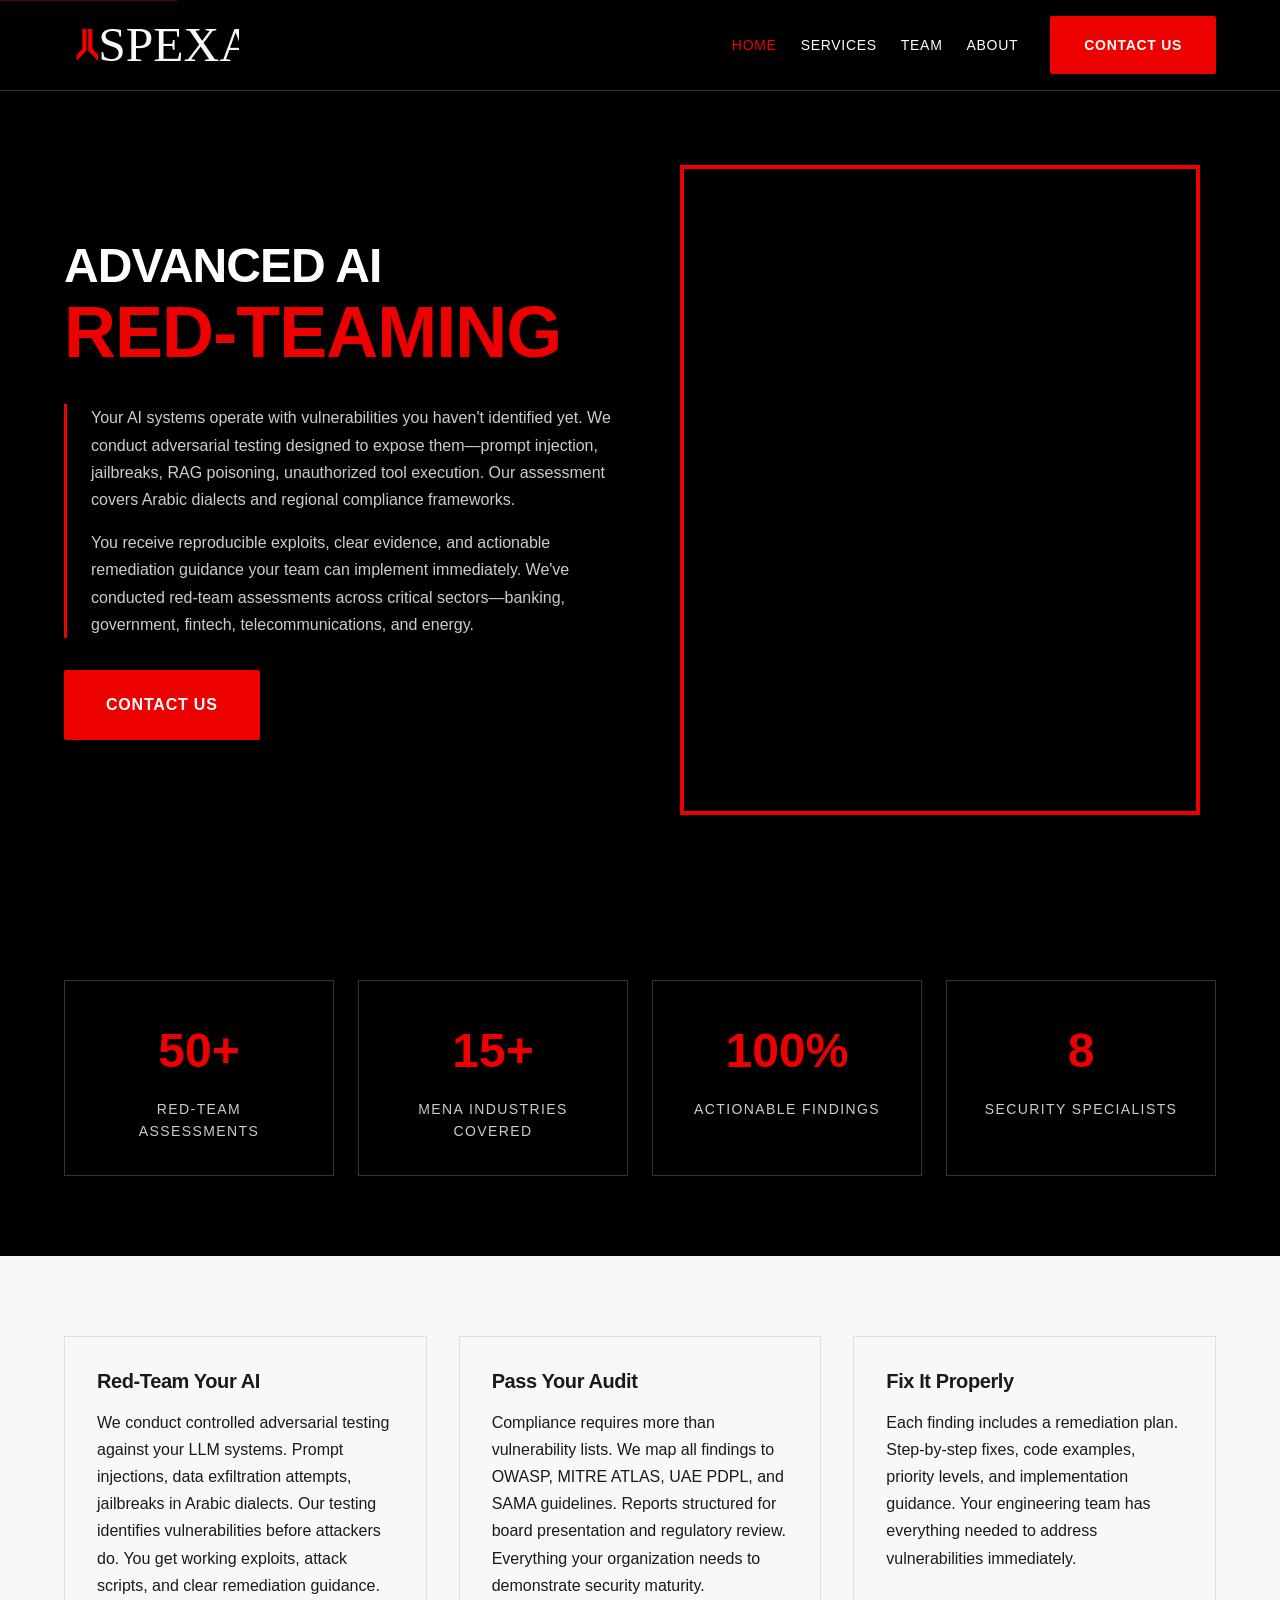
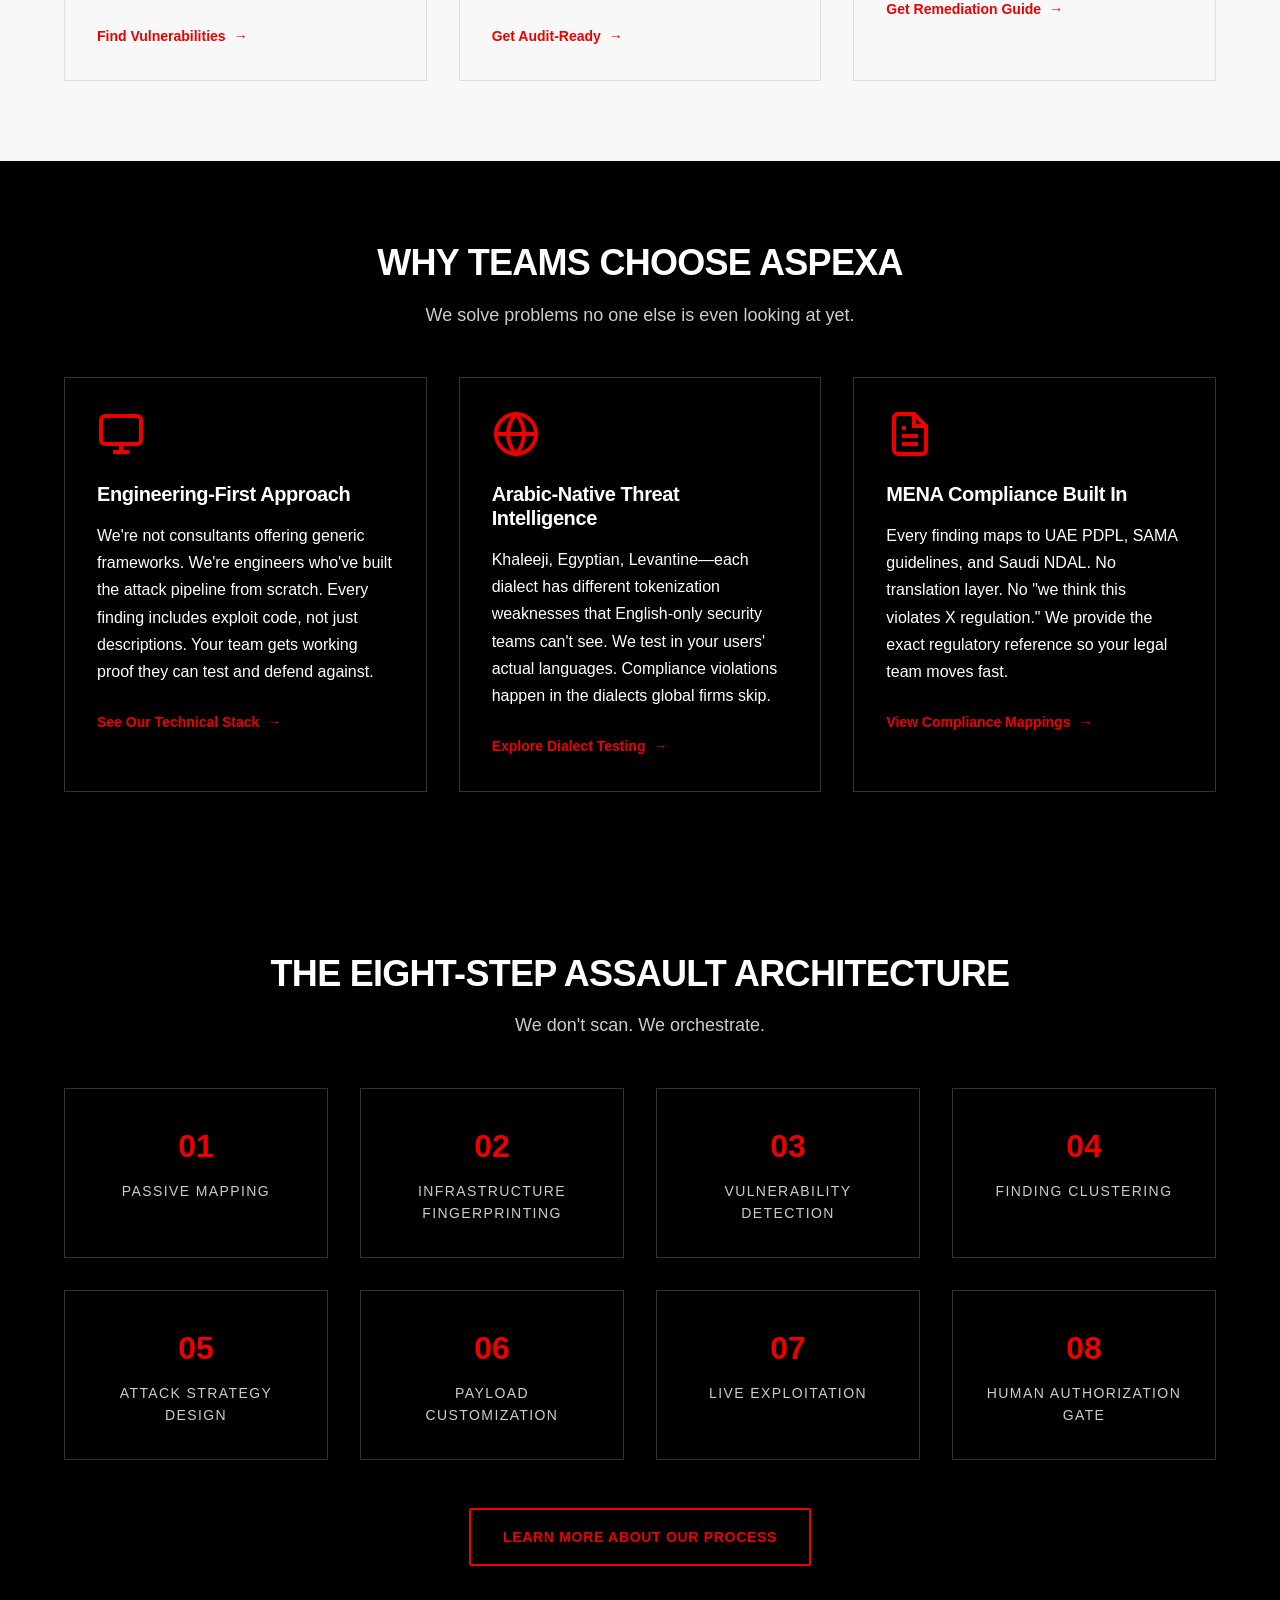
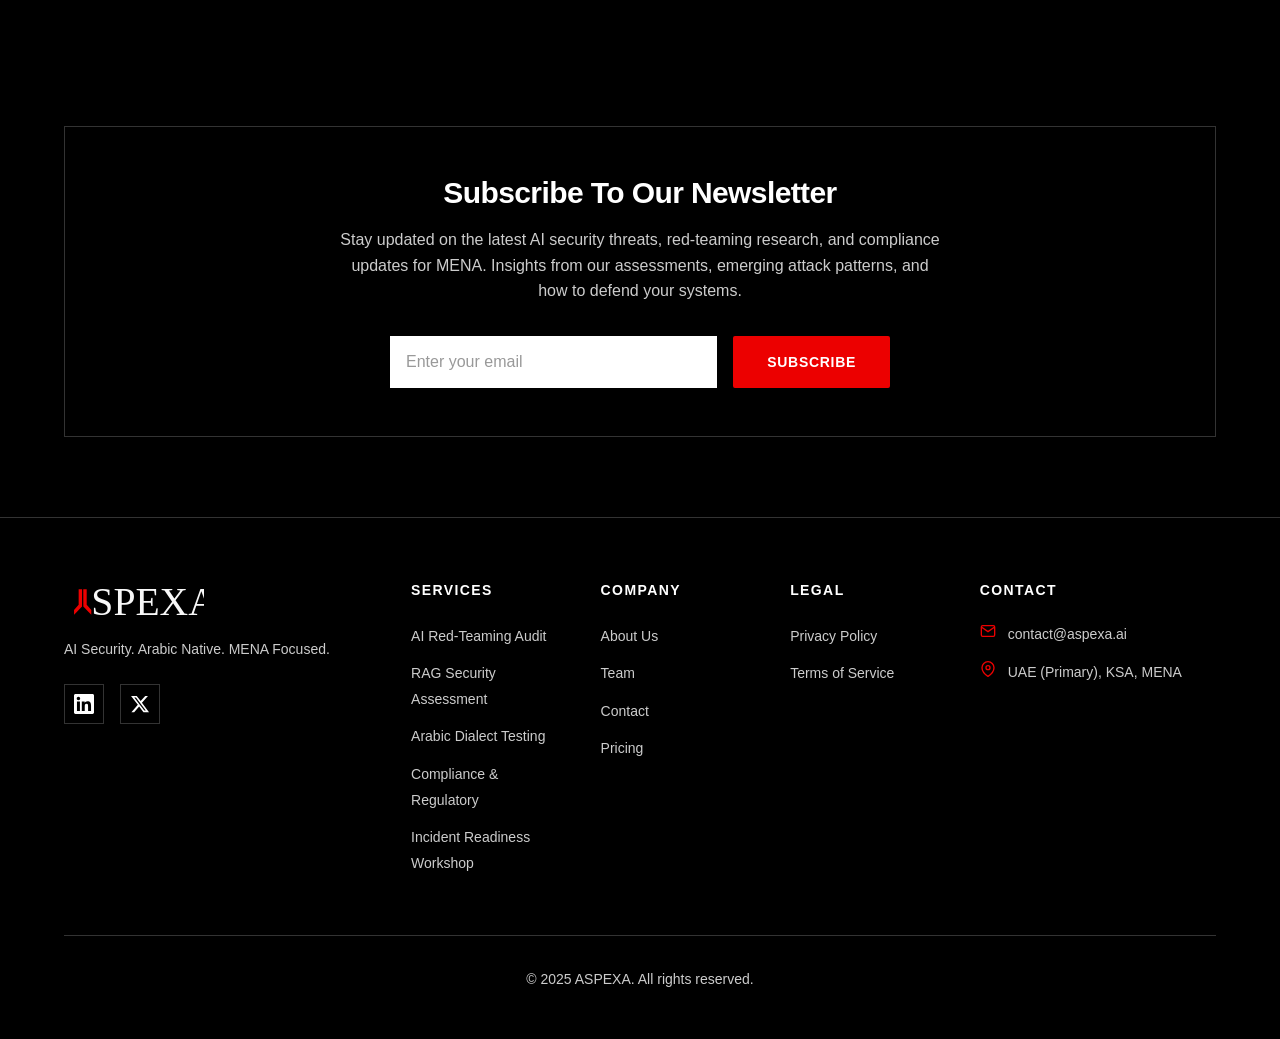
<file: index.html>
<!DOCTYPE html>
<html lang="en">
<head>
  <meta charset="UTF-8">
  <meta name="viewport" content="width=device-width, initial-scale=1.0">
  <meta name="description" content="ASPEXA - Advanced AI Red-Teaming for MENA. We conduct adversarial testing against LLM systems in Arabic dialects with regional compliance mapping.">
  <meta name="keywords" content="AI security, red-teaming, Arabic AI, MENA cybersecurity, LLM security, prompt injection, RAG security">
  <meta name="author" content="ASPEXA">

  <!-- Open Graph -->
  <meta property="og:title" content="ASPEXA - Advanced AI Red-Teaming">
  <meta property="og:description" content="AI Security. Arabic Native. MENA Focused. We red-team AI systems in Arabic dialects and regional contexts.">
  <meta property="og:type" content="website">
  <meta property="og:url" content="https://aspexa.ai">
  <meta property="og:image" content="logos/PNG/Primary Logo/Aspexa_Logo_2025_Primary_White.png">

  <!-- Favicon -->
  <link rel="icon" type="image/png" href="logos/PNG/Snake Icons/Snake Head Icon Red.png">

  <title>ASPEXA - Advanced AI Red-Teaming</title>
  <link rel="stylesheet" href="css/styles.css">
</head>
<body>
  <!-- Skip to content link for accessibility -->
  <a href="#main-content" class="skip-link">Skip to main content</a>

  <!-- Navigation -->
  <nav class="navbar" role="navigation" aria-label="Main navigation">
    <div class="container navbar-inner">
      <a href="index.html" class="navbar-logo" aria-label="ASPEXA Home">
        <img src="logos/SVG/Primary Logo/Aspexa_Logo_2025_Primary_White.svg" alt="ASPEXA Logo" width="140" height="40">
      </a>

      <div class="navbar-menu">
        <ul class="navbar-links">
          <li><a href="index.html" class="navbar-link active">Home</a></li>
          <li><a href="services.html" class="navbar-link">Services</a></li>
          <li><a href="team.html" class="navbar-link">Team</a></li>
          <li><a href="about.html" class="navbar-link">About</a></li>
        </ul>
        <a href="contact.html" class="btn btn-primary">Contact Us</a>
      </div>

      <button class="navbar-toggle" aria-label="Toggle menu" aria-expanded="false">
        <span></span>
        <span></span>
        <span></span>
      </button>
    </div>
  </nav>

  <!-- Mobile Menu -->
  <div class="mobile-menu" id="mobile-menu" role="navigation" aria-label="Mobile navigation">
    <ul class="mobile-menu-links">
      <li><a href="index.html" class="mobile-menu-link">Home</a></li>
      <li><a href="services.html" class="mobile-menu-link">Services</a></li>
      <li><a href="team.html" class="mobile-menu-link">Team</a></li>
      <li><a href="about.html" class="mobile-menu-link">About</a></li>
      <li><a href="contact.html" class="mobile-menu-link">Contact</a></li>
      <li><a href="pricing.html" class="mobile-menu-link">Pricing</a></li>
    </ul>
  </div>

  <!-- Main Content -->
  <main id="main-content">
    <!-- Hero Section -->
    <section class="hero section-dark">
      <div class="container">
        <div class="hero-grid">
          <!-- Left Column: Text Content -->
          <div class="hero-content">
            <h1 class="hero-headline">
              <span class="hero-headline-white">Advanced AI</span>
              <span class="hero-headline-red">Red-Teaming</span>
            </h1>
            <div class="hero-text-container">
              <p class="hero-subheadline">
                Your AI systems operate with vulnerabilities you haven't identified yet. We conduct adversarial testing designed to expose them—prompt injection, jailbreaks, RAG poisoning, unauthorized tool execution. Our assessment covers Arabic dialects and regional compliance frameworks.
              </p>
              <p class="hero-subheadline">
                You receive reproducible exploits, clear evidence, and actionable remediation guidance your team can implement immediately. We've conducted red-team assessments across critical sectors—banking, government, fintech, telecommunications, and energy.
              </p>
            </div>
            <a href="contact.html" class="btn btn-primary btn-lg">Contact Us</a>
          </div>
          <!-- Right Column: Red Box Visual -->
          <div class="hero-visual">
            <div class="hero-red-box"></div>
          </div>
        </div>
      </div>
    </section>

    <!-- Stats Section -->
    <section class="section section-dark">
      <div class="container">
        <div class="stats-grid">
          <div class="stat-card">
            <div class="stat-number">50+</div>
            <div class="stat-label">Red-Team Assessments</div>
          </div>
          <div class="stat-card">
            <div class="stat-number">15+</div>
            <div class="stat-label">MENA Industries Covered</div>
          </div>
          <div class="stat-card">
            <div class="stat-number">100%</div>
            <div class="stat-label">Actionable Findings</div>
          </div>
          <div class="stat-card">
            <div class="stat-number">8</div>
            <div class="stat-label">Security Specialists</div>
          </div>
        </div>
      </div>
    </section>

    <!-- Service Cards Section -->
    <section class="section section-light">
      <div class="container">
        <div class="grid grid-3">
          <article class="card">
            <h3 class="card-title">Red-Team Your AI</h3>
            <p class="card-content">
              We conduct controlled adversarial testing against your LLM systems. Prompt injections, data exfiltration attempts, jailbreaks in Arabic dialects. Our testing identifies vulnerabilities before attackers do. You get working exploits, attack scripts, and clear remediation guidance.
            </p>
            <a href="services.html" class="link-arrow">Find Vulnerabilities <span aria-hidden="true">&rarr;</span></a>
          </article>

          <article class="card">
            <h3 class="card-title">Pass Your Audit</h3>
            <p class="card-content">
              Compliance requires more than vulnerability lists. We map all findings to OWASP, MITRE ATLAS, UAE PDPL, and SAMA guidelines. Reports structured for board presentation and regulatory review. Everything your organization needs to demonstrate security maturity.
            </p>
            <a href="services.html" class="link-arrow">Get Audit-Ready <span aria-hidden="true">&rarr;</span></a>
          </article>

          <article class="card">
            <h3 class="card-title">Fix It Properly</h3>
            <p class="card-content">
              Each finding includes a remediation plan. Step-by-step fixes, code examples, priority levels, and implementation guidance. Your engineering team has everything needed to address vulnerabilities immediately.
            </p>
            <a href="services.html" class="link-arrow">Get Remediation Guide <span aria-hidden="true">&rarr;</span></a>
          </article>
        </div>
      </div>
    </section>

    <!-- Why Choose Us Section -->
    <section class="section section-dark">
      <div class="container">
        <div class="section-header text-center">
          <h2 class="section-title">Why Teams Choose ASPEXA</h2>
          <p class="section-subtitle" style="margin: 0 auto;">We solve problems no one else is even looking at yet.</p>
        </div>

        <div class="grid grid-3">
          <article class="card card-dark">
            <svg class="card-icon" viewBox="0 0 24 24" fill="none" stroke="currentColor" stroke-width="2" aria-hidden="true">
              <rect x="2" y="3" width="20" height="14" rx="2" ry="2"></rect>
              <line x1="8" y1="21" x2="16" y2="21"></line>
              <line x1="12" y1="17" x2="12" y2="21"></line>
            </svg>
            <h3 class="card-title">Engineering-First Approach</h3>
            <p class="card-content">
              We're not consultants offering generic frameworks. We're engineers who've built the attack pipeline from scratch. Every finding includes exploit code, not just descriptions. Your team gets working proof they can test and defend against.
            </p>
            <a href="about.html" class="link-arrow">See Our Technical Stack <span aria-hidden="true">&rarr;</span></a>
          </article>

          <article class="card card-dark">
            <svg class="card-icon" viewBox="0 0 24 24" fill="none" stroke="currentColor" stroke-width="2" aria-hidden="true">
              <circle cx="12" cy="12" r="10"></circle>
              <line x1="2" y1="12" x2="22" y2="12"></line>
              <path d="M12 2a15.3 15.3 0 0 1 4 10 15.3 15.3 0 0 1-4 10 15.3 15.3 0 0 1-4-10 15.3 15.3 0 0 1 4-10z"></path>
            </svg>
            <h3 class="card-title">Arabic-Native Threat Intelligence</h3>
            <p class="card-content">
              Khaleeji, Egyptian, Levantine—each dialect has different tokenization weaknesses that English-only security teams can't see. We test in your users' actual languages. Compliance violations happen in the dialects global firms skip.
            </p>
            <a href="services.html" class="link-arrow">Explore Dialect Testing <span aria-hidden="true">&rarr;</span></a>
          </article>

          <article class="card card-dark">
            <svg class="card-icon" viewBox="0 0 24 24" fill="none" stroke="currentColor" stroke-width="2" aria-hidden="true">
              <path d="M14 2H6a2 2 0 0 0-2 2v16a2 2 0 0 0 2 2h12a2 2 0 0 0 2-2V8z"></path>
              <polyline points="14 2 14 8 20 8"></polyline>
              <line x1="16" y1="13" x2="8" y2="13"></line>
              <line x1="16" y1="17" x2="8" y2="17"></line>
              <polyline points="10 9 9 9 8 9"></polyline>
            </svg>
            <h3 class="card-title">MENA Compliance Built In</h3>
            <p class="card-content">
              Every finding maps to UAE PDPL, SAMA guidelines, and Saudi NDAL. No translation layer. No "we think this violates X regulation." We provide the exact regulatory reference so your legal team moves fast.
            </p>
            <a href="about.html" class="link-arrow">View Compliance Mappings <span aria-hidden="true">&rarr;</span></a>
          </article>
        </div>
      </div>
    </section>

    <!-- Methodology Section -->
    <section class="section section-dark">
      <div class="container">
        <div class="section-header text-center">
          <h2 class="section-title">The Eight-Step Assault Architecture</h2>
          <p class="section-subtitle" style="margin: 0 auto;">We don't scan. We orchestrate.</p>
        </div>

        <div class="grid grid-4">
          <div class="stat-card">
            <div class="stat-number" style="font-size: 2rem;">01</div>
            <div class="stat-label">Passive Mapping</div>
          </div>
          <div class="stat-card">
            <div class="stat-number" style="font-size: 2rem;">02</div>
            <div class="stat-label">Infrastructure Fingerprinting</div>
          </div>
          <div class="stat-card">
            <div class="stat-number" style="font-size: 2rem;">03</div>
            <div class="stat-label">Vulnerability Detection</div>
          </div>
          <div class="stat-card">
            <div class="stat-number" style="font-size: 2rem;">04</div>
            <div class="stat-label">Finding Clustering</div>
          </div>
          <div class="stat-card">
            <div class="stat-number" style="font-size: 2rem;">05</div>
            <div class="stat-label">Attack Strategy Design</div>
          </div>
          <div class="stat-card">
            <div class="stat-number" style="font-size: 2rem;">06</div>
            <div class="stat-label">Payload Customization</div>
          </div>
          <div class="stat-card">
            <div class="stat-number" style="font-size: 2rem;">07</div>
            <div class="stat-label">Live Exploitation</div>
          </div>
          <div class="stat-card">
            <div class="stat-number" style="font-size: 2rem;">08</div>
            <div class="stat-label">Human Authorization Gate</div>
          </div>
        </div>

        <div class="text-center" style="margin-top: var(--space-12);">
          <a href="about.html#methodology" class="btn btn-secondary">Learn More About Our Process</a>
        </div>
      </div>
    </section>

    <!-- Newsletter Section -->
    <section class="section section-dark">
      <div class="container">
        <div class="newsletter">
          <h2 class="newsletter-title">Subscribe To Our Newsletter</h2>
          <p class="newsletter-subtitle">
            Stay updated on the latest AI security threats, red-teaming research, and compliance updates for MENA. Insights from our assessments, emerging attack patterns, and how to defend your systems.
          </p>
          <form class="newsletter-form" action="#" method="POST">
            <label for="newsletter-email" class="sr-only">Email address</label>
            <input type="email" id="newsletter-email" name="email" class="newsletter-input" placeholder="Enter your email" required>
            <button type="submit" class="btn btn-primary">Subscribe</button>
          </form>
        </div>
      </div>
    </section>
  </main>

  <!-- Footer -->
  <footer class="footer" role="contentinfo">
    <div class="container">
      <div class="footer-grid">
        <!-- Brand Column -->
        <div class="footer-brand">
          <img src="logos/SVG/Primary Logo/Aspexa_Logo_2025_Primary_White.svg" alt="ASPEXA" class="footer-brand-logo" width="140" height="40">
          <p class="footer-tagline">AI Security. Arabic Native. MENA Focused.</p>
          <div class="footer-social">
            <a href="https://linkedin.com/company/aspexa" aria-label="LinkedIn" target="_blank" rel="noopener noreferrer">
              <svg width="20" height="20" viewBox="0 0 24 24" fill="currentColor" aria-hidden="true">
                <path d="M20.447 20.452h-3.554v-5.569c0-1.328-.027-3.037-1.852-3.037-1.853 0-2.136 1.445-2.136 2.939v5.667H9.351V9h3.414v1.561h.046c.477-.9 1.637-1.85 3.37-1.85 3.601 0 4.267 2.37 4.267 5.455v6.286zM5.337 7.433c-1.144 0-2.063-.926-2.063-2.065 0-1.138.92-2.063 2.063-2.063 1.14 0 2.064.925 2.064 2.063 0 1.139-.925 2.065-2.064 2.065zm1.782 13.019H3.555V9h3.564v11.452zM22.225 0H1.771C.792 0 0 .774 0 1.729v20.542C0 23.227.792 24 1.771 24h20.451C23.2 24 24 23.227 24 22.271V1.729C24 .774 23.2 0 22.222 0h.003z"/>
              </svg>
            </a>
            <a href="https://twitter.com/aspexa_ai" aria-label="Twitter" target="_blank" rel="noopener noreferrer">
              <svg width="20" height="20" viewBox="0 0 24 24" fill="currentColor" aria-hidden="true">
                <path d="M18.244 2.25h3.308l-7.227 8.26 8.502 11.24H16.17l-5.214-6.817L4.99 21.75H1.68l7.73-8.835L1.254 2.25H8.08l4.713 6.231zm-1.161 17.52h1.833L7.084 4.126H5.117z"/>
              </svg>
            </a>
          </div>
        </div>

        <!-- Services Column -->
        <div>
          <h3 class="footer-heading">Services</h3>
          <ul class="footer-links">
            <li><a href="services.html#red-teaming">AI Red-Teaming Audit</a></li>
            <li><a href="services.html#rag">RAG Security Assessment</a></li>
            <li><a href="services.html#arabic">Arabic Dialect Testing</a></li>
            <li><a href="services.html#compliance">Compliance & Regulatory</a></li>
            <li><a href="services.html#workshop">Incident Readiness Workshop</a></li>
          </ul>
        </div>

        <!-- Company Column -->
        <div>
          <h3 class="footer-heading">Company</h3>
          <ul class="footer-links">
            <li><a href="about.html">About Us</a></li>
            <li><a href="team.html">Team</a></li>
            <li><a href="contact.html">Contact</a></li>
            <li><a href="pricing.html">Pricing</a></li>
          </ul>
        </div>

        <!-- Legal Column -->
        <div>
          <h3 class="footer-heading">Legal</h3>
          <ul class="footer-links">
            <li><a href="privacy.html">Privacy Policy</a></li>
            <li><a href="terms.html">Terms of Service</a></li>
          </ul>
        </div>

        <!-- Contact Column -->
        <div>
          <h3 class="footer-heading">Contact</h3>
          <div class="footer-contact-item">
            <svg width="16" height="16" viewBox="0 0 24 24" fill="none" stroke="currentColor" stroke-width="2" aria-hidden="true">
              <path d="M4 4h16c1.1 0 2 .9 2 2v12c0 1.1-.9 2-2 2H4c-1.1 0-2-.9-2-2V6c0-1.1.9-2 2-2z"></path>
              <polyline points="22,6 12,13 2,6"></polyline>
            </svg>
            <span>contact@aspexa.ai</span>
          </div>
          <div class="footer-contact-item">
            <svg width="16" height="16" viewBox="0 0 24 24" fill="none" stroke="currentColor" stroke-width="2" aria-hidden="true">
              <path d="M21 10c0 7-9 13-9 13s-9-6-9-13a9 9 0 0 1 18 0z"></path>
              <circle cx="12" cy="10" r="3"></circle>
            </svg>
            <span>UAE (Primary), KSA, MENA</span>
          </div>
        </div>
      </div>

      <div class="footer-bottom">
        <p>&copy; 2025 ASPEXA. All rights reserved.</p>
      </div>
    </div>
  </footer>

  <script src="js/main.js"></script>
</body>
</html>
</file>
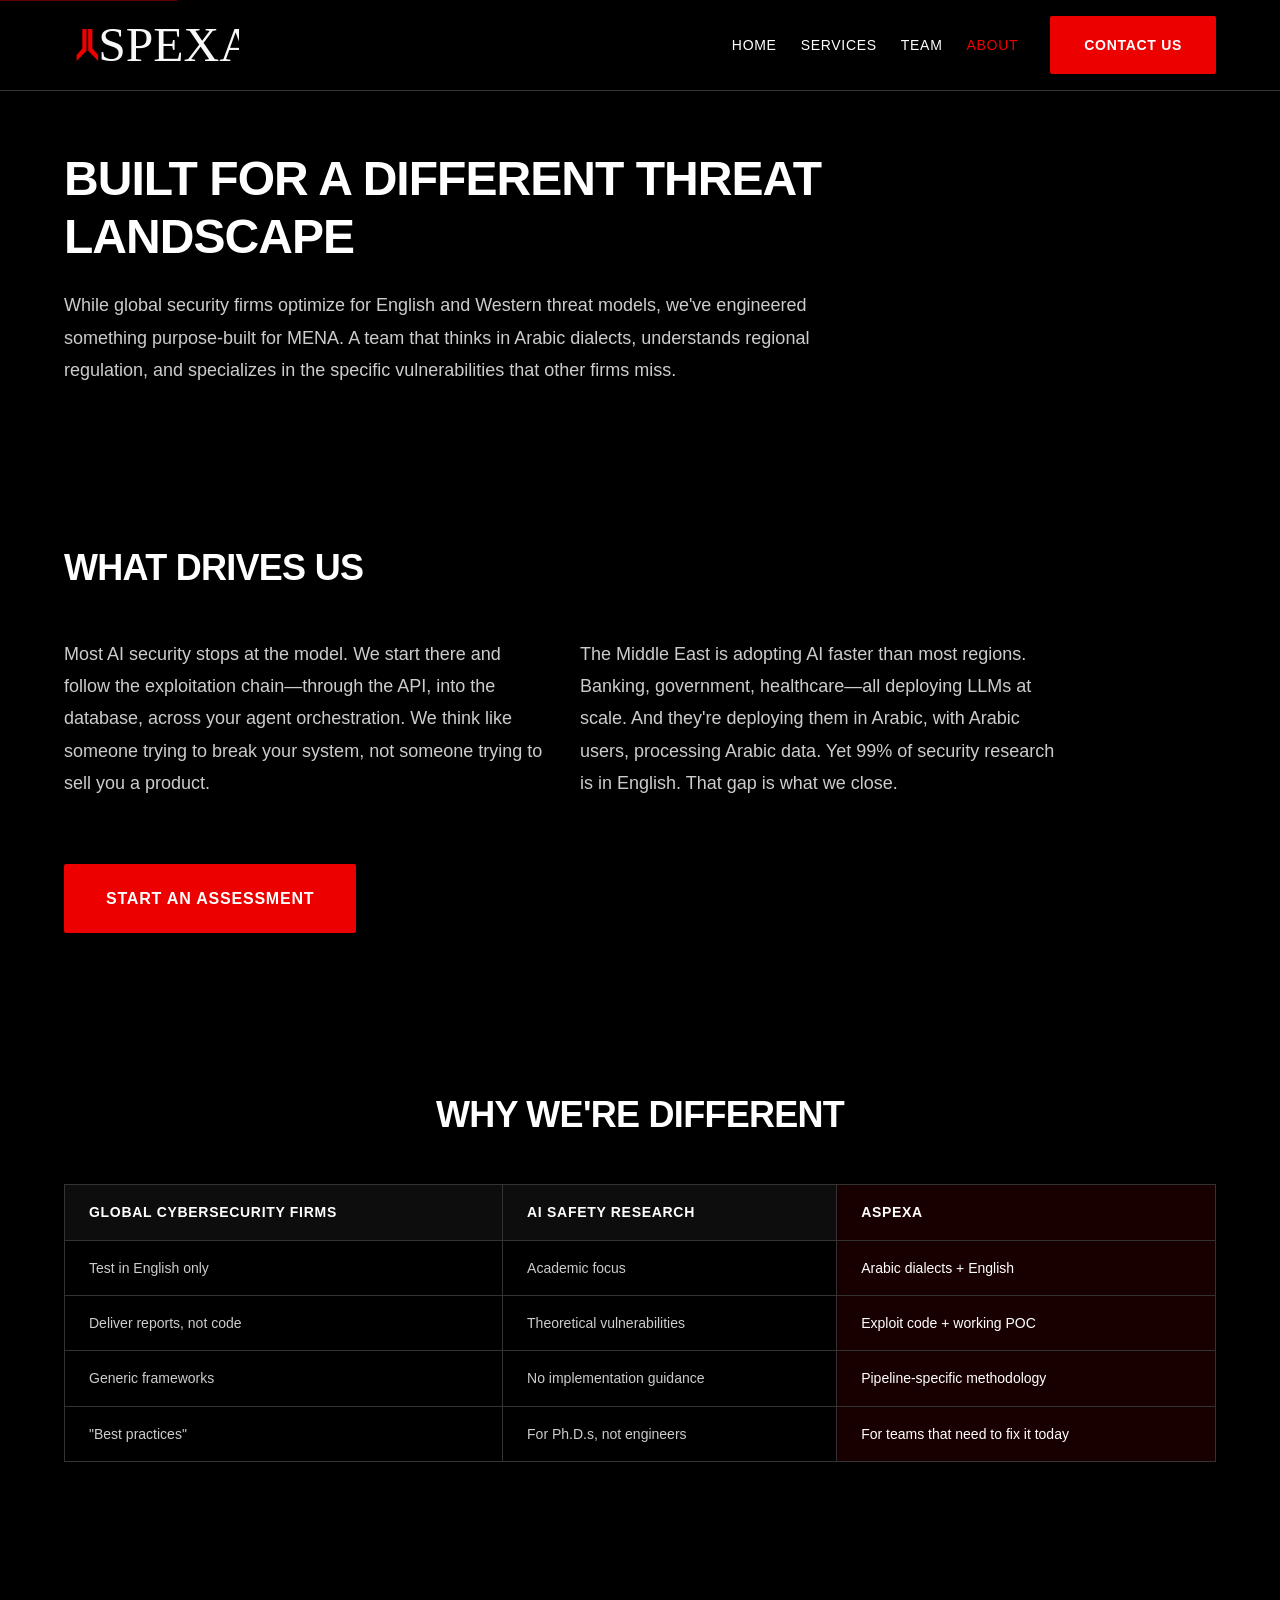
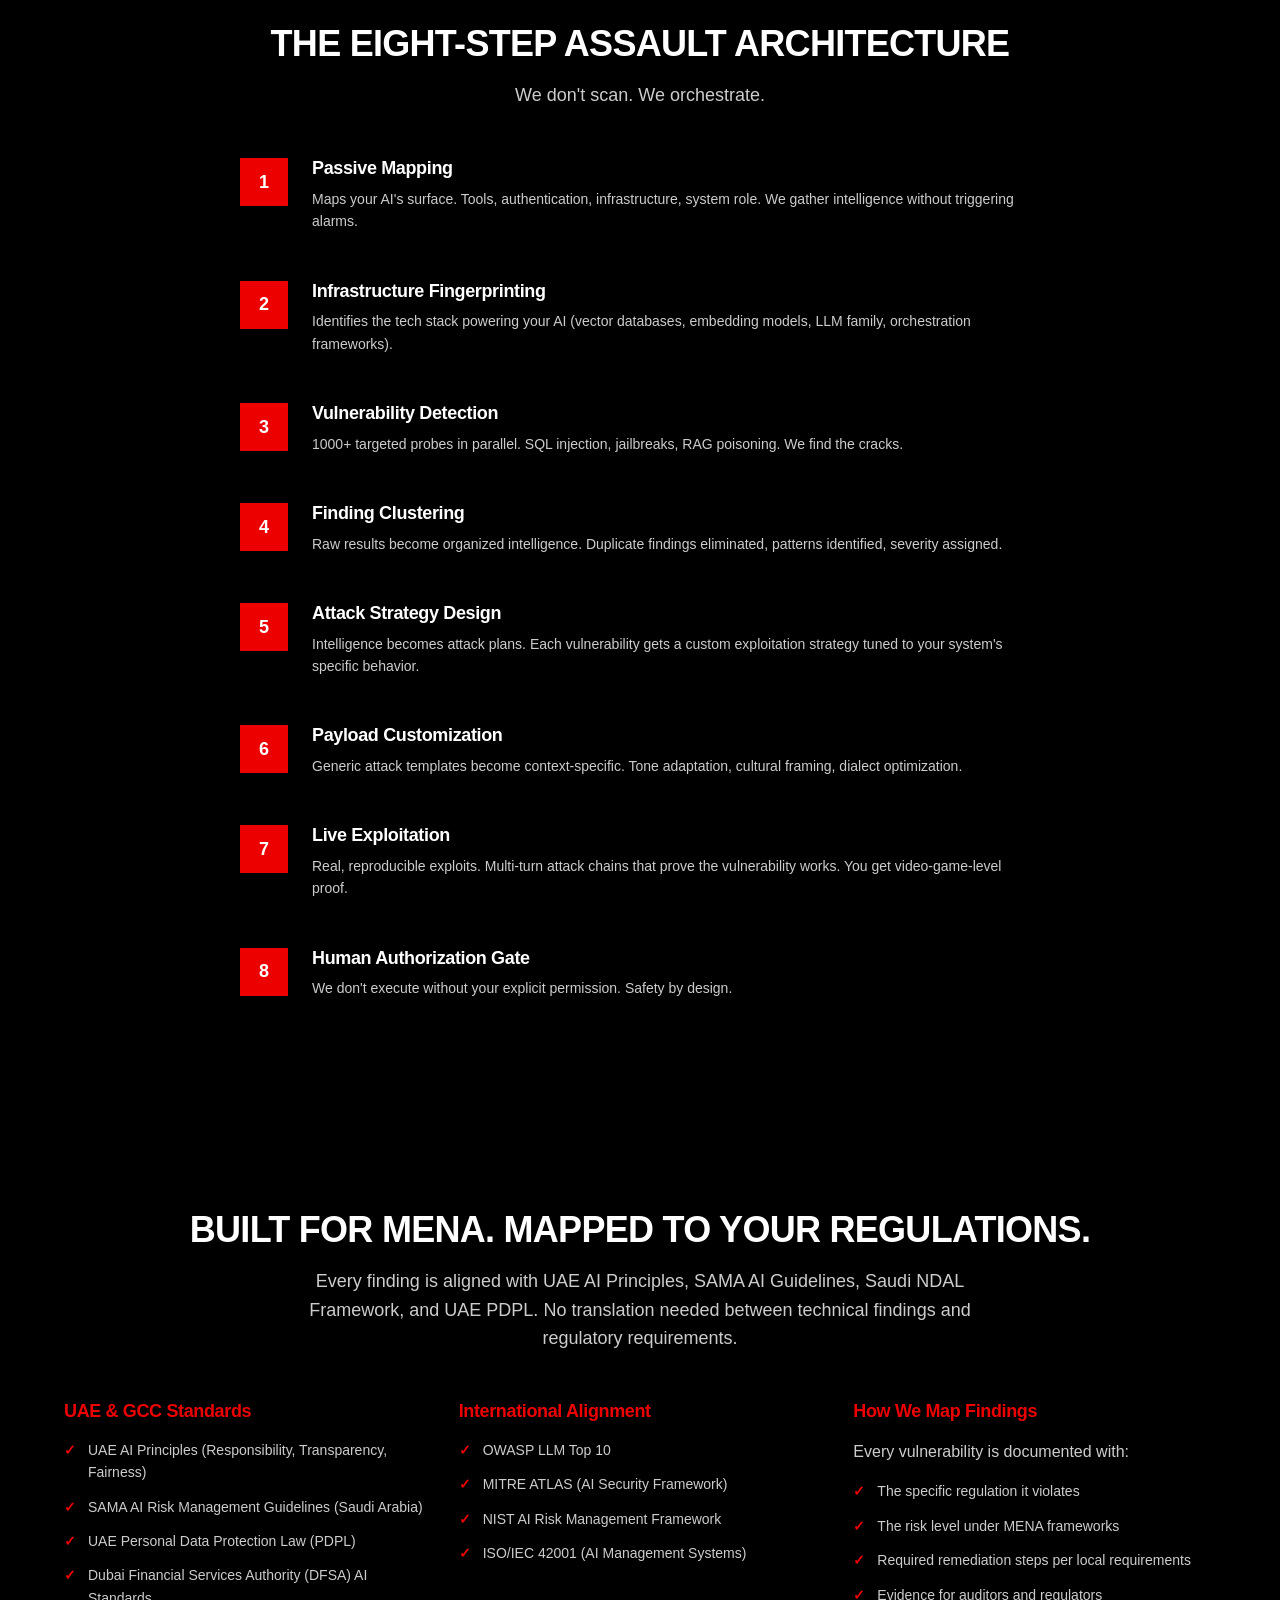
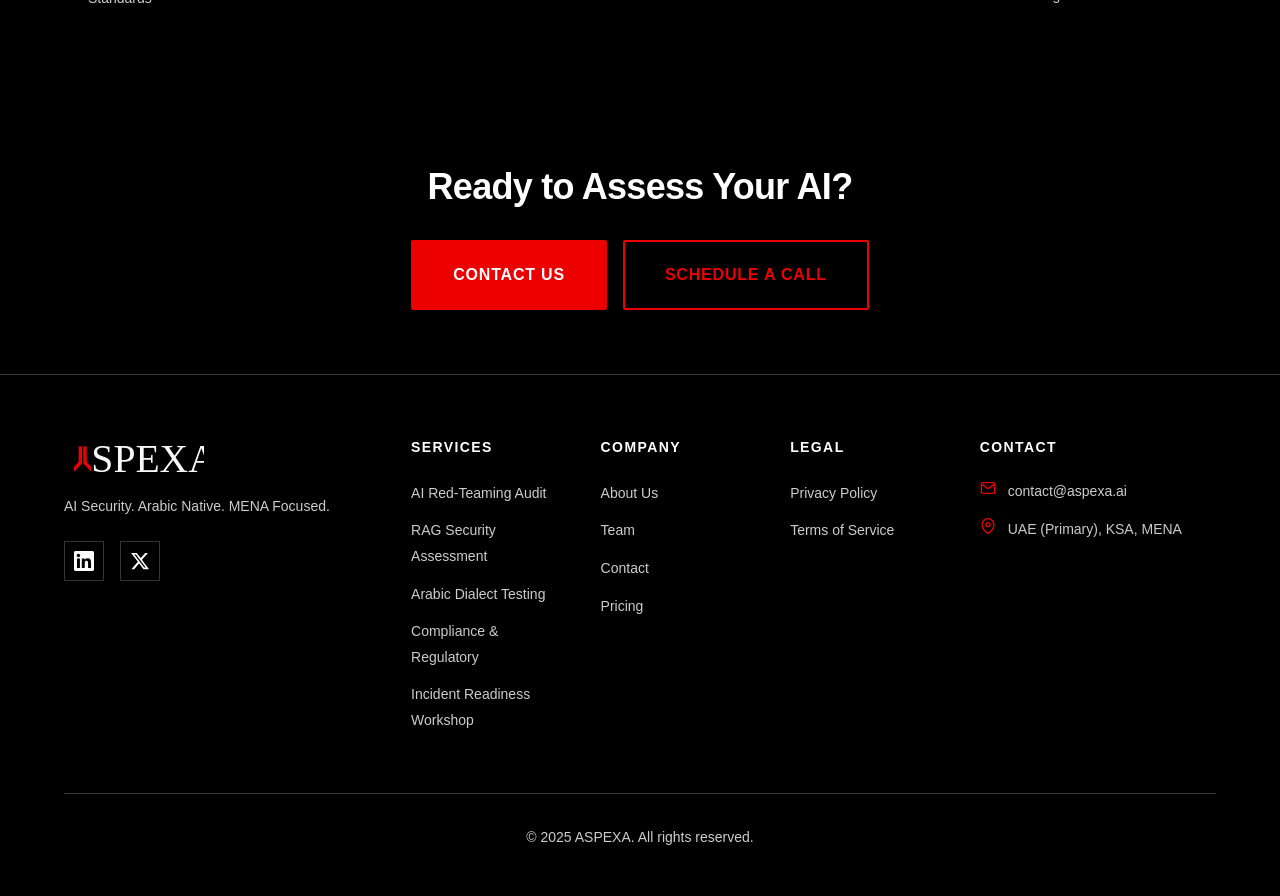
<file: about.html>
<!DOCTYPE html>
<html lang="en">
<head>
  <meta charset="UTF-8">
  <meta name="viewport" content="width=device-width, initial-scale=1.0">
  <meta name="description" content="About ASPEXA - Built for a different threat landscape. AI red-teaming specialists for Arabic dialects and MENA region compliance.">
  <meta name="keywords" content="AI security, red-teaming, Arabic AI, MENA cybersecurity, about ASPEXA">
  <meta name="author" content="ASPEXA">

  <!-- Open Graph -->
  <meta property="og:title" content="About ASPEXA - AI Red-Teaming Specialists">
  <meta property="og:description" content="Built for a different threat landscape. AI security engineered for MENA.">
  <meta property="og:type" content="website">
  <meta property="og:url" content="https://aspexa.ai/about">

  <!-- Favicon -->
  <link rel="icon" type="image/png" href="logos/PNG/Snake Icons/Snake Head Icon Red.png">

  <title>About Us - ASPEXA</title>
  <link rel="stylesheet" href="css/styles.css">
</head>
<body>
  <a href="#main-content" class="skip-link">Skip to main content</a>

  <!-- Navigation -->
  <nav class="navbar" role="navigation" aria-label="Main navigation">
    <div class="container navbar-inner">
      <a href="index.html" class="navbar-logo" aria-label="ASPEXA Home">
        <img src="logos/SVG/Primary Logo/Aspexa_Logo_2025_Primary_White.svg" alt="ASPEXA Logo" width="140" height="40">
      </a>

      <div class="navbar-menu">
        <ul class="navbar-links">
          <li><a href="index.html" class="navbar-link">Home</a></li>
          <li><a href="services.html" class="navbar-link">Services</a></li>
          <li><a href="team.html" class="navbar-link">Team</a></li>
          <li><a href="about.html" class="navbar-link active">About</a></li>
        </ul>
        <a href="contact.html" class="btn btn-primary">Contact Us</a>
      </div>

      <button class="navbar-toggle" aria-label="Toggle menu" aria-expanded="false">
        <span></span>
        <span></span>
        <span></span>
      </button>
    </div>
  </nav>

  <!-- Mobile Menu -->
  <div class="mobile-menu" id="mobile-menu" role="navigation" aria-label="Mobile navigation">
    <ul class="mobile-menu-links">
      <li><a href="index.html" class="mobile-menu-link">Home</a></li>
      <li><a href="services.html" class="mobile-menu-link">Services</a></li>
      <li><a href="team.html" class="mobile-menu-link">Team</a></li>
      <li><a href="about.html" class="mobile-menu-link">About</a></li>
      <li><a href="contact.html" class="mobile-menu-link">Contact</a></li>
      <li><a href="pricing.html" class="mobile-menu-link">Pricing</a></li>
    </ul>
  </div>

  <!-- Main Content -->
  <main id="main-content">
    <!-- Page Header -->
    <section class="page-header section-dark">
      <div class="container">
        <div class="page-header-content">
          <h1 class="page-title">Built For A Different Threat Landscape</h1>
          <p class="page-subtitle">
            While global security firms optimize for English and Western threat models, we've engineered something purpose-built for MENA. A team that thinks in Arabic dialects, understands regional regulation, and specializes in the specific vulnerabilities that other firms miss.
          </p>
        </div>
      </div>
    </section>

    <!-- Mission & Philosophy Section -->
    <section class="section section-dark">
      <div class="container">
        <div class="section-header">
          <h2 class="section-title">What Drives Us</h2>
        </div>

        <div class="grid grid-2" style="max-width: 1000px;">
          <div>
            <p style="font-size: 1.125rem; line-height: 1.8; color: var(--color-text-light);">
              Most AI security stops at the model. We start there and follow the exploitation chain—through the API, into the database, across your agent orchestration. We think like someone trying to break your system, not someone trying to sell you a product.
            </p>
          </div>
          <div>
            <p style="font-size: 1.125rem; line-height: 1.8; color: var(--color-text-light);">
              The Middle East is adopting AI faster than most regions. Banking, government, healthcare—all deploying LLMs at scale. And they're deploying them in Arabic, with Arabic users, processing Arabic data. Yet 99% of security research is in English. That gap is what we close.
            </p>
          </div>
        </div>

        <div style="margin-top: var(--space-12);">
          <a href="contact.html" class="btn btn-primary btn-lg">Start An Assessment</a>
        </div>
      </div>
    </section>

    <!-- How We're Different Section -->
    <section class="section section-dark">
      <div class="container">
        <div class="section-header text-center">
          <h2 class="section-title">Why We're Different</h2>
        </div>

        <div style="overflow-x: auto;">
          <table class="comparison-table">
            <thead>
              <tr>
                <th>Global Cybersecurity Firms</th>
                <th>AI Safety Research</th>
                <th class="highlight">ASPEXA</th>
              </tr>
            </thead>
            <tbody>
              <tr>
                <td>Test in English only</td>
                <td>Academic focus</td>
                <td class="highlight">Arabic dialects + English</td>
              </tr>
              <tr>
                <td>Deliver reports, not code</td>
                <td>Theoretical vulnerabilities</td>
                <td class="highlight">Exploit code + working POC</td>
              </tr>
              <tr>
                <td>Generic frameworks</td>
                <td>No implementation guidance</td>
                <td class="highlight">Pipeline-specific methodology</td>
              </tr>
              <tr>
                <td>"Best practices"</td>
                <td>For Ph.D.s, not engineers</td>
                <td class="highlight">For teams that need to fix it today</td>
              </tr>
            </tbody>
          </table>
        </div>
      </div>
    </section>

    <!-- Methodology Deep-Dive Section -->
    <section class="section section-dark" id="methodology">
      <div class="container">
        <div class="section-header text-center">
          <h2 class="section-title">The Eight-Step Assault Architecture</h2>
          <p class="section-subtitle" style="margin: 0 auto;">We don't scan. We orchestrate.</p>
        </div>

        <div class="timeline" style="max-width: 800px; margin: 0 auto;">
          <div class="timeline-item">
            <div class="timeline-number">1</div>
            <div class="timeline-content">
              <h4>Passive Mapping</h4>
              <p>Maps your AI's surface. Tools, authentication, infrastructure, system role. We gather intelligence without triggering alarms.</p>
            </div>
          </div>

          <div class="timeline-item">
            <div class="timeline-number">2</div>
            <div class="timeline-content">
              <h4>Infrastructure Fingerprinting</h4>
              <p>Identifies the tech stack powering your AI (vector databases, embedding models, LLM family, orchestration frameworks).</p>
            </div>
          </div>

          <div class="timeline-item">
            <div class="timeline-number">3</div>
            <div class="timeline-content">
              <h4>Vulnerability Detection</h4>
              <p>1000+ targeted probes in parallel. SQL injection, jailbreaks, RAG poisoning. We find the cracks.</p>
            </div>
          </div>

          <div class="timeline-item">
            <div class="timeline-number">4</div>
            <div class="timeline-content">
              <h4>Finding Clustering</h4>
              <p>Raw results become organized intelligence. Duplicate findings eliminated, patterns identified, severity assigned.</p>
            </div>
          </div>

          <div class="timeline-item">
            <div class="timeline-number">5</div>
            <div class="timeline-content">
              <h4>Attack Strategy Design</h4>
              <p>Intelligence becomes attack plans. Each vulnerability gets a custom exploitation strategy tuned to your system's specific behavior.</p>
            </div>
          </div>

          <div class="timeline-item">
            <div class="timeline-number">6</div>
            <div class="timeline-content">
              <h4>Payload Customization</h4>
              <p>Generic attack templates become context-specific. Tone adaptation, cultural framing, dialect optimization.</p>
            </div>
          </div>

          <div class="timeline-item">
            <div class="timeline-number">7</div>
            <div class="timeline-content">
              <h4>Live Exploitation</h4>
              <p>Real, reproducible exploits. Multi-turn attack chains that prove the vulnerability works. You get video-game-level proof.</p>
            </div>
          </div>

          <div class="timeline-item">
            <div class="timeline-number">8</div>
            <div class="timeline-content">
              <h4>Human Authorization Gate</h4>
              <p>We don't execute without your explicit permission. Safety by design.</p>
            </div>
          </div>
        </div>
      </div>
    </section>

    <!-- Compliance & Regulatory Section -->
    <section class="section section-dark">
      <div class="container">
        <div class="section-header text-center">
          <h2 class="section-title">Built For MENA. Mapped To Your Regulations.</h2>
          <p class="section-subtitle" style="margin: 0 auto;">
            Every finding is aligned with UAE AI Principles, SAMA AI Guidelines, Saudi NDAL Framework, and UAE PDPL. No translation needed between technical findings and regulatory requirements.
          </p>
        </div>

        <div class="compliance-grid">
          <div class="compliance-card">
            <h4>UAE & GCC Standards</h4>
            <ul class="compliance-list">
              <li>UAE AI Principles (Responsibility, Transparency, Fairness)</li>
              <li>SAMA AI Risk Management Guidelines (Saudi Arabia)</li>
              <li>UAE Personal Data Protection Law (PDPL)</li>
              <li>Dubai Financial Services Authority (DFSA) AI Standards</li>
            </ul>
          </div>

          <div class="compliance-card">
            <h4>International Alignment</h4>
            <ul class="compliance-list">
              <li>OWASP LLM Top 10</li>
              <li>MITRE ATLAS (AI Security Framework)</li>
              <li>NIST AI Risk Management Framework</li>
              <li>ISO/IEC 42001 (AI Management Systems)</li>
            </ul>
          </div>

          <div class="compliance-card">
            <h4>How We Map Findings</h4>
            <p style="color: var(--color-text-light); margin-bottom: var(--space-4);">Every vulnerability is documented with:</p>
            <ul class="compliance-list">
              <li>The specific regulation it violates</li>
              <li>The risk level under MENA frameworks</li>
              <li>Required remediation steps per local requirements</li>
              <li>Evidence for auditors and regulators</li>
            </ul>
          </div>
        </div>
      </div>
    </section>

    <!-- CTA Section -->
    <section class="cta-section section-dark">
      <div class="container">
        <h2 class="cta-title">Ready to Assess Your AI?</h2>
        <div class="cta-buttons">
          <a href="contact.html" class="btn btn-primary btn-lg">Contact Us</a>
          <a href="contact.html" class="btn btn-secondary btn-lg">Schedule a Call</a>
        </div>
      </div>
    </section>
  </main>

  <!-- Footer -->
  <footer class="footer" role="contentinfo">
    <div class="container">
      <div class="footer-grid">
        <div class="footer-brand">
          <img src="logos/SVG/Primary Logo/Aspexa_Logo_2025_Primary_White.svg" alt="ASPEXA" class="footer-brand-logo" width="140" height="40">
          <p class="footer-tagline">AI Security. Arabic Native. MENA Focused.</p>
          <div class="footer-social">
            <a href="https://linkedin.com/company/aspexa" aria-label="LinkedIn" target="_blank" rel="noopener noreferrer">
              <svg width="20" height="20" viewBox="0 0 24 24" fill="currentColor" aria-hidden="true">
                <path d="M20.447 20.452h-3.554v-5.569c0-1.328-.027-3.037-1.852-3.037-1.853 0-2.136 1.445-2.136 2.939v5.667H9.351V9h3.414v1.561h.046c.477-.9 1.637-1.85 3.37-1.85 3.601 0 4.267 2.37 4.267 5.455v6.286zM5.337 7.433c-1.144 0-2.063-.926-2.063-2.065 0-1.138.92-2.063 2.063-2.063 1.14 0 2.064.925 2.064 2.063 0 1.139-.925 2.065-2.064 2.065zm1.782 13.019H3.555V9h3.564v11.452zM22.225 0H1.771C.792 0 0 .774 0 1.729v20.542C0 23.227.792 24 1.771 24h20.451C23.2 24 24 23.227 24 22.271V1.729C24 .774 23.2 0 22.222 0h.003z"/>
              </svg>
            </a>
            <a href="https://twitter.com/aspexa_ai" aria-label="Twitter" target="_blank" rel="noopener noreferrer">
              <svg width="20" height="20" viewBox="0 0 24 24" fill="currentColor" aria-hidden="true">
                <path d="M18.244 2.25h3.308l-7.227 8.26 8.502 11.24H16.17l-5.214-6.817L4.99 21.75H1.68l7.73-8.835L1.254 2.25H8.08l4.713 6.231zm-1.161 17.52h1.833L7.084 4.126H5.117z"/>
              </svg>
            </a>
          </div>
        </div>

        <div>
          <h3 class="footer-heading">Services</h3>
          <ul class="footer-links">
            <li><a href="services.html#red-teaming">AI Red-Teaming Audit</a></li>
            <li><a href="services.html#rag">RAG Security Assessment</a></li>
            <li><a href="services.html#arabic">Arabic Dialect Testing</a></li>
            <li><a href="services.html#compliance">Compliance & Regulatory</a></li>
            <li><a href="services.html#workshop">Incident Readiness Workshop</a></li>
          </ul>
        </div>

        <div>
          <h3 class="footer-heading">Company</h3>
          <ul class="footer-links">
            <li><a href="about.html">About Us</a></li>
            <li><a href="team.html">Team</a></li>
            <li><a href="contact.html">Contact</a></li>
            <li><a href="pricing.html">Pricing</a></li>
          </ul>
        </div>

        <div>
          <h3 class="footer-heading">Legal</h3>
          <ul class="footer-links">
            <li><a href="privacy.html">Privacy Policy</a></li>
            <li><a href="terms.html">Terms of Service</a></li>
          </ul>
        </div>

        <div>
          <h3 class="footer-heading">Contact</h3>
          <div class="footer-contact-item">
            <svg width="16" height="16" viewBox="0 0 24 24" fill="none" stroke="currentColor" stroke-width="2" aria-hidden="true">
              <path d="M4 4h16c1.1 0 2 .9 2 2v12c0 1.1-.9 2-2 2H4c-1.1 0-2-.9-2-2V6c0-1.1.9-2 2-2z"></path>
              <polyline points="22,6 12,13 2,6"></polyline>
            </svg>
            <span>contact@aspexa.ai</span>
          </div>
          <div class="footer-contact-item">
            <svg width="16" height="16" viewBox="0 0 24 24" fill="none" stroke="currentColor" stroke-width="2" aria-hidden="true">
              <path d="M21 10c0 7-9 13-9 13s-9-6-9-13a9 9 0 0 1 18 0z"></path>
              <circle cx="12" cy="10" r="3"></circle>
            </svg>
            <span>UAE (Primary), KSA, MENA</span>
          </div>
        </div>
      </div>

      <div class="footer-bottom">
        <p>&copy; 2025 ASPEXA. All rights reserved.</p>
      </div>
    </div>
  </footer>

  <script src="js/main.js"></script>
</body>
</html>
</file>
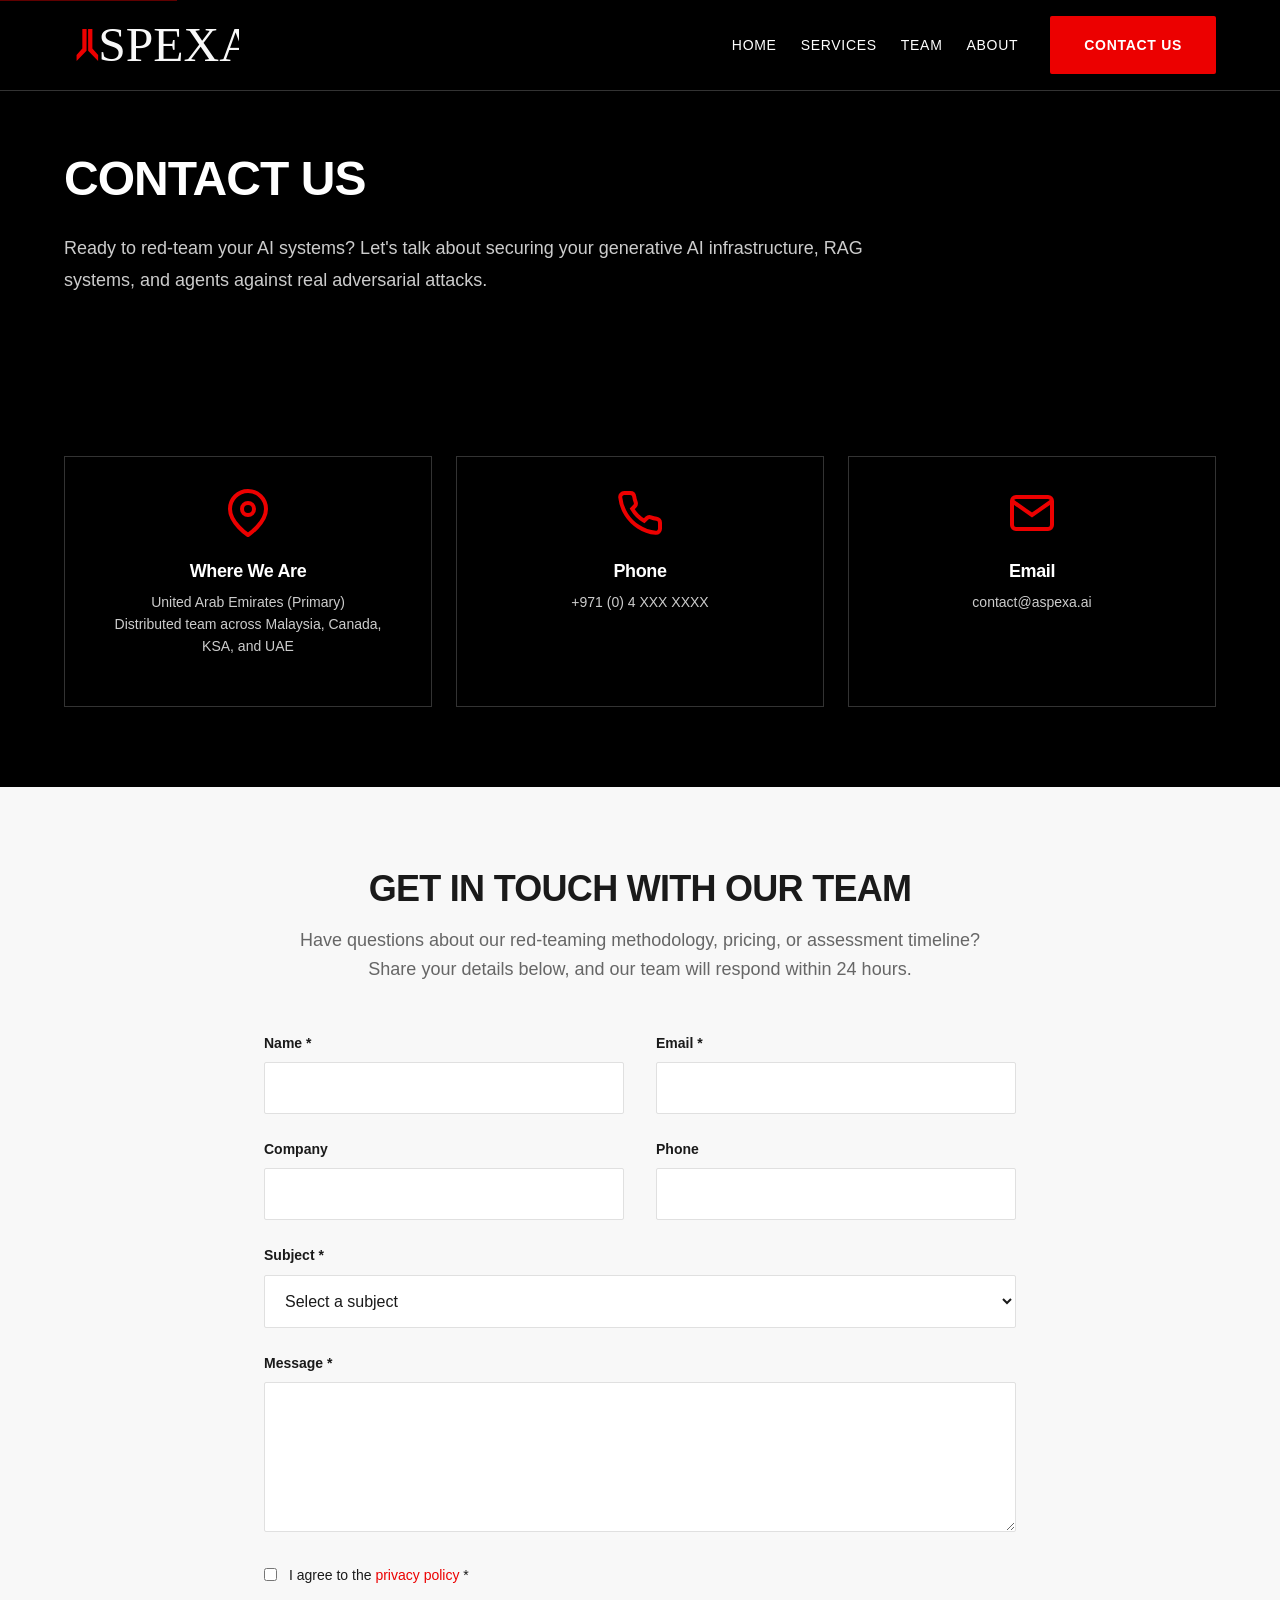
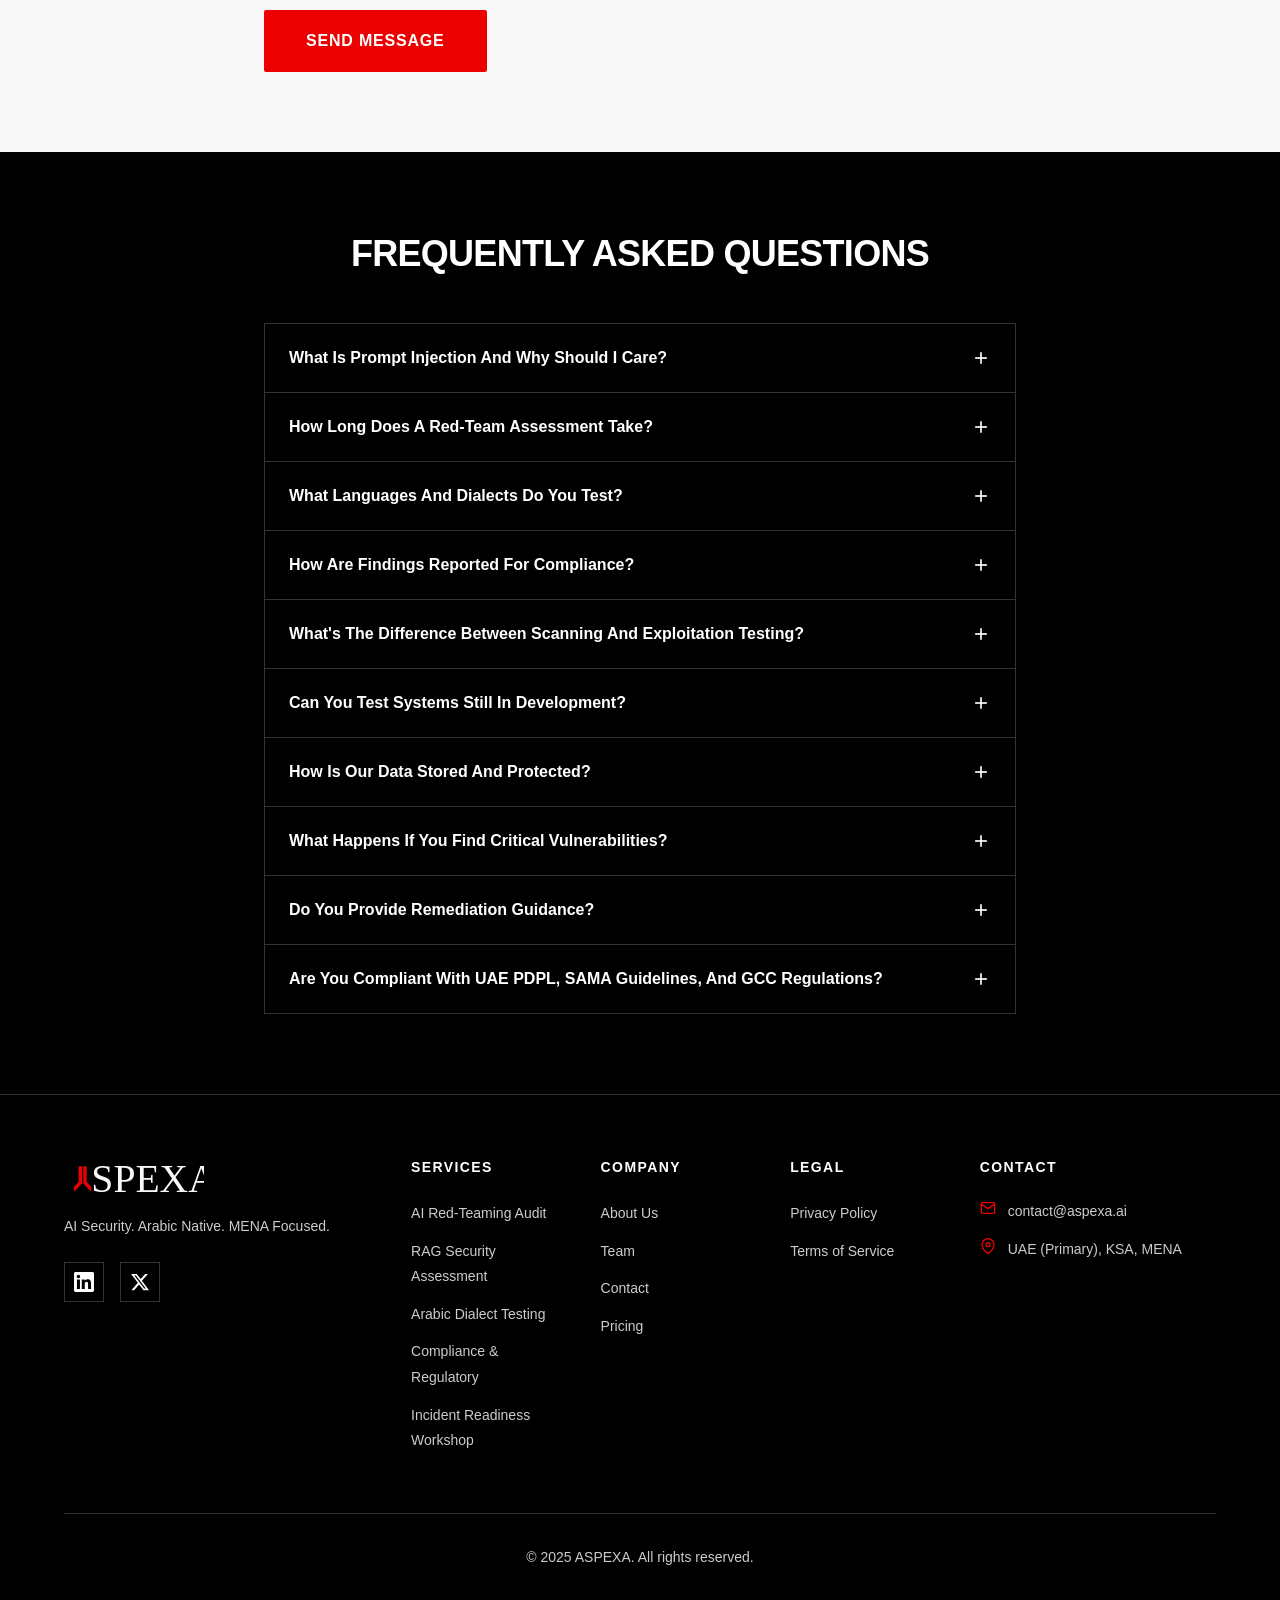
<file: contact.html>
<!DOCTYPE html>
<html lang="en">
<head>
  <meta charset="UTF-8">
  <meta name="viewport" content="width=device-width, initial-scale=1.0">
  <meta name="description" content="Contact ASPEXA - Get in touch for AI red-teaming assessments, RAG security testing, and compliance consulting for MENA region.">
  <meta name="keywords" content="contact ASPEXA, AI security consultation, red-team assessment inquiry">
  <meta name="author" content="ASPEXA">

  <!-- Open Graph -->
  <meta property="og:title" content="Contact Us - ASPEXA">
  <meta property="og:description" content="Ready to red-team your AI systems? Let's talk about securing your generative AI infrastructure.">
  <meta property="og:type" content="website">
  <meta property="og:url" content="https://aspexa.ai/contact">

  <!-- Favicon -->
  <link rel="icon" type="image/png" href="logos/PNG/Snake Icons/Snake Head Icon Red.png">

  <title>Contact Us - ASPEXA</title>
  <link rel="stylesheet" href="css/styles.css">
</head>
<body>
  <a href="#main-content" class="skip-link">Skip to main content</a>

  <!-- Navigation -->
  <nav class="navbar" role="navigation" aria-label="Main navigation">
    <div class="container navbar-inner">
      <a href="index.html" class="navbar-logo" aria-label="ASPEXA Home">
        <img src="logos/SVG/Primary Logo/Aspexa_Logo_2025_Primary_White.svg" alt="ASPEXA Logo" width="140" height="40">
      </a>

      <div class="navbar-menu">
        <ul class="navbar-links">
          <li><a href="index.html" class="navbar-link">Home</a></li>
          <li><a href="services.html" class="navbar-link">Services</a></li>
          <li><a href="team.html" class="navbar-link">Team</a></li>
          <li><a href="about.html" class="navbar-link">About</a></li>
        </ul>
        <a href="contact.html" class="btn btn-primary">Contact Us</a>
      </div>

      <button class="navbar-toggle" aria-label="Toggle menu" aria-expanded="false">
        <span></span>
        <span></span>
        <span></span>
      </button>
    </div>
  </nav>

  <!-- Mobile Menu -->
  <div class="mobile-menu" id="mobile-menu" role="navigation" aria-label="Mobile navigation">
    <ul class="mobile-menu-links">
      <li><a href="index.html" class="mobile-menu-link">Home</a></li>
      <li><a href="services.html" class="mobile-menu-link">Services</a></li>
      <li><a href="team.html" class="mobile-menu-link">Team</a></li>
      <li><a href="about.html" class="mobile-menu-link">About</a></li>
      <li><a href="contact.html" class="mobile-menu-link">Contact</a></li>
      <li><a href="pricing.html" class="mobile-menu-link">Pricing</a></li>
    </ul>
  </div>

  <!-- Main Content -->
  <main id="main-content">
    <!-- Page Header -->
    <section class="page-header section-dark">
      <div class="container">
        <div class="page-header-content">
          <h1 class="page-title">Contact Us</h1>
          <p class="page-subtitle">
            Ready to red-team your AI systems? Let's talk about securing your generative AI infrastructure, RAG systems, and agents against real adversarial attacks.
          </p>
        </div>
      </div>
    </section>

    <!-- Contact Info Cards -->
    <section class="section section-dark">
      <div class="container">
        <div class="contact-info-grid">
          <div class="contact-info-card">
            <svg class="contact-info-icon" viewBox="0 0 24 24" fill="none" stroke="currentColor" stroke-width="2" aria-hidden="true">
              <path d="M21 10c0 7-9 13-9 13s-9-6-9-13a9 9 0 0 1 18 0z"></path>
              <circle cx="12" cy="10" r="3"></circle>
            </svg>
            <h2 class="contact-info-title">Where We Are</h2>
            <p class="contact-info-text">United Arab Emirates (Primary)<br>Distributed team across Malaysia, Canada, KSA, and UAE</p>
          </div>

          <div class="contact-info-card">
            <svg class="contact-info-icon" viewBox="0 0 24 24" fill="none" stroke="currentColor" stroke-width="2" aria-hidden="true">
              <path d="M22 16.92v3a2 2 0 0 1-2.18 2 19.79 19.79 0 0 1-8.63-3.07 19.5 19.5 0 0 1-6-6 19.79 19.79 0 0 1-3.07-8.67A2 2 0 0 1 4.11 2h3a2 2 0 0 1 2 1.72 12.84 12.84 0 0 0 .7 2.81 2 2 0 0 1-.45 2.11L8.09 9.91a16 16 0 0 0 6 6l1.27-1.27a2 2 0 0 1 2.11-.45 12.84 12.84 0 0 0 2.81.7A2 2 0 0 1 22 16.92z"></path>
            </svg>
            <h2 class="contact-info-title">Phone</h2>
            <p class="contact-info-text">+971 (0) 4 XXX XXXX</p>
          </div>

          <div class="contact-info-card">
            <svg class="contact-info-icon" viewBox="0 0 24 24" fill="none" stroke="currentColor" stroke-width="2" aria-hidden="true">
              <path d="M4 4h16c1.1 0 2 .9 2 2v12c0 1.1-.9 2-2 2H4c-1.1 0-2-.9-2-2V6c0-1.1.9-2 2-2z"></path>
              <polyline points="22,6 12,13 2,6"></polyline>
            </svg>
            <h2 class="contact-info-title">Email</h2>
            <p class="contact-info-text">contact@aspexa.ai</p>
          </div>
        </div>
      </div>
    </section>

    <!-- Contact Form Section -->
    <section class="section section-light">
      <div class="container container-narrow">
        <div class="section-header text-center">
          <h2 class="section-title" style="color: var(--color-text-dark);">Get In Touch With Our Team</h2>
          <p class="section-subtitle" style="margin: 0 auto;">
            Have questions about our red-teaming methodology, pricing, or assessment timeline? Share your details below, and our team will respond within 24 hours.
          </p>
        </div>

        <form id="contact-form" action="#" method="POST" novalidate>
          <div class="grid grid-2">
            <div class="form-group">
              <label for="name" class="form-label" style="color: var(--color-text-dark);">Name *</label>
              <input type="text" id="name" name="name" class="form-input" required>
              <p class="form-error" id="name-error" hidden>Please enter your name</p>
            </div>

            <div class="form-group">
              <label for="email" class="form-label" style="color: var(--color-text-dark);">Email *</label>
              <input type="email" id="email" name="email" class="form-input" required>
              <p class="form-error" id="email-error" hidden>Please enter a valid email address</p>
            </div>
          </div>

          <div class="grid grid-2">
            <div class="form-group">
              <label for="company" class="form-label" style="color: var(--color-text-dark);">Company</label>
              <input type="text" id="company" name="company" class="form-input">
            </div>

            <div class="form-group">
              <label for="phone" class="form-label" style="color: var(--color-text-dark);">Phone</label>
              <input type="tel" id="phone" name="phone" class="form-input">
            </div>
          </div>

          <div class="form-group">
            <label for="subject" class="form-label" style="color: var(--color-text-dark);">Subject *</label>
            <select id="subject" name="subject" class="form-select" required>
              <option value="">Select a subject</option>
              <option value="red-team">Red-Team Audit</option>
              <option value="rag">RAG Assessment</option>
              <option value="compliance">Compliance Help</option>
              <option value="pricing">Pricing</option>
              <option value="other">Other</option>
            </select>
            <p class="form-error" id="subject-error" hidden>Please select a subject</p>
          </div>

          <div class="form-group">
            <label for="message" class="form-label" style="color: var(--color-text-dark);">Message *</label>
            <textarea id="message" name="message" class="form-textarea" required></textarea>
            <p class="form-error" id="message-error" hidden>Please enter your message</p>
          </div>

          <div class="form-group">
            <div class="form-checkbox">
              <input type="checkbox" id="privacy" name="privacy" required>
              <label for="privacy" style="color: var(--color-text-dark);">I agree to the <a href="privacy.html" style="color: var(--color-accent-red);">privacy policy</a> *</label>
            </div>
            <p class="form-error" id="privacy-error" hidden>You must agree to the privacy policy</p>
          </div>

          <button type="submit" class="btn btn-primary btn-lg">Send Message</button>
        </form>
      </div>
    </section>

    <!-- FAQ Section -->
    <section class="section section-dark">
      <div class="container container-narrow">
        <div class="section-header text-center">
          <h2 class="section-title">Frequently Asked Questions</h2>
        </div>

        <div class="accordion" id="faq-accordion">
          <!-- FAQ 1 -->
          <div class="accordion-item">
            <button class="accordion-header" aria-expanded="false" aria-controls="faq-1">
              <span>What Is Prompt Injection And Why Should I Care?</span>
              <svg class="accordion-icon" viewBox="0 0 24 24" fill="none" stroke="currentColor" stroke-width="2" aria-hidden="true">
                <line x1="12" y1="5" x2="12" y2="19"></line>
                <line x1="5" y1="12" x2="19" y2="12"></line>
              </svg>
            </button>
            <div class="accordion-content" id="faq-1">
              <p>Prompt injection is when an attacker manipulates your AI system through text input to override its safety guidelines, extract confidential information, or execute unauthorized actions. Unlike traditional code injection, prompt injection doesn't require exploiting infrastructure flaws—it exploits the AI model itself. If your system handles sensitive data, processes transactions, or makes decisions, you're at risk. We test for 15+ prompt injection variants specific to your use case.</p>
            </div>
          </div>

          <!-- FAQ 2 -->
          <div class="accordion-item">
            <button class="accordion-header" aria-expanded="false" aria-controls="faq-2">
              <span>How Long Does A Red-Team Assessment Take?</span>
              <svg class="accordion-icon" viewBox="0 0 24 24" fill="none" stroke="currentColor" stroke-width="2" aria-hidden="true">
                <line x1="12" y1="5" x2="12" y2="19"></line>
                <line x1="5" y1="12" x2="19" y2="12"></line>
              </svg>
            </button>
            <div class="accordion-content" id="faq-2">
              <p>Standard assessments run 2-4 weeks depending on system complexity. Phase 1 (reconnaissance) is fastest; Phase 4 (exploitation) is most thorough. We provide interim findings so your team can begin remediation while we continue testing. Rush engagements available for critical systems—typically 1-2 weeks.</p>
            </div>
          </div>

          <!-- FAQ 3 -->
          <div class="accordion-item">
            <button class="accordion-header" aria-expanded="false" aria-controls="faq-3">
              <span>What Languages And Dialects Do You Test?</span>
              <svg class="accordion-icon" viewBox="0 0 24 24" fill="none" stroke="currentColor" stroke-width="2" aria-hidden="true">
                <line x1="12" y1="5" x2="12" y2="19"></line>
                <line x1="5" y1="12" x2="19" y2="12"></line>
              </svg>
            </button>
            <div class="accordion-content" id="faq-3">
              <p>We conduct adversarial testing in Khaleeji (Gulf Arabic), Egyptian, Levantine, and Maghrebi Arabic—plus Modern Standard Arabic. Most security firms test only in English. If your system serves Arabic-speaking users, dialect-specific vulnerabilities are critical to identify. This is our core differentiator.</p>
            </div>
          </div>

          <!-- FAQ 4 -->
          <div class="accordion-item">
            <button class="accordion-header" aria-expanded="false" aria-controls="faq-4">
              <span>How Are Findings Reported For Compliance?</span>
              <svg class="accordion-icon" viewBox="0 0 24 24" fill="none" stroke="currentColor" stroke-width="2" aria-hidden="true">
                <line x1="12" y1="5" x2="12" y2="19"></line>
                <line x1="5" y1="12" x2="19" y2="12"></line>
              </svg>
            </button>
            <div class="accordion-content" id="faq-4">
              <p>Each finding is mapped to OWASP LLM Top 10, MITRE ATLAS, UAE PDPL, and SAMA guidelines. Reports include executive summaries for boards, technical details for engineers, and regulatory documentation for auditors. All mapped to industry standards so there's no translation needed.</p>
            </div>
          </div>

          <!-- FAQ 5 -->
          <div class="accordion-item">
            <button class="accordion-header" aria-expanded="false" aria-controls="faq-5">
              <span>What's The Difference Between Scanning And Exploitation Testing?</span>
              <svg class="accordion-icon" viewBox="0 0 24 24" fill="none" stroke="currentColor" stroke-width="2" aria-hidden="true">
                <line x1="12" y1="5" x2="12" y2="19"></line>
                <line x1="5" y1="12" x2="19" y2="12"></line>
              </svg>
            </button>
            <div class="accordion-content" id="faq-5">
              <p>Scanning identifies potential vulnerabilities through automated probes. Exploitation proves the vulnerability is real by executing a working attack and capturing evidence. We do both—scanning finds cracks; exploitation proves they matter. You get reproducible proof, not just a list of maybes.</p>
            </div>
          </div>

          <!-- FAQ 6 -->
          <div class="accordion-item">
            <button class="accordion-header" aria-expanded="false" aria-controls="faq-6">
              <span>Can You Test Systems Still In Development?</span>
              <svg class="accordion-icon" viewBox="0 0 24 24" fill="none" stroke="currentColor" stroke-width="2" aria-hidden="true">
                <line x1="12" y1="5" x2="12" y2="19"></line>
                <line x1="5" y1="12" x2="19" y2="12"></line>
              </svg>
            </button>
            <div class="accordion-content" id="faq-6">
              <p>Yes. Early-stage testing prevents vulnerabilities from being baked into production. We offer pre-deployment assessments, staging environment testing, and continuous red-teaming during development cycles. Finding issues before launch is always cheaper than fixing them in production.</p>
            </div>
          </div>

          <!-- FAQ 7 -->
          <div class="accordion-item">
            <button class="accordion-header" aria-expanded="false" aria-controls="faq-7">
              <span>How Is Our Data Stored And Protected?</span>
              <svg class="accordion-icon" viewBox="0 0 24 24" fill="none" stroke="currentColor" stroke-width="2" aria-hidden="true">
                <line x1="12" y1="5" x2="12" y2="19"></line>
                <line x1="5" y1="12" x2="19" y2="12"></line>
              </svg>
            </button>
            <div class="accordion-content" id="faq-7">
              <p>All assessment data is encrypted and stored in isolated environments accessible only to your dedicated team. Raw findings are destroyed within 72 hours of engagement completion via certified data destruction (we provide a Certificate of Destruction). Your test payloads and responses are never retained beyond the engagement period. Everything is confidential under strict NDA.</p>
            </div>
          </div>

          <!-- FAQ 8 -->
          <div class="accordion-item">
            <button class="accordion-header" aria-expanded="false" aria-controls="faq-8">
              <span>What Happens If You Find Critical Vulnerabilities?</span>
              <svg class="accordion-icon" viewBox="0 0 24 24" fill="none" stroke="currentColor" stroke-width="2" aria-hidden="true">
                <line x1="12" y1="5" x2="12" y2="19"></line>
                <line x1="5" y1="12" x2="19" y2="12"></line>
              </svg>
            </button>
            <div class="accordion-content" id="faq-8">
              <p>We document everything with severity ratings, reproducible proof-of-concepts, and step-by-step remediation guidance. You have full control over when and how to address findings. We don't disclose anything to third parties—all findings remain confidential under NDA.</p>
            </div>
          </div>

          <!-- FAQ 9 -->
          <div class="accordion-item">
            <button class="accordion-header" aria-expanded="false" aria-controls="faq-9">
              <span>Do You Provide Remediation Guidance?</span>
              <svg class="accordion-icon" viewBox="0 0 24 24" fill="none" stroke="currentColor" stroke-width="2" aria-hidden="true">
                <line x1="12" y1="5" x2="12" y2="19"></line>
                <line x1="5" y1="12" x2="19" y2="12"></line>
              </svg>
            </button>
            <div class="accordion-content" id="faq-9">
              <p>Yes. Each finding includes step-by-step remediation steps, code examples, implementation priority, and mitigation strategies. Your engineers get everything they need—no back-and-forth or expensive consulting required.</p>
            </div>
          </div>

          <!-- FAQ 10 -->
          <div class="accordion-item">
            <button class="accordion-header" aria-expanded="false" aria-controls="faq-10">
              <span>Are You Compliant With UAE PDPL, SAMA Guidelines, And GCC Regulations?</span>
              <svg class="accordion-icon" viewBox="0 0 24 24" fill="none" stroke="currentColor" stroke-width="2" aria-hidden="true">
                <line x1="12" y1="5" x2="12" y2="19"></line>
                <line x1="5" y1="12" x2="19" y2="12"></line>
              </svg>
            </button>
            <div class="accordion-content" id="faq-10">
              <p>Yes. Every finding is mapped to UAE PDPL, SAMA AI Guidelines, UAE AI Principles, and Saudi NDAL framework. Reports include governance documentation, compliance mappings, and executive summaries for regulatory review. We ensure your assessment findings align with every framework your regulators care about.</p>
            </div>
          </div>
        </div>
      </div>
    </section>
  </main>

  <!-- Footer -->
  <footer class="footer" role="contentinfo">
    <div class="container">
      <div class="footer-grid">
        <div class="footer-brand">
          <img src="logos/SVG/Primary Logo/Aspexa_Logo_2025_Primary_White.svg" alt="ASPEXA" class="footer-brand-logo" width="140" height="40">
          <p class="footer-tagline">AI Security. Arabic Native. MENA Focused.</p>
          <div class="footer-social">
            <a href="https://linkedin.com/company/aspexa" aria-label="LinkedIn" target="_blank" rel="noopener noreferrer">
              <svg width="20" height="20" viewBox="0 0 24 24" fill="currentColor" aria-hidden="true">
                <path d="M20.447 20.452h-3.554v-5.569c0-1.328-.027-3.037-1.852-3.037-1.853 0-2.136 1.445-2.136 2.939v5.667H9.351V9h3.414v1.561h.046c.477-.9 1.637-1.85 3.37-1.85 3.601 0 4.267 2.37 4.267 5.455v6.286zM5.337 7.433c-1.144 0-2.063-.926-2.063-2.065 0-1.138.92-2.063 2.063-2.063 1.14 0 2.064.925 2.064 2.063 0 1.139-.925 2.065-2.064 2.065zm1.782 13.019H3.555V9h3.564v11.452zM22.225 0H1.771C.792 0 0 .774 0 1.729v20.542C0 23.227.792 24 1.771 24h20.451C23.2 24 24 23.227 24 22.271V1.729C24 .774 23.2 0 22.222 0h.003z"/>
              </svg>
            </a>
            <a href="https://twitter.com/aspexa_ai" aria-label="Twitter" target="_blank" rel="noopener noreferrer">
              <svg width="20" height="20" viewBox="0 0 24 24" fill="currentColor" aria-hidden="true">
                <path d="M18.244 2.25h3.308l-7.227 8.26 8.502 11.24H16.17l-5.214-6.817L4.99 21.75H1.68l7.73-8.835L1.254 2.25H8.08l4.713 6.231zm-1.161 17.52h1.833L7.084 4.126H5.117z"/>
              </svg>
            </a>
          </div>
        </div>

        <div>
          <h3 class="footer-heading">Services</h3>
          <ul class="footer-links">
            <li><a href="services.html#red-teaming">AI Red-Teaming Audit</a></li>
            <li><a href="services.html#rag">RAG Security Assessment</a></li>
            <li><a href="services.html#arabic">Arabic Dialect Testing</a></li>
            <li><a href="services.html#compliance">Compliance & Regulatory</a></li>
            <li><a href="services.html#workshop">Incident Readiness Workshop</a></li>
          </ul>
        </div>

        <div>
          <h3 class="footer-heading">Company</h3>
          <ul class="footer-links">
            <li><a href="about.html">About Us</a></li>
            <li><a href="team.html">Team</a></li>
            <li><a href="contact.html">Contact</a></li>
            <li><a href="pricing.html">Pricing</a></li>
          </ul>
        </div>

        <div>
          <h3 class="footer-heading">Legal</h3>
          <ul class="footer-links">
            <li><a href="privacy.html">Privacy Policy</a></li>
            <li><a href="terms.html">Terms of Service</a></li>
          </ul>
        </div>

        <div>
          <h3 class="footer-heading">Contact</h3>
          <div class="footer-contact-item">
            <svg width="16" height="16" viewBox="0 0 24 24" fill="none" stroke="currentColor" stroke-width="2" aria-hidden="true">
              <path d="M4 4h16c1.1 0 2 .9 2 2v12c0 1.1-.9 2-2 2H4c-1.1 0-2-.9-2-2V6c0-1.1.9-2 2-2z"></path>
              <polyline points="22,6 12,13 2,6"></polyline>
            </svg>
            <span>contact@aspexa.ai</span>
          </div>
          <div class="footer-contact-item">
            <svg width="16" height="16" viewBox="0 0 24 24" fill="none" stroke="currentColor" stroke-width="2" aria-hidden="true">
              <path d="M21 10c0 7-9 13-9 13s-9-6-9-13a9 9 0 0 1 18 0z"></path>
              <circle cx="12" cy="10" r="3"></circle>
            </svg>
            <span>UAE (Primary), KSA, MENA</span>
          </div>
        </div>
      </div>

      <div class="footer-bottom">
        <p>&copy; 2025 ASPEXA. All rights reserved.</p>
      </div>
    </div>
  </footer>

  <script src="js/main.js"></script>
</body>
</html>
</file>
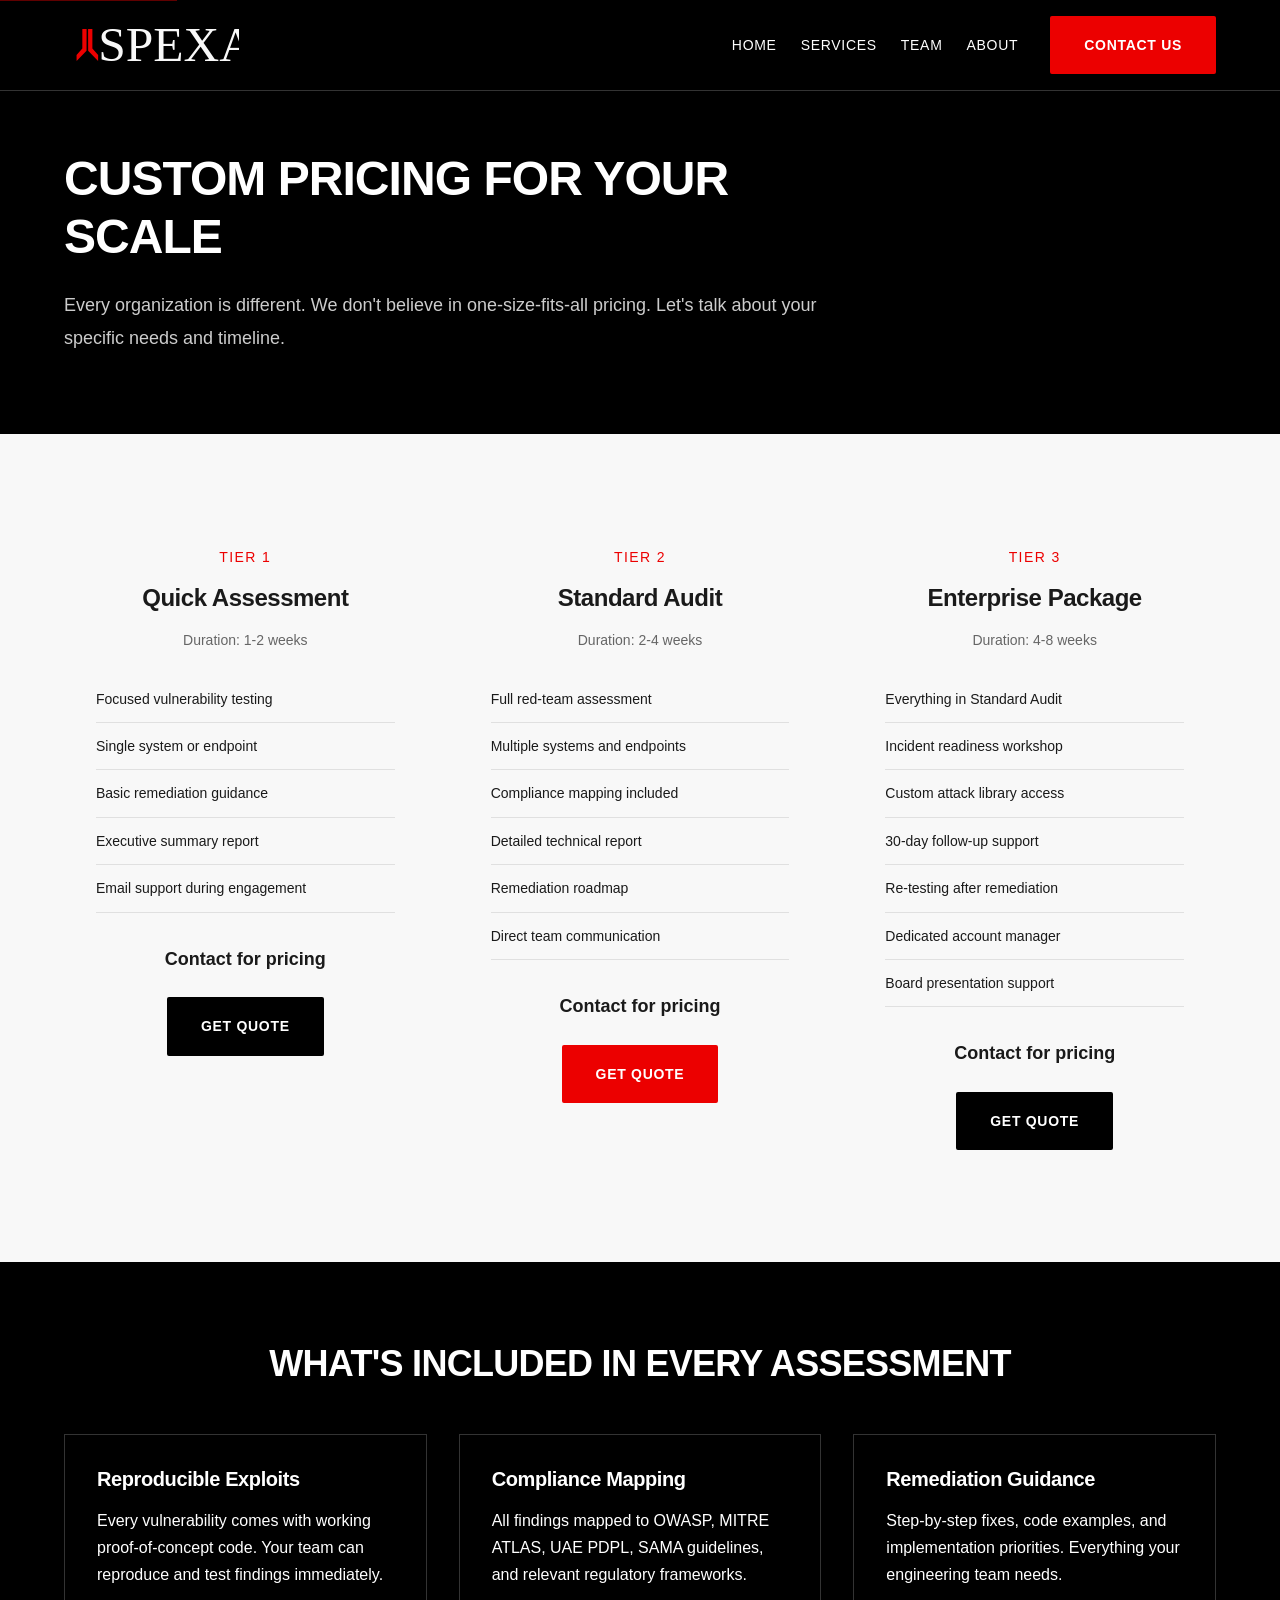
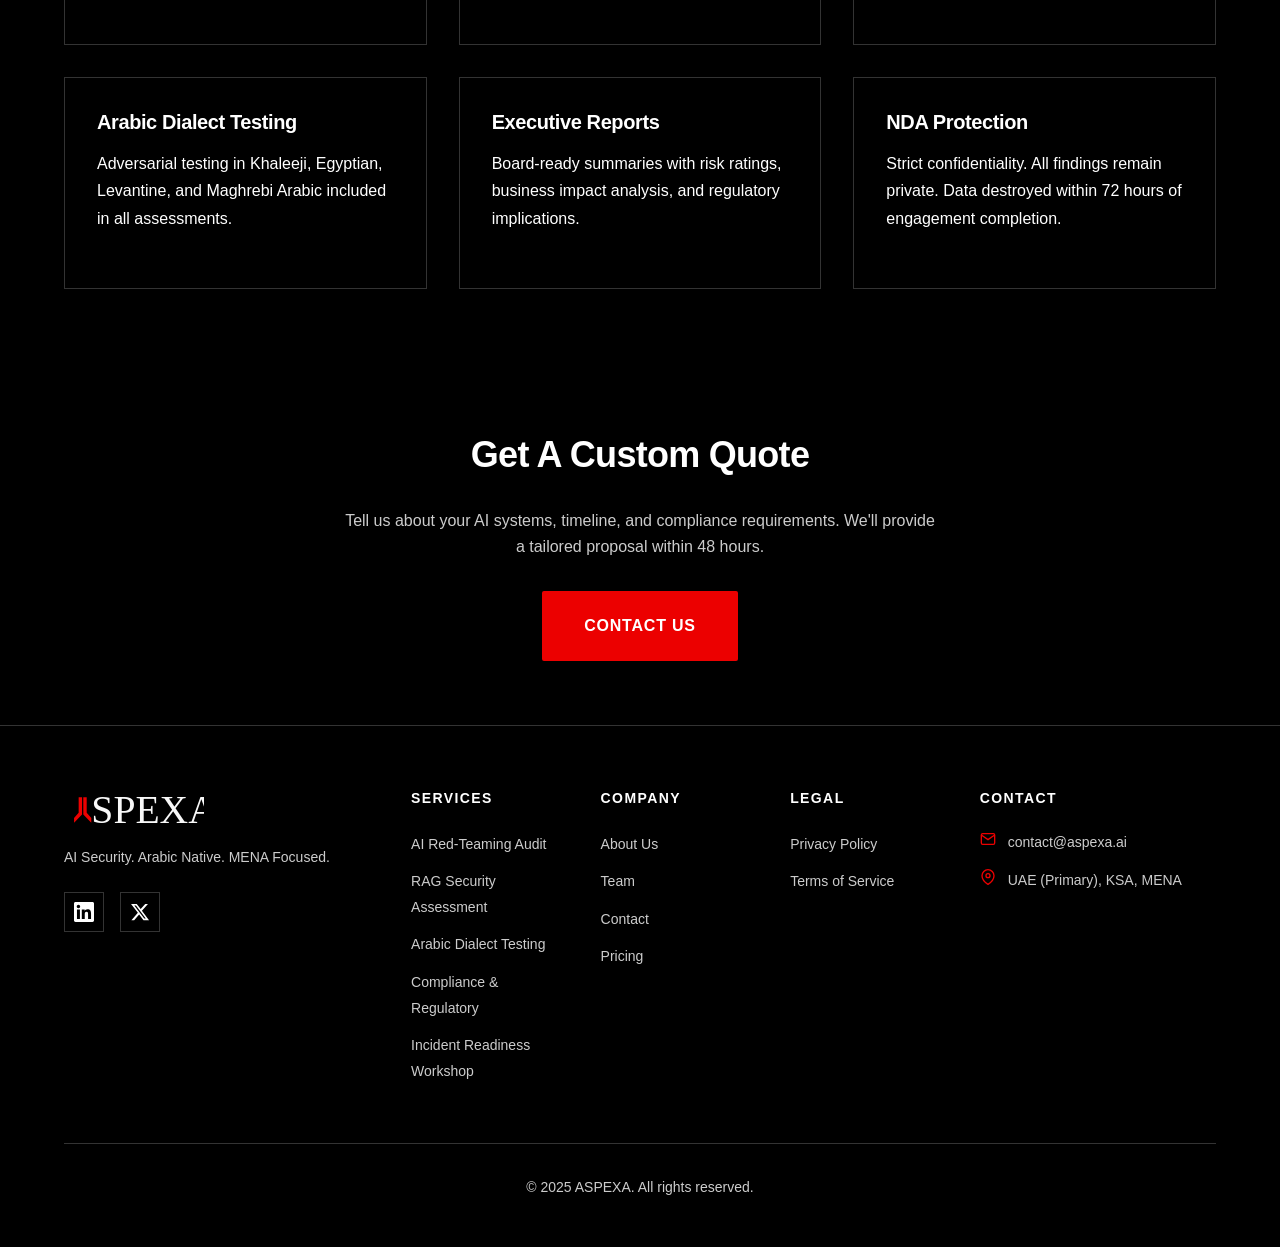
<file: pricing.html>
<!DOCTYPE html>
<html lang="en">
<head>
  <meta charset="UTF-8">
  <meta name="viewport" content="width=device-width, initial-scale=1.0">
  <meta name="description" content="ASPEXA Pricing - Custom pricing for AI red-teaming assessments, RAG security testing, and compliance services.">
  <meta name="keywords" content="AI security pricing, red-team assessment cost, AI audit pricing">
  <meta name="author" content="ASPEXA">

  <!-- Open Graph -->
  <meta property="og:title" content="Pricing - ASPEXA">
  <meta property="og:description" content="Custom pricing for your AI security needs. Contact us for a quote.">
  <meta property="og:type" content="website">
  <meta property="og:url" content="https://aspexa.ai/pricing">

  <!-- Favicon -->
  <link rel="icon" type="image/png" href="logos/PNG/Snake Icons/Snake Head Icon Red.png">

  <title>Pricing - ASPEXA</title>
  <link rel="stylesheet" href="css/styles.css">
</head>
<body>
  <a href="#main-content" class="skip-link">Skip to main content</a>

  <!-- Navigation -->
  <nav class="navbar" role="navigation" aria-label="Main navigation">
    <div class="container navbar-inner">
      <a href="index.html" class="navbar-logo" aria-label="ASPEXA Home">
        <img src="logos/SVG/Primary Logo/Aspexa_Logo_2025_Primary_White.svg" alt="ASPEXA Logo" width="140" height="40">
      </a>

      <div class="navbar-menu">
        <ul class="navbar-links">
          <li><a href="index.html" class="navbar-link">Home</a></li>
          <li><a href="services.html" class="navbar-link">Services</a></li>
          <li><a href="team.html" class="navbar-link">Team</a></li>
          <li><a href="about.html" class="navbar-link">About</a></li>
        </ul>
        <a href="contact.html" class="btn btn-primary">Contact Us</a>
      </div>

      <button class="navbar-toggle" aria-label="Toggle menu" aria-expanded="false">
        <span></span>
        <span></span>
        <span></span>
      </button>
    </div>
  </nav>

  <!-- Mobile Menu -->
  <div class="mobile-menu" id="mobile-menu" role="navigation" aria-label="Mobile navigation">
    <ul class="mobile-menu-links">
      <li><a href="index.html" class="mobile-menu-link">Home</a></li>
      <li><a href="services.html" class="mobile-menu-link">Services</a></li>
      <li><a href="team.html" class="mobile-menu-link">Team</a></li>
      <li><a href="about.html" class="mobile-menu-link">About</a></li>
      <li><a href="contact.html" class="mobile-menu-link">Contact</a></li>
      <li><a href="pricing.html" class="mobile-menu-link">Pricing</a></li>
    </ul>
  </div>

  <!-- Main Content -->
  <main id="main-content">
    <!-- Page Header -->
    <section class="page-header section-dark">
      <div class="container">
        <div class="page-header-content">
          <h1 class="page-title">Custom Pricing For Your Scale</h1>
          <p class="page-subtitle">
            Every organization is different. We don't believe in one-size-fits-all pricing. Let's talk about your specific needs and timeline.
          </p>
        </div>
      </div>
    </section>

    <!-- Pricing Tiers -->
    <section class="section section-light">
      <div class="container">
        <div class="pricing-grid">
          <!-- Tier 1 -->
          <article class="pricing-card">
            <div class="pricing-card-tier">Tier 1</div>
            <h2 class="pricing-card-title">Quick Assessment</h2>
            <p class="pricing-card-duration">Duration: 1-2 weeks</p>

            <ul class="pricing-card-features">
              <li>Focused vulnerability testing</li>
              <li>Single system or endpoint</li>
              <li>Basic remediation guidance</li>
              <li>Executive summary report</li>
              <li>Email support during engagement</li>
            </ul>

            <p class="pricing-card-price">Contact for pricing</p>
            <a href="contact.html" class="btn btn-dark">Get Quote</a>
          </article>

          <!-- Tier 2 -->
          <article class="pricing-card">
            <div class="pricing-card-tier">Tier 2</div>
            <h2 class="pricing-card-title">Standard Audit</h2>
            <p class="pricing-card-duration">Duration: 2-4 weeks</p>

            <ul class="pricing-card-features">
              <li>Full red-team assessment</li>
              <li>Multiple systems and endpoints</li>
              <li>Compliance mapping included</li>
              <li>Detailed technical report</li>
              <li>Remediation roadmap</li>
              <li>Direct team communication</li>
            </ul>

            <p class="pricing-card-price">Contact for pricing</p>
            <a href="contact.html" class="btn btn-primary">Get Quote</a>
          </article>

          <!-- Tier 3 -->
          <article class="pricing-card">
            <div class="pricing-card-tier">Tier 3</div>
            <h2 class="pricing-card-title">Enterprise Package</h2>
            <p class="pricing-card-duration">Duration: 4-8 weeks</p>

            <ul class="pricing-card-features">
              <li>Everything in Standard Audit</li>
              <li>Incident readiness workshop</li>
              <li>Custom attack library access</li>
              <li>30-day follow-up support</li>
              <li>Re-testing after remediation</li>
              <li>Dedicated account manager</li>
              <li>Board presentation support</li>
            </ul>

            <p class="pricing-card-price">Contact for pricing</p>
            <a href="contact.html" class="btn btn-dark">Get Quote</a>
          </article>
        </div>
      </div>
    </section>

    <!-- What's Included -->
    <section class="section section-dark">
      <div class="container">
        <div class="section-header text-center">
          <h2 class="section-title">What's Included In Every Assessment</h2>
        </div>

        <div class="grid grid-3">
          <div class="card card-dark">
            <h3 class="card-title">Reproducible Exploits</h3>
            <p class="card-content">Every vulnerability comes with working proof-of-concept code. Your team can reproduce and test findings immediately.</p>
          </div>

          <div class="card card-dark">
            <h3 class="card-title">Compliance Mapping</h3>
            <p class="card-content">All findings mapped to OWASP, MITRE ATLAS, UAE PDPL, SAMA guidelines, and relevant regulatory frameworks.</p>
          </div>

          <div class="card card-dark">
            <h3 class="card-title">Remediation Guidance</h3>
            <p class="card-content">Step-by-step fixes, code examples, and implementation priorities. Everything your engineering team needs.</p>
          </div>

          <div class="card card-dark">
            <h3 class="card-title">Arabic Dialect Testing</h3>
            <p class="card-content">Adversarial testing in Khaleeji, Egyptian, Levantine, and Maghrebi Arabic included in all assessments.</p>
          </div>

          <div class="card card-dark">
            <h3 class="card-title">Executive Reports</h3>
            <p class="card-content">Board-ready summaries with risk ratings, business impact analysis, and regulatory implications.</p>
          </div>

          <div class="card card-dark">
            <h3 class="card-title">NDA Protection</h3>
            <p class="card-content">Strict confidentiality. All findings remain private. Data destroyed within 72 hours of engagement completion.</p>
          </div>
        </div>
      </div>
    </section>

    <!-- CTA Section -->
    <section class="cta-section section-dark">
      <div class="container">
        <h2 class="cta-title">Get A Custom Quote</h2>
        <p style="color: var(--color-text-light); margin-bottom: var(--space-8); max-width: 600px; margin-left: auto; margin-right: auto;">
          Tell us about your AI systems, timeline, and compliance requirements. We'll provide a tailored proposal within 48 hours.
        </p>
        <div class="cta-buttons">
          <a href="contact.html" class="btn btn-primary btn-lg">Contact Us</a>
        </div>
      </div>
    </section>
  </main>

  <!-- Footer -->
  <footer class="footer" role="contentinfo">
    <div class="container">
      <div class="footer-grid">
        <div class="footer-brand">
          <img src="logos/SVG/Primary Logo/Aspexa_Logo_2025_Primary_White.svg" alt="ASPEXA" class="footer-brand-logo" width="140" height="40">
          <p class="footer-tagline">AI Security. Arabic Native. MENA Focused.</p>
          <div class="footer-social">
            <a href="https://linkedin.com/company/aspexa" aria-label="LinkedIn" target="_blank" rel="noopener noreferrer">
              <svg width="20" height="20" viewBox="0 0 24 24" fill="currentColor" aria-hidden="true">
                <path d="M20.447 20.452h-3.554v-5.569c0-1.328-.027-3.037-1.852-3.037-1.853 0-2.136 1.445-2.136 2.939v5.667H9.351V9h3.414v1.561h.046c.477-.9 1.637-1.85 3.37-1.85 3.601 0 4.267 2.37 4.267 5.455v6.286zM5.337 7.433c-1.144 0-2.063-.926-2.063-2.065 0-1.138.92-2.063 2.063-2.063 1.14 0 2.064.925 2.064 2.063 0 1.139-.925 2.065-2.064 2.065zm1.782 13.019H3.555V9h3.564v11.452zM22.225 0H1.771C.792 0 0 .774 0 1.729v20.542C0 23.227.792 24 1.771 24h20.451C23.2 24 24 23.227 24 22.271V1.729C24 .774 23.2 0 22.222 0h.003z"/>
              </svg>
            </a>
            <a href="https://twitter.com/aspexa_ai" aria-label="Twitter" target="_blank" rel="noopener noreferrer">
              <svg width="20" height="20" viewBox="0 0 24 24" fill="currentColor" aria-hidden="true">
                <path d="M18.244 2.25h3.308l-7.227 8.26 8.502 11.24H16.17l-5.214-6.817L4.99 21.75H1.68l7.73-8.835L1.254 2.25H8.08l4.713 6.231zm-1.161 17.52h1.833L7.084 4.126H5.117z"/>
              </svg>
            </a>
          </div>
        </div>

        <div>
          <h3 class="footer-heading">Services</h3>
          <ul class="footer-links">
            <li><a href="services.html#red-teaming">AI Red-Teaming Audit</a></li>
            <li><a href="services.html#rag">RAG Security Assessment</a></li>
            <li><a href="services.html#arabic">Arabic Dialect Testing</a></li>
            <li><a href="services.html#compliance">Compliance & Regulatory</a></li>
            <li><a href="services.html#workshop">Incident Readiness Workshop</a></li>
          </ul>
        </div>

        <div>
          <h3 class="footer-heading">Company</h3>
          <ul class="footer-links">
            <li><a href="about.html">About Us</a></li>
            <li><a href="team.html">Team</a></li>
            <li><a href="contact.html">Contact</a></li>
            <li><a href="pricing.html">Pricing</a></li>
          </ul>
        </div>

        <div>
          <h3 class="footer-heading">Legal</h3>
          <ul class="footer-links">
            <li><a href="privacy.html">Privacy Policy</a></li>
            <li><a href="terms.html">Terms of Service</a></li>
          </ul>
        </div>

        <div>
          <h3 class="footer-heading">Contact</h3>
          <div class="footer-contact-item">
            <svg width="16" height="16" viewBox="0 0 24 24" fill="none" stroke="currentColor" stroke-width="2" aria-hidden="true">
              <path d="M4 4h16c1.1 0 2 .9 2 2v12c0 1.1-.9 2-2 2H4c-1.1 0-2-.9-2-2V6c0-1.1.9-2 2-2z"></path>
              <polyline points="22,6 12,13 2,6"></polyline>
            </svg>
            <span>contact@aspexa.ai</span>
          </div>
          <div class="footer-contact-item">
            <svg width="16" height="16" viewBox="0 0 24 24" fill="none" stroke="currentColor" stroke-width="2" aria-hidden="true">
              <path d="M21 10c0 7-9 13-9 13s-9-6-9-13a9 9 0 0 1 18 0z"></path>
              <circle cx="12" cy="10" r="3"></circle>
            </svg>
            <span>UAE (Primary), KSA, MENA</span>
          </div>
        </div>
      </div>

      <div class="footer-bottom">
        <p>&copy; 2025 ASPEXA. All rights reserved.</p>
      </div>
    </div>
  </footer>

  <script src="js/main.js"></script>
</body>
</html>
</file>
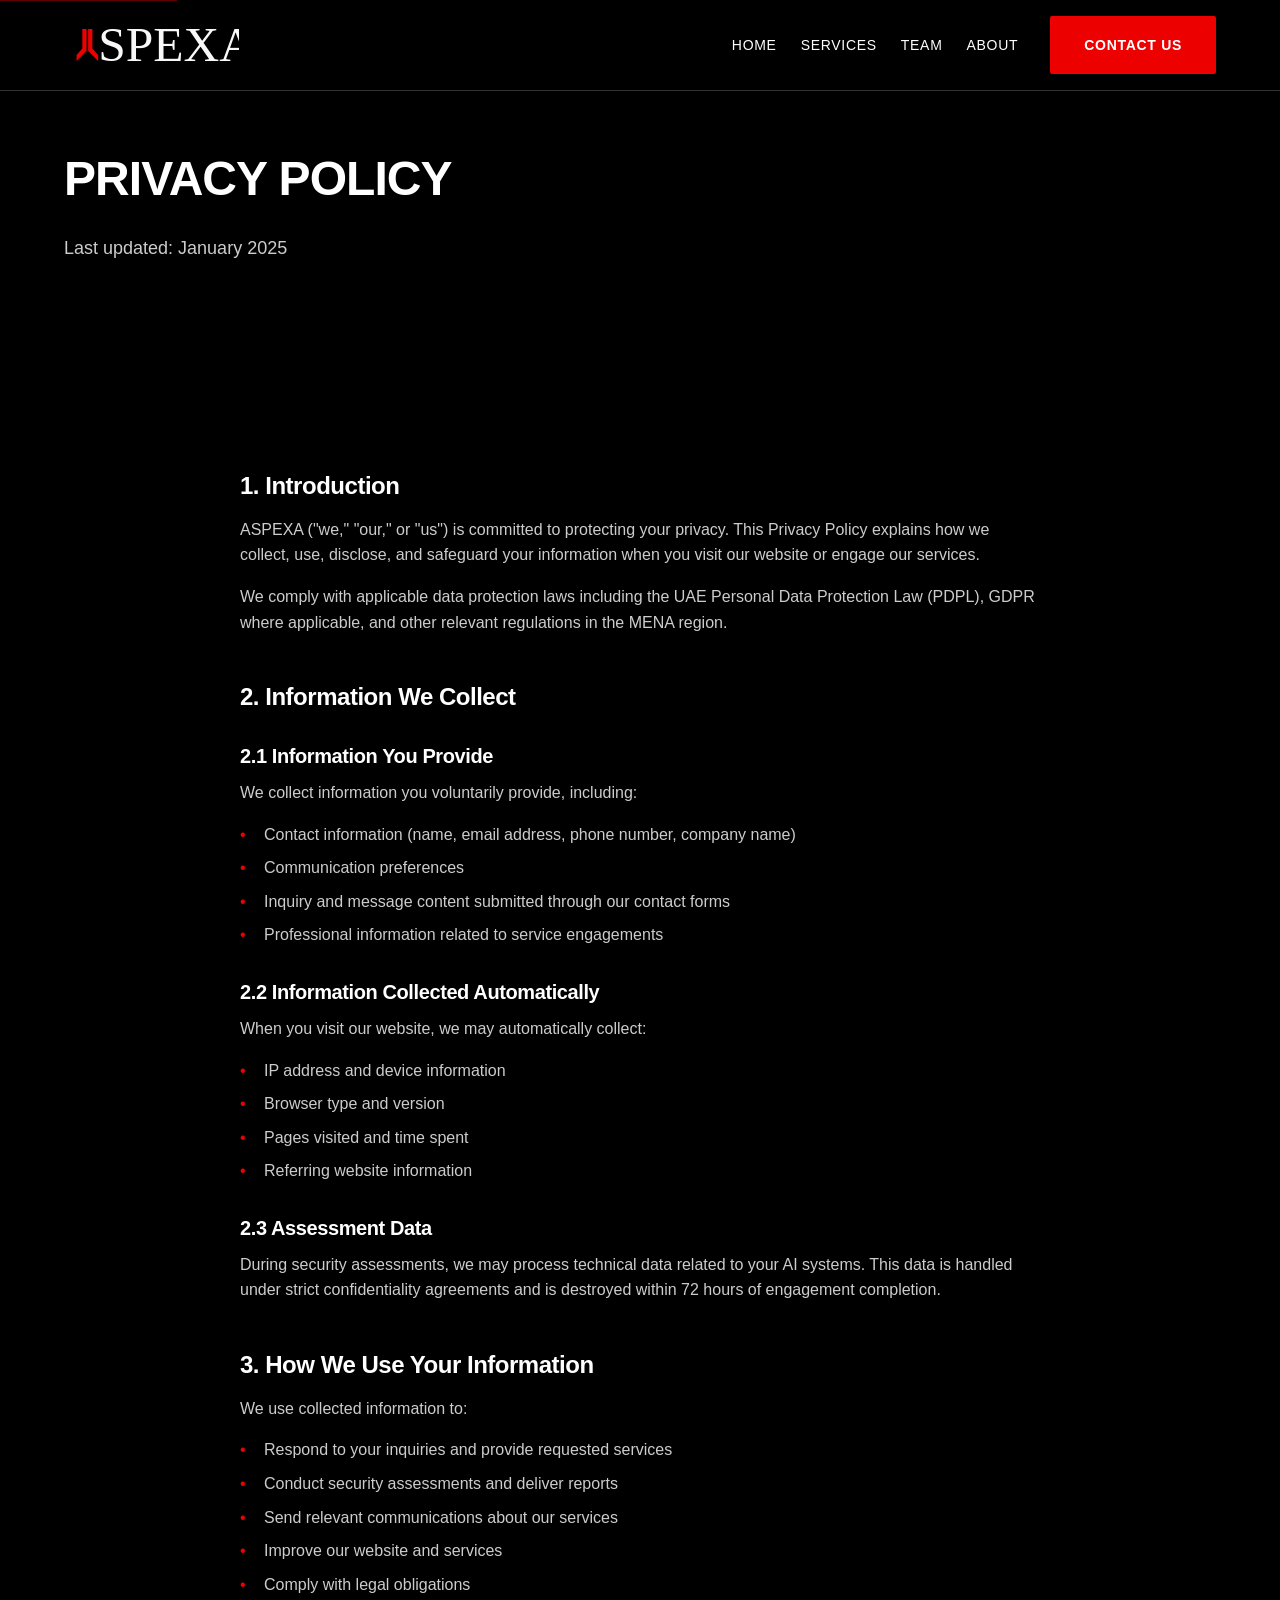
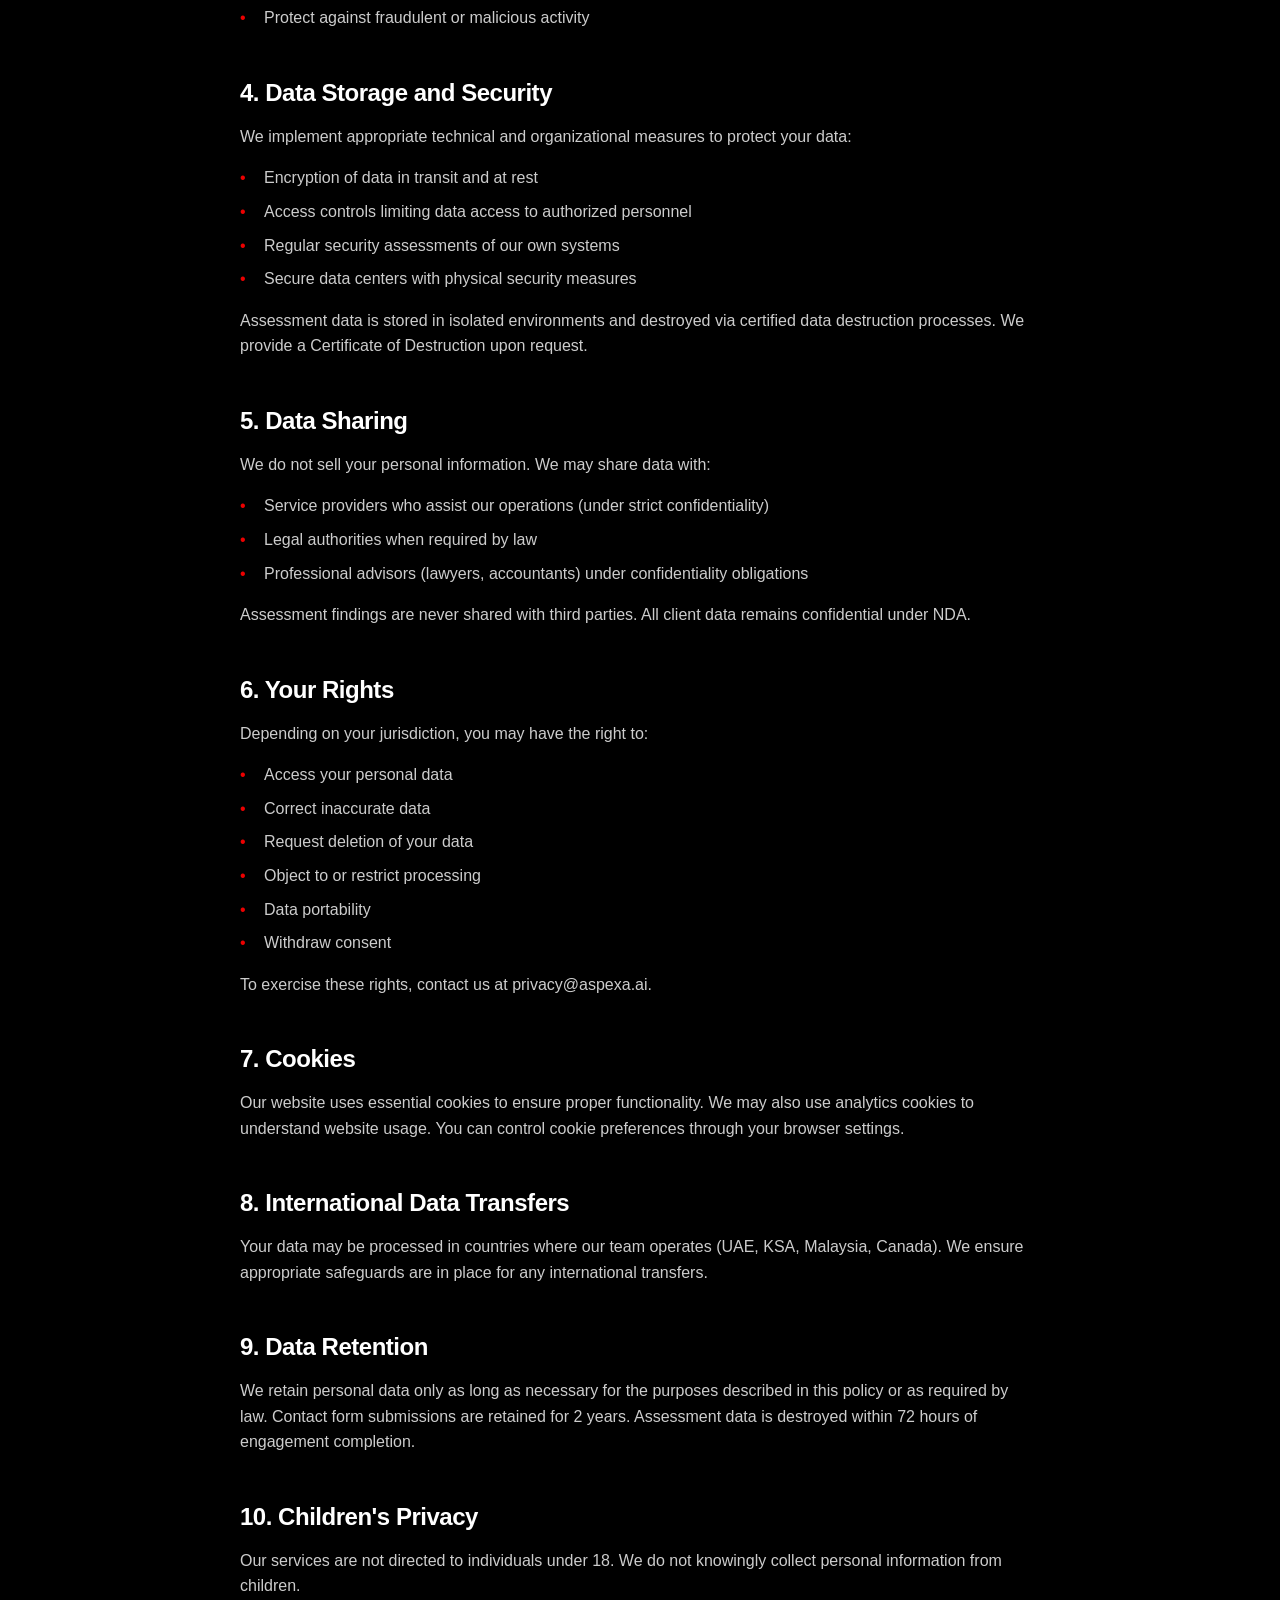
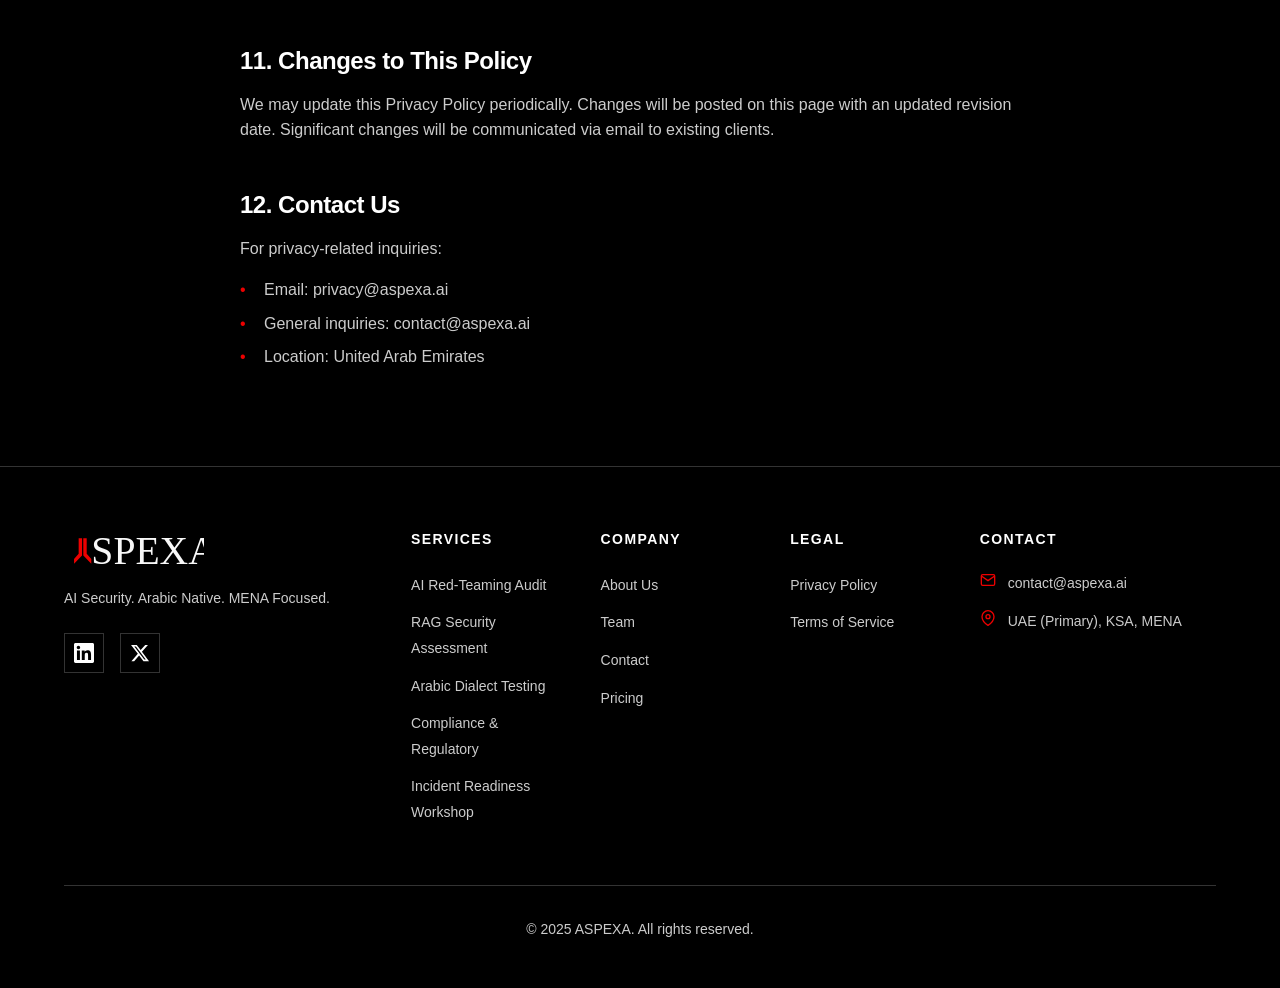
<file: privacy.html>
<!DOCTYPE html>
<html lang="en">
<head>
  <meta charset="UTF-8">
  <meta name="viewport" content="width=device-width, initial-scale=1.0">
  <meta name="description" content="ASPEXA Privacy Policy - How we collect, use, and protect your data.">
  <meta name="keywords" content="ASPEXA privacy policy, data protection, GDPR, UAE PDPL">
  <meta name="author" content="ASPEXA">

  <!-- Favicon -->
  <link rel="icon" type="image/png" href="logos/PNG/Snake Icons/Snake Head Icon Red.png">

  <title>Privacy Policy - ASPEXA</title>
  <link rel="stylesheet" href="css/styles.css">
</head>
<body>
  <a href="#main-content" class="skip-link">Skip to main content</a>

  <!-- Navigation -->
  <nav class="navbar" role="navigation" aria-label="Main navigation">
    <div class="container navbar-inner">
      <a href="index.html" class="navbar-logo" aria-label="ASPEXA Home">
        <img src="logos/SVG/Primary Logo/Aspexa_Logo_2025_Primary_White.svg" alt="ASPEXA Logo" width="140" height="40">
      </a>

      <div class="navbar-menu">
        <ul class="navbar-links">
          <li><a href="index.html" class="navbar-link">Home</a></li>
          <li><a href="services.html" class="navbar-link">Services</a></li>
          <li><a href="team.html" class="navbar-link">Team</a></li>
          <li><a href="about.html" class="navbar-link">About</a></li>
        </ul>
        <a href="contact.html" class="btn btn-primary">Contact Us</a>
      </div>

      <button class="navbar-toggle" aria-label="Toggle menu" aria-expanded="false">
        <span></span>
        <span></span>
        <span></span>
      </button>
    </div>
  </nav>

  <!-- Mobile Menu -->
  <div class="mobile-menu" id="mobile-menu" role="navigation" aria-label="Mobile navigation">
    <ul class="mobile-menu-links">
      <li><a href="index.html" class="mobile-menu-link">Home</a></li>
      <li><a href="services.html" class="mobile-menu-link">Services</a></li>
      <li><a href="team.html" class="mobile-menu-link">Team</a></li>
      <li><a href="about.html" class="mobile-menu-link">About</a></li>
      <li><a href="contact.html" class="mobile-menu-link">Contact</a></li>
      <li><a href="pricing.html" class="mobile-menu-link">Pricing</a></li>
    </ul>
  </div>

  <!-- Main Content -->
  <main id="main-content">
    <!-- Page Header -->
    <section class="page-header section-dark">
      <div class="container">
        <div class="page-header-content">
          <h1 class="page-title">Privacy Policy</h1>
          <p class="page-subtitle">
            Last updated: January 2025
          </p>
        </div>
      </div>
    </section>

    <!-- Privacy Content -->
    <section class="section section-dark">
      <div class="container">
        <div class="legal-content">
          <h2>1. Introduction</h2>
          <p>ASPEXA ("we," "our," or "us") is committed to protecting your privacy. This Privacy Policy explains how we collect, use, disclose, and safeguard your information when you visit our website or engage our services.</p>
          <p>We comply with applicable data protection laws including the UAE Personal Data Protection Law (PDPL), GDPR where applicable, and other relevant regulations in the MENA region.</p>

          <h2>2. Information We Collect</h2>

          <h3>2.1 Information You Provide</h3>
          <p>We collect information you voluntarily provide, including:</p>
          <ul>
            <li>Contact information (name, email address, phone number, company name)</li>
            <li>Communication preferences</li>
            <li>Inquiry and message content submitted through our contact forms</li>
            <li>Professional information related to service engagements</li>
          </ul>

          <h3>2.2 Information Collected Automatically</h3>
          <p>When you visit our website, we may automatically collect:</p>
          <ul>
            <li>IP address and device information</li>
            <li>Browser type and version</li>
            <li>Pages visited and time spent</li>
            <li>Referring website information</li>
          </ul>

          <h3>2.3 Assessment Data</h3>
          <p>During security assessments, we may process technical data related to your AI systems. This data is handled under strict confidentiality agreements and is destroyed within 72 hours of engagement completion.</p>

          <h2>3. How We Use Your Information</h2>
          <p>We use collected information to:</p>
          <ul>
            <li>Respond to your inquiries and provide requested services</li>
            <li>Conduct security assessments and deliver reports</li>
            <li>Send relevant communications about our services</li>
            <li>Improve our website and services</li>
            <li>Comply with legal obligations</li>
            <li>Protect against fraudulent or malicious activity</li>
          </ul>

          <h2>4. Data Storage and Security</h2>
          <p>We implement appropriate technical and organizational measures to protect your data:</p>
          <ul>
            <li>Encryption of data in transit and at rest</li>
            <li>Access controls limiting data access to authorized personnel</li>
            <li>Regular security assessments of our own systems</li>
            <li>Secure data centers with physical security measures</li>
          </ul>
          <p>Assessment data is stored in isolated environments and destroyed via certified data destruction processes. We provide a Certificate of Destruction upon request.</p>

          <h2>5. Data Sharing</h2>
          <p>We do not sell your personal information. We may share data with:</p>
          <ul>
            <li>Service providers who assist our operations (under strict confidentiality)</li>
            <li>Legal authorities when required by law</li>
            <li>Professional advisors (lawyers, accountants) under confidentiality obligations</li>
          </ul>
          <p>Assessment findings are never shared with third parties. All client data remains confidential under NDA.</p>

          <h2>6. Your Rights</h2>
          <p>Depending on your jurisdiction, you may have the right to:</p>
          <ul>
            <li>Access your personal data</li>
            <li>Correct inaccurate data</li>
            <li>Request deletion of your data</li>
            <li>Object to or restrict processing</li>
            <li>Data portability</li>
            <li>Withdraw consent</li>
          </ul>
          <p>To exercise these rights, contact us at privacy@aspexa.ai.</p>

          <h2>7. Cookies</h2>
          <p>Our website uses essential cookies to ensure proper functionality. We may also use analytics cookies to understand website usage. You can control cookie preferences through your browser settings.</p>

          <h2>8. International Data Transfers</h2>
          <p>Your data may be processed in countries where our team operates (UAE, KSA, Malaysia, Canada). We ensure appropriate safeguards are in place for any international transfers.</p>

          <h2>9. Data Retention</h2>
          <p>We retain personal data only as long as necessary for the purposes described in this policy or as required by law. Contact form submissions are retained for 2 years. Assessment data is destroyed within 72 hours of engagement completion.</p>

          <h2>10. Children's Privacy</h2>
          <p>Our services are not directed to individuals under 18. We do not knowingly collect personal information from children.</p>

          <h2>11. Changes to This Policy</h2>
          <p>We may update this Privacy Policy periodically. Changes will be posted on this page with an updated revision date. Significant changes will be communicated via email to existing clients.</p>

          <h2>12. Contact Us</h2>
          <p>For privacy-related inquiries:</p>
          <ul>
            <li>Email: privacy@aspexa.ai</li>
            <li>General inquiries: contact@aspexa.ai</li>
            <li>Location: United Arab Emirates</li>
          </ul>
        </div>
      </div>
    </section>
  </main>

  <!-- Footer -->
  <footer class="footer" role="contentinfo">
    <div class="container">
      <div class="footer-grid">
        <div class="footer-brand">
          <img src="logos/SVG/Primary Logo/Aspexa_Logo_2025_Primary_White.svg" alt="ASPEXA" class="footer-brand-logo" width="140" height="40">
          <p class="footer-tagline">AI Security. Arabic Native. MENA Focused.</p>
          <div class="footer-social">
            <a href="https://linkedin.com/company/aspexa" aria-label="LinkedIn" target="_blank" rel="noopener noreferrer">
              <svg width="20" height="20" viewBox="0 0 24 24" fill="currentColor" aria-hidden="true">
                <path d="M20.447 20.452h-3.554v-5.569c0-1.328-.027-3.037-1.852-3.037-1.853 0-2.136 1.445-2.136 2.939v5.667H9.351V9h3.414v1.561h.046c.477-.9 1.637-1.85 3.37-1.85 3.601 0 4.267 2.37 4.267 5.455v6.286zM5.337 7.433c-1.144 0-2.063-.926-2.063-2.065 0-1.138.92-2.063 2.063-2.063 1.14 0 2.064.925 2.064 2.063 0 1.139-.925 2.065-2.064 2.065zm1.782 13.019H3.555V9h3.564v11.452zM22.225 0H1.771C.792 0 0 .774 0 1.729v20.542C0 23.227.792 24 1.771 24h20.451C23.2 24 24 23.227 24 22.271V1.729C24 .774 23.2 0 22.222 0h.003z"/>
              </svg>
            </a>
            <a href="https://twitter.com/aspexa_ai" aria-label="Twitter" target="_blank" rel="noopener noreferrer">
              <svg width="20" height="20" viewBox="0 0 24 24" fill="currentColor" aria-hidden="true">
                <path d="M18.244 2.25h3.308l-7.227 8.26 8.502 11.24H16.17l-5.214-6.817L4.99 21.75H1.68l7.73-8.835L1.254 2.25H8.08l4.713 6.231zm-1.161 17.52h1.833L7.084 4.126H5.117z"/>
              </svg>
            </a>
          </div>
        </div>

        <div>
          <h3 class="footer-heading">Services</h3>
          <ul class="footer-links">
            <li><a href="services.html#red-teaming">AI Red-Teaming Audit</a></li>
            <li><a href="services.html#rag">RAG Security Assessment</a></li>
            <li><a href="services.html#arabic">Arabic Dialect Testing</a></li>
            <li><a href="services.html#compliance">Compliance & Regulatory</a></li>
            <li><a href="services.html#workshop">Incident Readiness Workshop</a></li>
          </ul>
        </div>

        <div>
          <h3 class="footer-heading">Company</h3>
          <ul class="footer-links">
            <li><a href="about.html">About Us</a></li>
            <li><a href="team.html">Team</a></li>
            <li><a href="contact.html">Contact</a></li>
            <li><a href="pricing.html">Pricing</a></li>
          </ul>
        </div>

        <div>
          <h3 class="footer-heading">Legal</h3>
          <ul class="footer-links">
            <li><a href="privacy.html">Privacy Policy</a></li>
            <li><a href="terms.html">Terms of Service</a></li>
          </ul>
        </div>

        <div>
          <h3 class="footer-heading">Contact</h3>
          <div class="footer-contact-item">
            <svg width="16" height="16" viewBox="0 0 24 24" fill="none" stroke="currentColor" stroke-width="2" aria-hidden="true">
              <path d="M4 4h16c1.1 0 2 .9 2 2v12c0 1.1-.9 2-2 2H4c-1.1 0-2-.9-2-2V6c0-1.1.9-2 2-2z"></path>
              <polyline points="22,6 12,13 2,6"></polyline>
            </svg>
            <span>contact@aspexa.ai</span>
          </div>
          <div class="footer-contact-item">
            <svg width="16" height="16" viewBox="0 0 24 24" fill="none" stroke="currentColor" stroke-width="2" aria-hidden="true">
              <path d="M21 10c0 7-9 13-9 13s-9-6-9-13a9 9 0 0 1 18 0z"></path>
              <circle cx="12" cy="10" r="3"></circle>
            </svg>
            <span>UAE (Primary), KSA, MENA</span>
          </div>
        </div>
      </div>

      <div class="footer-bottom">
        <p>&copy; 2025 ASPEXA. All rights reserved.</p>
      </div>
    </div>
  </footer>

  <script src="js/main.js"></script>
</body>
</html>
</file>
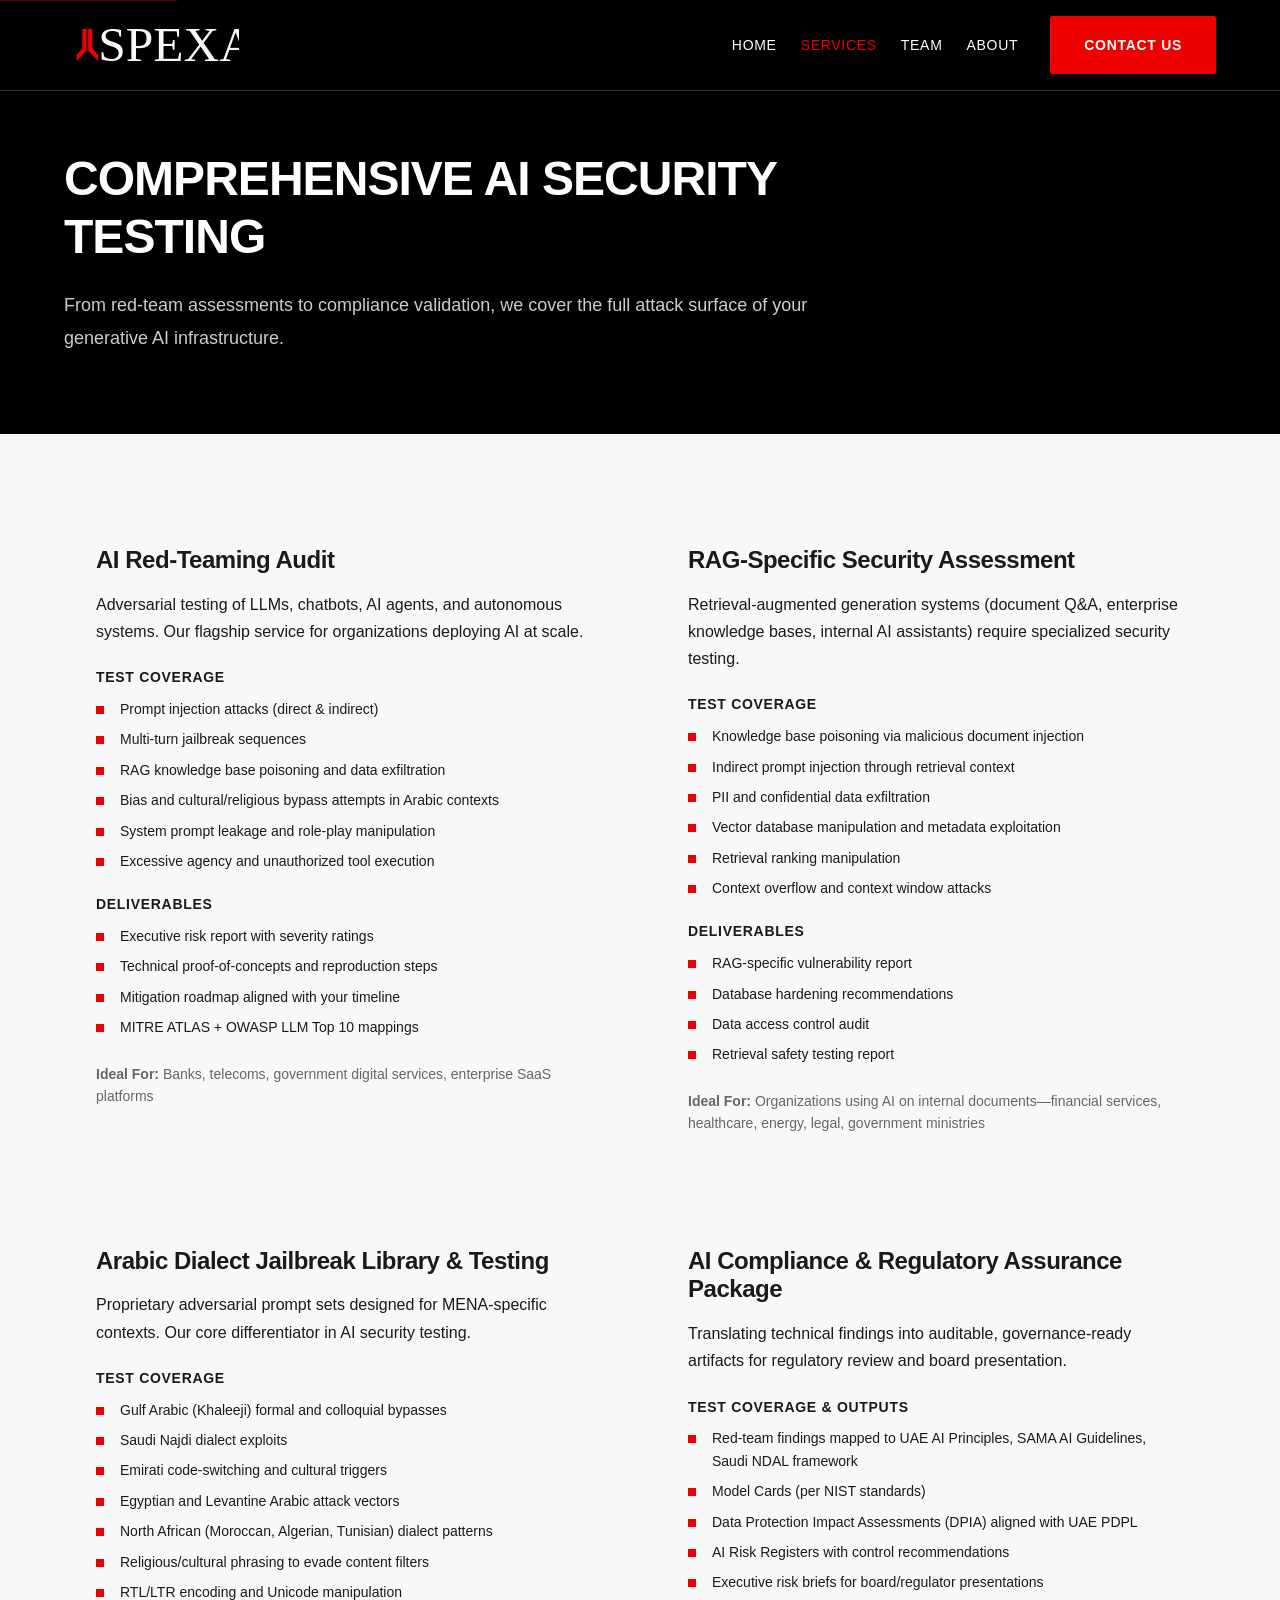
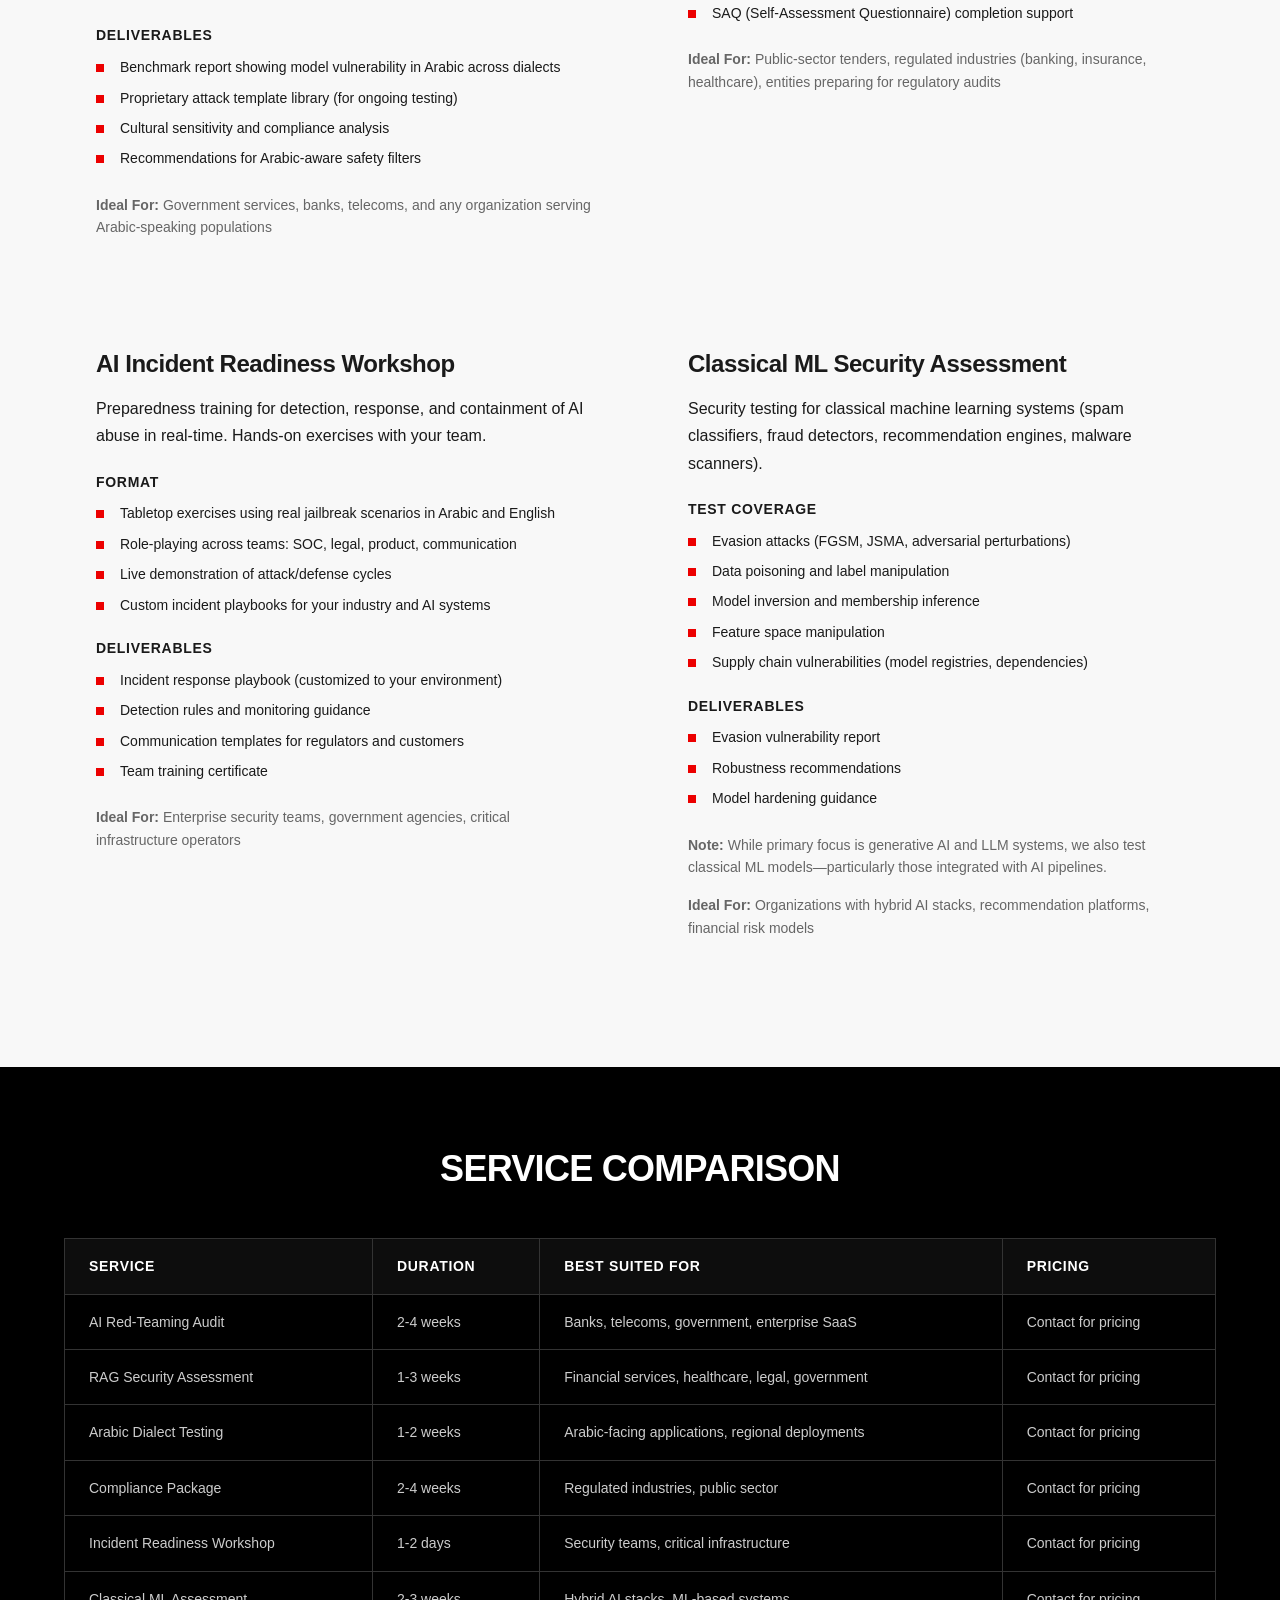
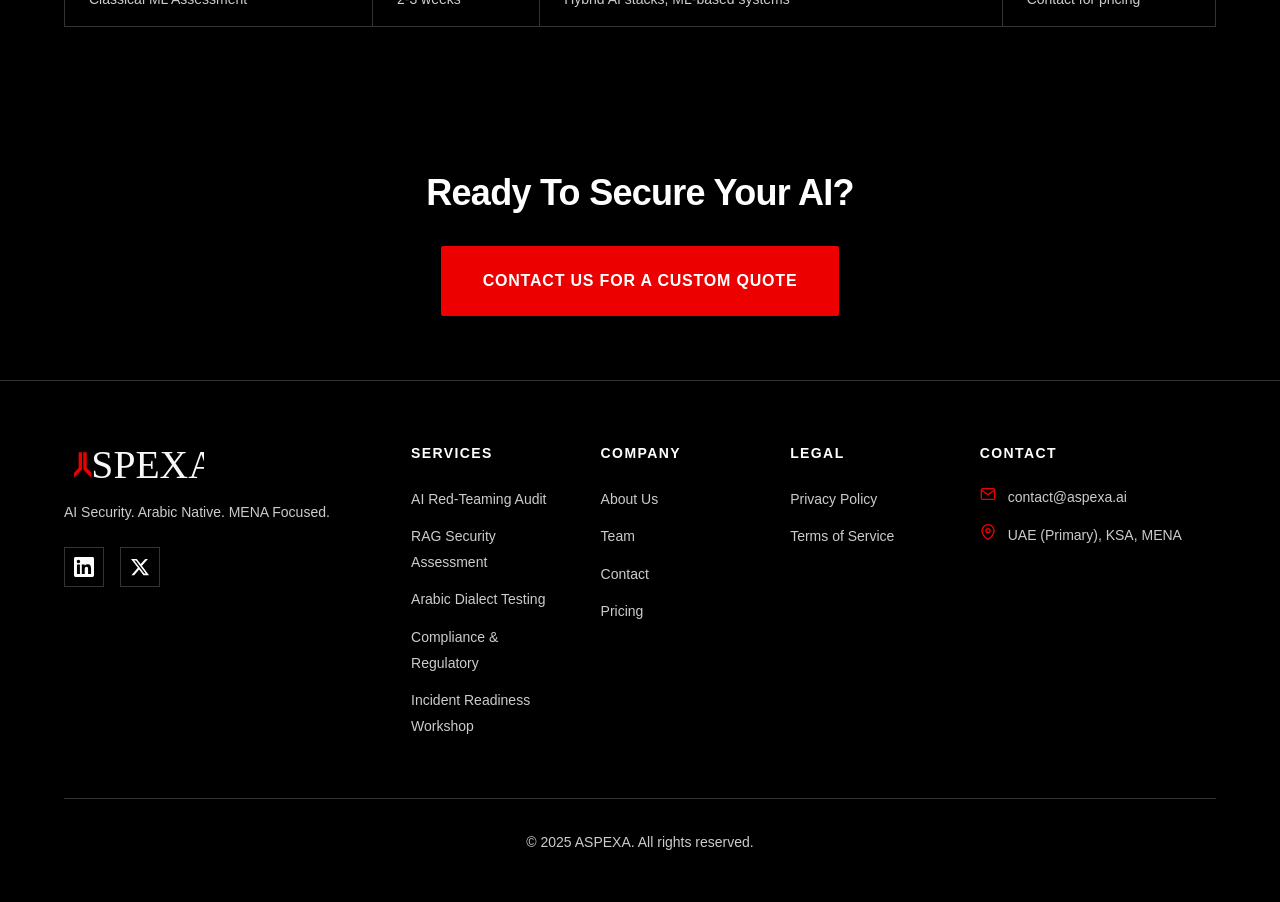
<file: services.html>
<!DOCTYPE html>
<html lang="en">
<head>
  <meta charset="UTF-8">
  <meta name="viewport" content="width=device-width, initial-scale=1.0">
  <meta name="description" content="ASPEXA Services - Comprehensive AI Security Testing including red-team audits, RAG security assessment, Arabic dialect testing, and compliance assurance.">
  <meta name="keywords" content="AI red-teaming, RAG security, Arabic dialect testing, AI compliance, LLM security services">
  <meta name="author" content="ASPEXA">

  <!-- Open Graph -->
  <meta property="og:title" content="Services - ASPEXA AI Security">
  <meta property="og:description" content="Comprehensive AI security testing for MENA. Red-team audits, RAG security, Arabic dialect testing.">
  <meta property="og:type" content="website">
  <meta property="og:url" content="https://aspexa.ai/services">

  <!-- Favicon -->
  <link rel="icon" type="image/png" href="logos/PNG/Snake Icons/Snake Head Icon Red.png">

  <title>Services - ASPEXA</title>
  <link rel="stylesheet" href="css/styles.css">
</head>
<body>
  <a href="#main-content" class="skip-link">Skip to main content</a>

  <!-- Navigation -->
  <nav class="navbar" role="navigation" aria-label="Main navigation">
    <div class="container navbar-inner">
      <a href="index.html" class="navbar-logo" aria-label="ASPEXA Home">
        <img src="logos/SVG/Primary Logo/Aspexa_Logo_2025_Primary_White.svg" alt="ASPEXA Logo" width="140" height="40">
      </a>

      <div class="navbar-menu">
        <ul class="navbar-links">
          <li><a href="index.html" class="navbar-link">Home</a></li>
          <li><a href="services.html" class="navbar-link active">Services</a></li>
          <li><a href="team.html" class="navbar-link">Team</a></li>
          <li><a href="about.html" class="navbar-link">About</a></li>
        </ul>
        <a href="contact.html" class="btn btn-primary">Contact Us</a>
      </div>

      <button class="navbar-toggle" aria-label="Toggle menu" aria-expanded="false">
        <span></span>
        <span></span>
        <span></span>
      </button>
    </div>
  </nav>

  <!-- Mobile Menu -->
  <div class="mobile-menu" id="mobile-menu" role="navigation" aria-label="Mobile navigation">
    <ul class="mobile-menu-links">
      <li><a href="index.html" class="mobile-menu-link">Home</a></li>
      <li><a href="services.html" class="mobile-menu-link">Services</a></li>
      <li><a href="team.html" class="mobile-menu-link">Team</a></li>
      <li><a href="about.html" class="mobile-menu-link">About</a></li>
      <li><a href="contact.html" class="mobile-menu-link">Contact</a></li>
      <li><a href="pricing.html" class="mobile-menu-link">Pricing</a></li>
    </ul>
  </div>

  <!-- Main Content -->
  <main id="main-content">
    <!-- Page Header -->
    <section class="page-header section-dark">
      <div class="container">
        <div class="page-header-content">
          <h1 class="page-title">Comprehensive AI Security Testing</h1>
          <p class="page-subtitle">
            From red-team assessments to compliance validation, we cover the full attack surface of your generative AI infrastructure.
          </p>
        </div>
      </div>
    </section>

    <!-- Services Grid -->
    <section class="section section-light">
      <div class="container">
        <div class="grid grid-2">
          <!-- Service 1: AI Red-Teaming Audit -->
          <article class="service-card" id="red-teaming">
            <h2 class="service-card-title">AI Red-Teaming Audit</h2>
            <p class="service-card-description">
              Adversarial testing of LLMs, chatbots, AI agents, and autonomous systems. Our flagship service for organizations deploying AI at scale.
            </p>

            <h4 style="margin-bottom: var(--space-3); font-size: var(--font-size-sm); text-transform: uppercase; letter-spacing: 0.05em;">Test Coverage</h4>
            <ul class="service-card-list">
              <li>Prompt injection attacks (direct & indirect)</li>
              <li>Multi-turn jailbreak sequences</li>
              <li>RAG knowledge base poisoning and data exfiltration</li>
              <li>Bias and cultural/religious bypass attempts in Arabic contexts</li>
              <li>System prompt leakage and role-play manipulation</li>
              <li>Excessive agency and unauthorized tool execution</li>
            </ul>

            <h4 style="margin-bottom: var(--space-3); font-size: var(--font-size-sm); text-transform: uppercase; letter-spacing: 0.05em;">Deliverables</h4>
            <ul class="service-card-list">
              <li>Executive risk report with severity ratings</li>
              <li>Technical proof-of-concepts and reproduction steps</li>
              <li>Mitigation roadmap aligned with your timeline</li>
              <li>MITRE ATLAS + OWASP LLM Top 10 mappings</li>
            </ul>

            <p style="font-size: var(--font-size-sm); color: #666;"><strong>Ideal For:</strong> Banks, telecoms, government digital services, enterprise SaaS platforms</p>
          </article>

          <!-- Service 2: RAG Security Assessment -->
          <article class="service-card" id="rag">
            <h2 class="service-card-title">RAG-Specific Security Assessment</h2>
            <p class="service-card-description">
              Retrieval-augmented generation systems (document Q&A, enterprise knowledge bases, internal AI assistants) require specialized security testing.
            </p>

            <h4 style="margin-bottom: var(--space-3); font-size: var(--font-size-sm); text-transform: uppercase; letter-spacing: 0.05em;">Test Coverage</h4>
            <ul class="service-card-list">
              <li>Knowledge base poisoning via malicious document injection</li>
              <li>Indirect prompt injection through retrieval context</li>
              <li>PII and confidential data exfiltration</li>
              <li>Vector database manipulation and metadata exploitation</li>
              <li>Retrieval ranking manipulation</li>
              <li>Context overflow and context window attacks</li>
            </ul>

            <h4 style="margin-bottom: var(--space-3); font-size: var(--font-size-sm); text-transform: uppercase; letter-spacing: 0.05em;">Deliverables</h4>
            <ul class="service-card-list">
              <li>RAG-specific vulnerability report</li>
              <li>Database hardening recommendations</li>
              <li>Data access control audit</li>
              <li>Retrieval safety testing report</li>
            </ul>

            <p style="font-size: var(--font-size-sm); color: #666;"><strong>Ideal For:</strong> Organizations using AI on internal documents—financial services, healthcare, energy, legal, government ministries</p>
          </article>

          <!-- Service 3: Arabic Dialect Testing -->
          <article class="service-card" id="arabic">
            <h2 class="service-card-title">Arabic Dialect Jailbreak Library & Testing</h2>
            <p class="service-card-description">
              Proprietary adversarial prompt sets designed for MENA-specific contexts. Our core differentiator in AI security testing.
            </p>

            <h4 style="margin-bottom: var(--space-3); font-size: var(--font-size-sm); text-transform: uppercase; letter-spacing: 0.05em;">Test Coverage</h4>
            <ul class="service-card-list">
              <li>Gulf Arabic (Khaleeji) formal and colloquial bypasses</li>
              <li>Saudi Najdi dialect exploits</li>
              <li>Emirati code-switching and cultural triggers</li>
              <li>Egyptian and Levantine Arabic attack vectors</li>
              <li>North African (Moroccan, Algerian, Tunisian) dialect patterns</li>
              <li>Religious/cultural phrasing to evade content filters</li>
              <li>RTL/LTR encoding and Unicode manipulation</li>
            </ul>

            <h4 style="margin-bottom: var(--space-3); font-size: var(--font-size-sm); text-transform: uppercase; letter-spacing: 0.05em;">Deliverables</h4>
            <ul class="service-card-list">
              <li>Benchmark report showing model vulnerability in Arabic across dialects</li>
              <li>Proprietary attack template library (for ongoing testing)</li>
              <li>Cultural sensitivity and compliance analysis</li>
              <li>Recommendations for Arabic-aware safety filters</li>
            </ul>

            <p style="font-size: var(--font-size-sm); color: #666;"><strong>Ideal For:</strong> Government services, banks, telecoms, and any organization serving Arabic-speaking populations</p>
          </article>

          <!-- Service 4: Compliance Package -->
          <article class="service-card" id="compliance">
            <h2 class="service-card-title">AI Compliance & Regulatory Assurance Package</h2>
            <p class="service-card-description">
              Translating technical findings into auditable, governance-ready artifacts for regulatory review and board presentation.
            </p>

            <h4 style="margin-bottom: var(--space-3); font-size: var(--font-size-sm); text-transform: uppercase; letter-spacing: 0.05em;">Test Coverage & Outputs</h4>
            <ul class="service-card-list">
              <li>Red-team findings mapped to UAE AI Principles, SAMA AI Guidelines, Saudi NDAL framework</li>
              <li>Model Cards (per NIST standards)</li>
              <li>Data Protection Impact Assessments (DPIA) aligned with UAE PDPL</li>
              <li>AI Risk Registers with control recommendations</li>
              <li>Executive risk briefs for board/regulator presentations</li>
              <li>SAQ (Self-Assessment Questionnaire) completion support</li>
            </ul>

            <p style="font-size: var(--font-size-sm); color: #666;"><strong>Ideal For:</strong> Public-sector tenders, regulated industries (banking, insurance, healthcare), entities preparing for regulatory audits</p>
          </article>

          <!-- Service 5: Incident Readiness Workshop -->
          <article class="service-card" id="workshop">
            <h2 class="service-card-title">AI Incident Readiness Workshop</h2>
            <p class="service-card-description">
              Preparedness training for detection, response, and containment of AI abuse in real-time. Hands-on exercises with your team.
            </p>

            <h4 style="margin-bottom: var(--space-3); font-size: var(--font-size-sm); text-transform: uppercase; letter-spacing: 0.05em;">Format</h4>
            <ul class="service-card-list">
              <li>Tabletop exercises using real jailbreak scenarios in Arabic and English</li>
              <li>Role-playing across teams: SOC, legal, product, communication</li>
              <li>Live demonstration of attack/defense cycles</li>
              <li>Custom incident playbooks for your industry and AI systems</li>
            </ul>

            <h4 style="margin-bottom: var(--space-3); font-size: var(--font-size-sm); text-transform: uppercase; letter-spacing: 0.05em;">Deliverables</h4>
            <ul class="service-card-list">
              <li>Incident response playbook (customized to your environment)</li>
              <li>Detection rules and monitoring guidance</li>
              <li>Communication templates for regulators and customers</li>
              <li>Team training certificate</li>
            </ul>

            <p style="font-size: var(--font-size-sm); color: #666;"><strong>Ideal For:</strong> Enterprise security teams, government agencies, critical infrastructure operators</p>
          </article>

          <!-- Service 6: Classical ML Security -->
          <article class="service-card" id="classical-ml">
            <h2 class="service-card-title">Classical ML Security Assessment</h2>
            <p class="service-card-description">
              Security testing for classical machine learning systems (spam classifiers, fraud detectors, recommendation engines, malware scanners).
            </p>

            <h4 style="margin-bottom: var(--space-3); font-size: var(--font-size-sm); text-transform: uppercase; letter-spacing: 0.05em;">Test Coverage</h4>
            <ul class="service-card-list">
              <li>Evasion attacks (FGSM, JSMA, adversarial perturbations)</li>
              <li>Data poisoning and label manipulation</li>
              <li>Model inversion and membership inference</li>
              <li>Feature space manipulation</li>
              <li>Supply chain vulnerabilities (model registries, dependencies)</li>
            </ul>

            <h4 style="margin-bottom: var(--space-3); font-size: var(--font-size-sm); text-transform: uppercase; letter-spacing: 0.05em;">Deliverables</h4>
            <ul class="service-card-list">
              <li>Evasion vulnerability report</li>
              <li>Robustness recommendations</li>
              <li>Model hardening guidance</li>
            </ul>

            <p style="font-size: var(--font-size-sm); color: #666;"><strong>Note:</strong> While primary focus is generative AI and LLM systems, we also test classical ML models—particularly those integrated with AI pipelines.</p>
            <p style="font-size: var(--font-size-sm); color: #666;"><strong>Ideal For:</strong> Organizations with hybrid AI stacks, recommendation platforms, financial risk models</p>
          </article>
        </div>
      </div>
    </section>

    <!-- Service Comparison Table -->
    <section class="section section-dark">
      <div class="container">
        <div class="section-header text-center">
          <h2 class="section-title">Service Comparison</h2>
        </div>

        <div style="overflow-x: auto;">
          <table class="comparison-table">
            <thead>
              <tr>
                <th>Service</th>
                <th>Duration</th>
                <th>Best Suited For</th>
                <th>Pricing</th>
              </tr>
            </thead>
            <tbody>
              <tr>
                <td>AI Red-Teaming Audit</td>
                <td>2-4 weeks</td>
                <td>Banks, telecoms, government, enterprise SaaS</td>
                <td>Contact for pricing</td>
              </tr>
              <tr>
                <td>RAG Security Assessment</td>
                <td>1-3 weeks</td>
                <td>Financial services, healthcare, legal, government</td>
                <td>Contact for pricing</td>
              </tr>
              <tr>
                <td>Arabic Dialect Testing</td>
                <td>1-2 weeks</td>
                <td>Arabic-facing applications, regional deployments</td>
                <td>Contact for pricing</td>
              </tr>
              <tr>
                <td>Compliance Package</td>
                <td>2-4 weeks</td>
                <td>Regulated industries, public sector</td>
                <td>Contact for pricing</td>
              </tr>
              <tr>
                <td>Incident Readiness Workshop</td>
                <td>1-2 days</td>
                <td>Security teams, critical infrastructure</td>
                <td>Contact for pricing</td>
              </tr>
              <tr>
                <td>Classical ML Assessment</td>
                <td>2-3 weeks</td>
                <td>Hybrid AI stacks, ML-based systems</td>
                <td>Contact for pricing</td>
              </tr>
            </tbody>
          </table>
        </div>
      </div>
    </section>

    <!-- CTA Section -->
    <section class="cta-section section-dark">
      <div class="container">
        <h2 class="cta-title">Ready To Secure Your AI?</h2>
        <div class="cta-buttons">
          <a href="contact.html" class="btn btn-primary btn-lg">Contact Us For A Custom Quote</a>
        </div>
      </div>
    </section>
  </main>

  <!-- Footer -->
  <footer class="footer" role="contentinfo">
    <div class="container">
      <div class="footer-grid">
        <div class="footer-brand">
          <img src="logos/SVG/Primary Logo/Aspexa_Logo_2025_Primary_White.svg" alt="ASPEXA" class="footer-brand-logo" width="140" height="40">
          <p class="footer-tagline">AI Security. Arabic Native. MENA Focused.</p>
          <div class="footer-social">
            <a href="https://linkedin.com/company/aspexa" aria-label="LinkedIn" target="_blank" rel="noopener noreferrer">
              <svg width="20" height="20" viewBox="0 0 24 24" fill="currentColor" aria-hidden="true">
                <path d="M20.447 20.452h-3.554v-5.569c0-1.328-.027-3.037-1.852-3.037-1.853 0-2.136 1.445-2.136 2.939v5.667H9.351V9h3.414v1.561h.046c.477-.9 1.637-1.85 3.37-1.85 3.601 0 4.267 2.37 4.267 5.455v6.286zM5.337 7.433c-1.144 0-2.063-.926-2.063-2.065 0-1.138.92-2.063 2.063-2.063 1.14 0 2.064.925 2.064 2.063 0 1.139-.925 2.065-2.064 2.065zm1.782 13.019H3.555V9h3.564v11.452zM22.225 0H1.771C.792 0 0 .774 0 1.729v20.542C0 23.227.792 24 1.771 24h20.451C23.2 24 24 23.227 24 22.271V1.729C24 .774 23.2 0 22.222 0h.003z"/>
              </svg>
            </a>
            <a href="https://twitter.com/aspexa_ai" aria-label="Twitter" target="_blank" rel="noopener noreferrer">
              <svg width="20" height="20" viewBox="0 0 24 24" fill="currentColor" aria-hidden="true">
                <path d="M18.244 2.25h3.308l-7.227 8.26 8.502 11.24H16.17l-5.214-6.817L4.99 21.75H1.68l7.73-8.835L1.254 2.25H8.08l4.713 6.231zm-1.161 17.52h1.833L7.084 4.126H5.117z"/>
              </svg>
            </a>
          </div>
        </div>

        <div>
          <h3 class="footer-heading">Services</h3>
          <ul class="footer-links">
            <li><a href="services.html#red-teaming">AI Red-Teaming Audit</a></li>
            <li><a href="services.html#rag">RAG Security Assessment</a></li>
            <li><a href="services.html#arabic">Arabic Dialect Testing</a></li>
            <li><a href="services.html#compliance">Compliance & Regulatory</a></li>
            <li><a href="services.html#workshop">Incident Readiness Workshop</a></li>
          </ul>
        </div>

        <div>
          <h3 class="footer-heading">Company</h3>
          <ul class="footer-links">
            <li><a href="about.html">About Us</a></li>
            <li><a href="team.html">Team</a></li>
            <li><a href="contact.html">Contact</a></li>
            <li><a href="pricing.html">Pricing</a></li>
          </ul>
        </div>

        <div>
          <h3 class="footer-heading">Legal</h3>
          <ul class="footer-links">
            <li><a href="privacy.html">Privacy Policy</a></li>
            <li><a href="terms.html">Terms of Service</a></li>
          </ul>
        </div>

        <div>
          <h3 class="footer-heading">Contact</h3>
          <div class="footer-contact-item">
            <svg width="16" height="16" viewBox="0 0 24 24" fill="none" stroke="currentColor" stroke-width="2" aria-hidden="true">
              <path d="M4 4h16c1.1 0 2 .9 2 2v12c0 1.1-.9 2-2 2H4c-1.1 0-2-.9-2-2V6c0-1.1.9-2 2-2z"></path>
              <polyline points="22,6 12,13 2,6"></polyline>
            </svg>
            <span>contact@aspexa.ai</span>
          </div>
          <div class="footer-contact-item">
            <svg width="16" height="16" viewBox="0 0 24 24" fill="none" stroke="currentColor" stroke-width="2" aria-hidden="true">
              <path d="M21 10c0 7-9 13-9 13s-9-6-9-13a9 9 0 0 1 18 0z"></path>
              <circle cx="12" cy="10" r="3"></circle>
            </svg>
            <span>UAE (Primary), KSA, MENA</span>
          </div>
        </div>
      </div>

      <div class="footer-bottom">
        <p>&copy; 2025 ASPEXA. All rights reserved.</p>
      </div>
    </div>
  </footer>

  <script src="js/main.js"></script>
</body>
</html>
</file>
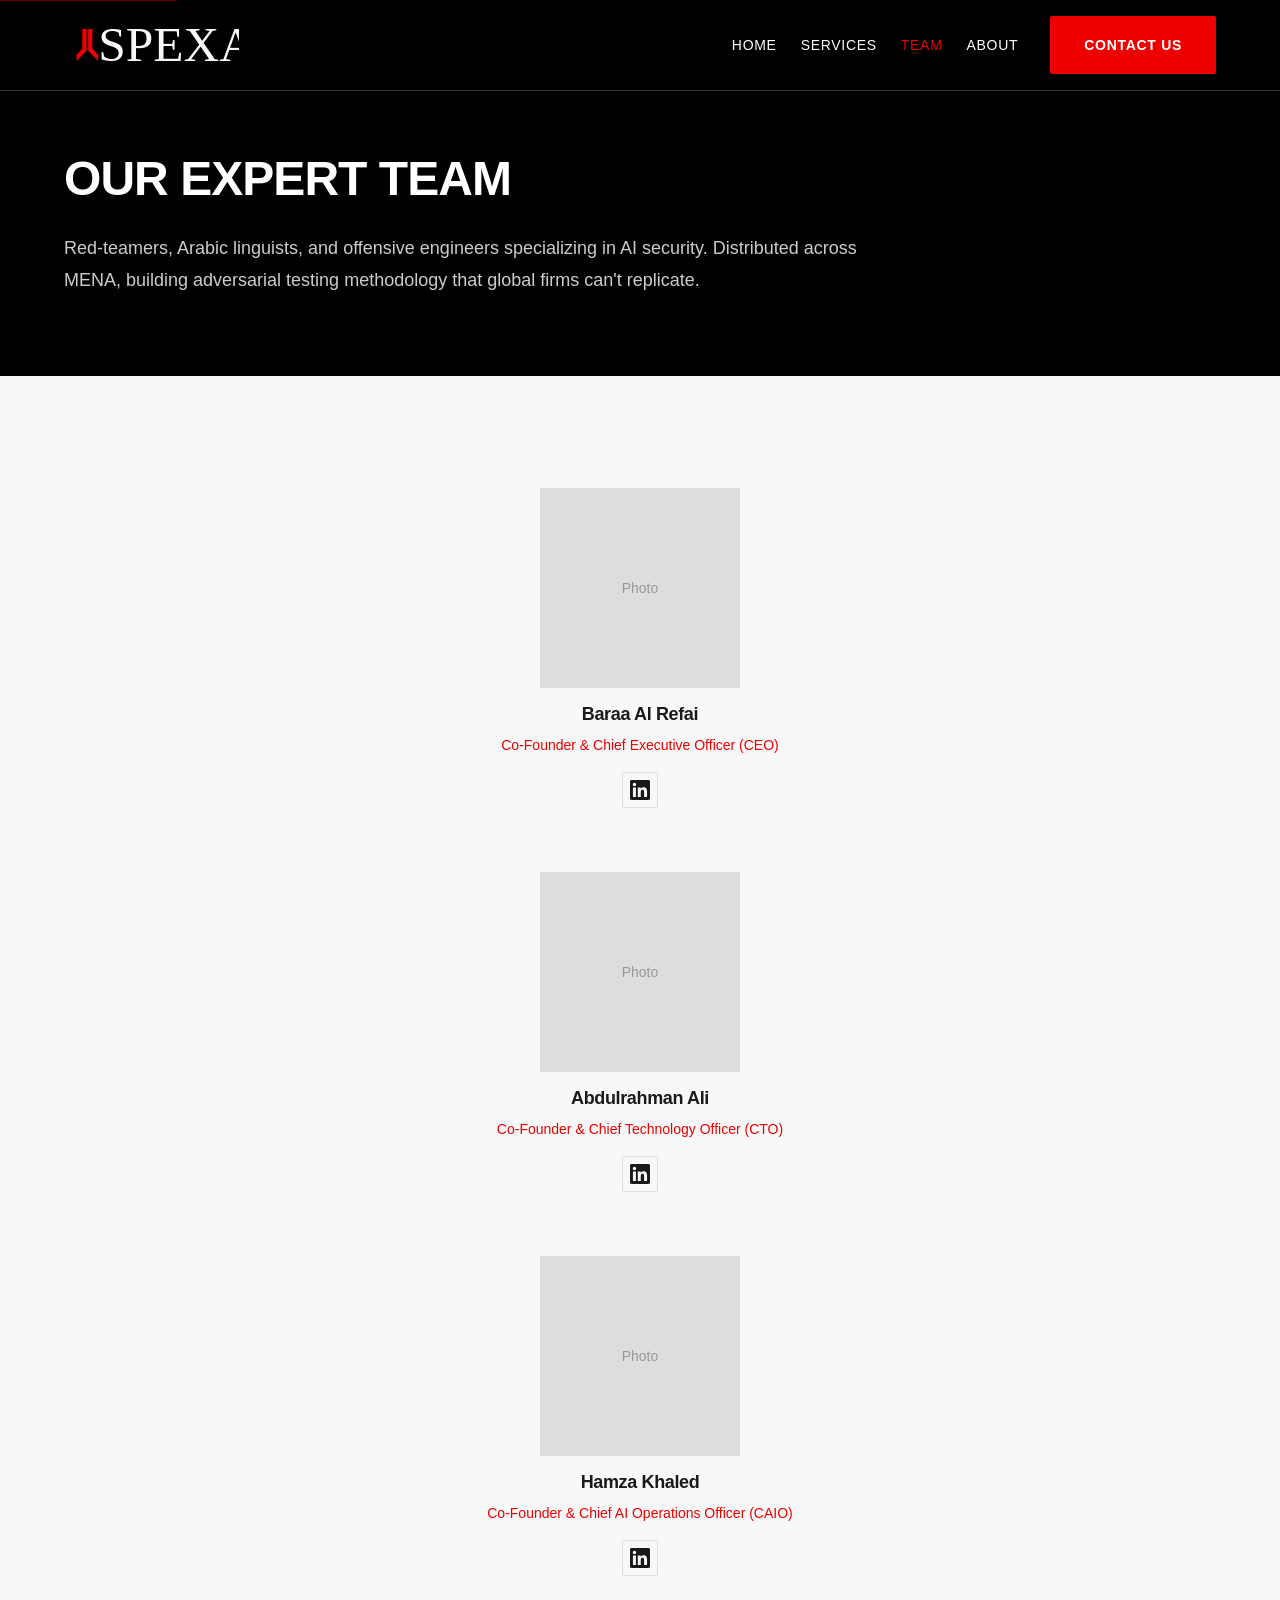
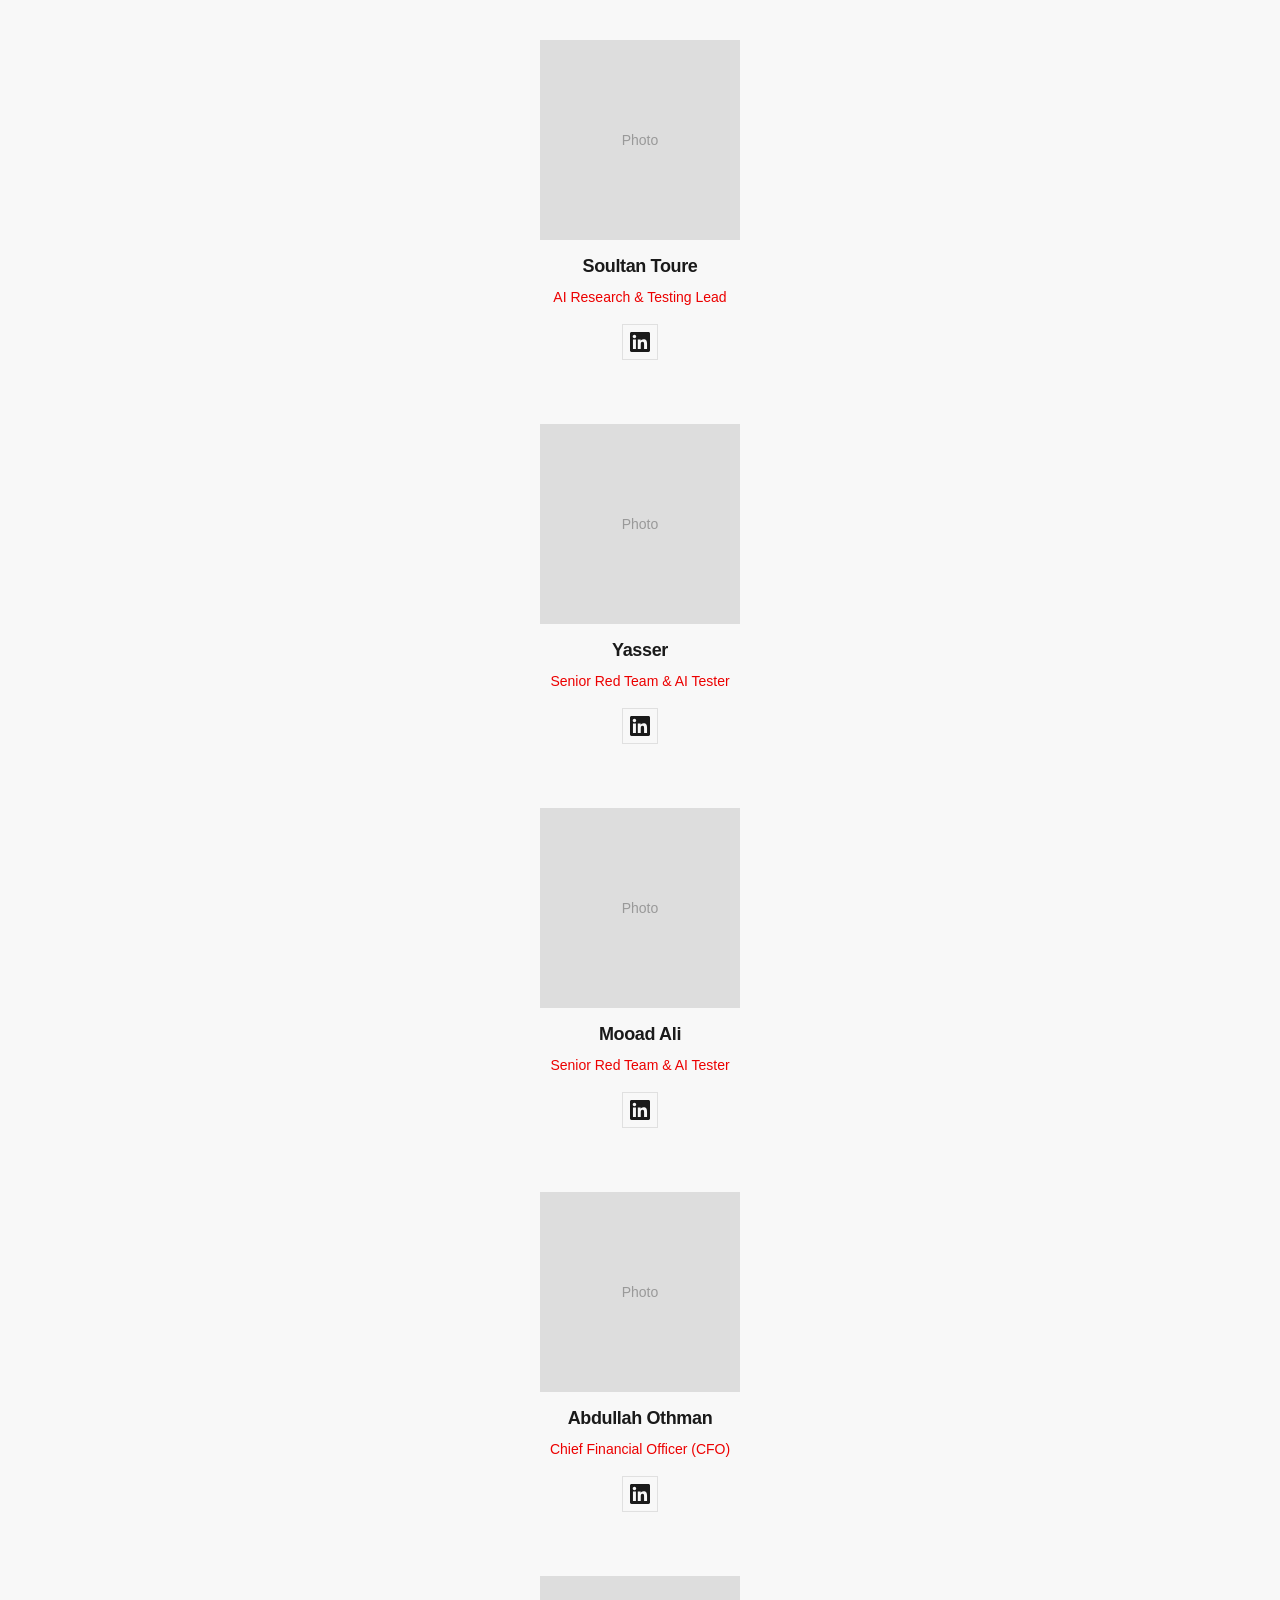
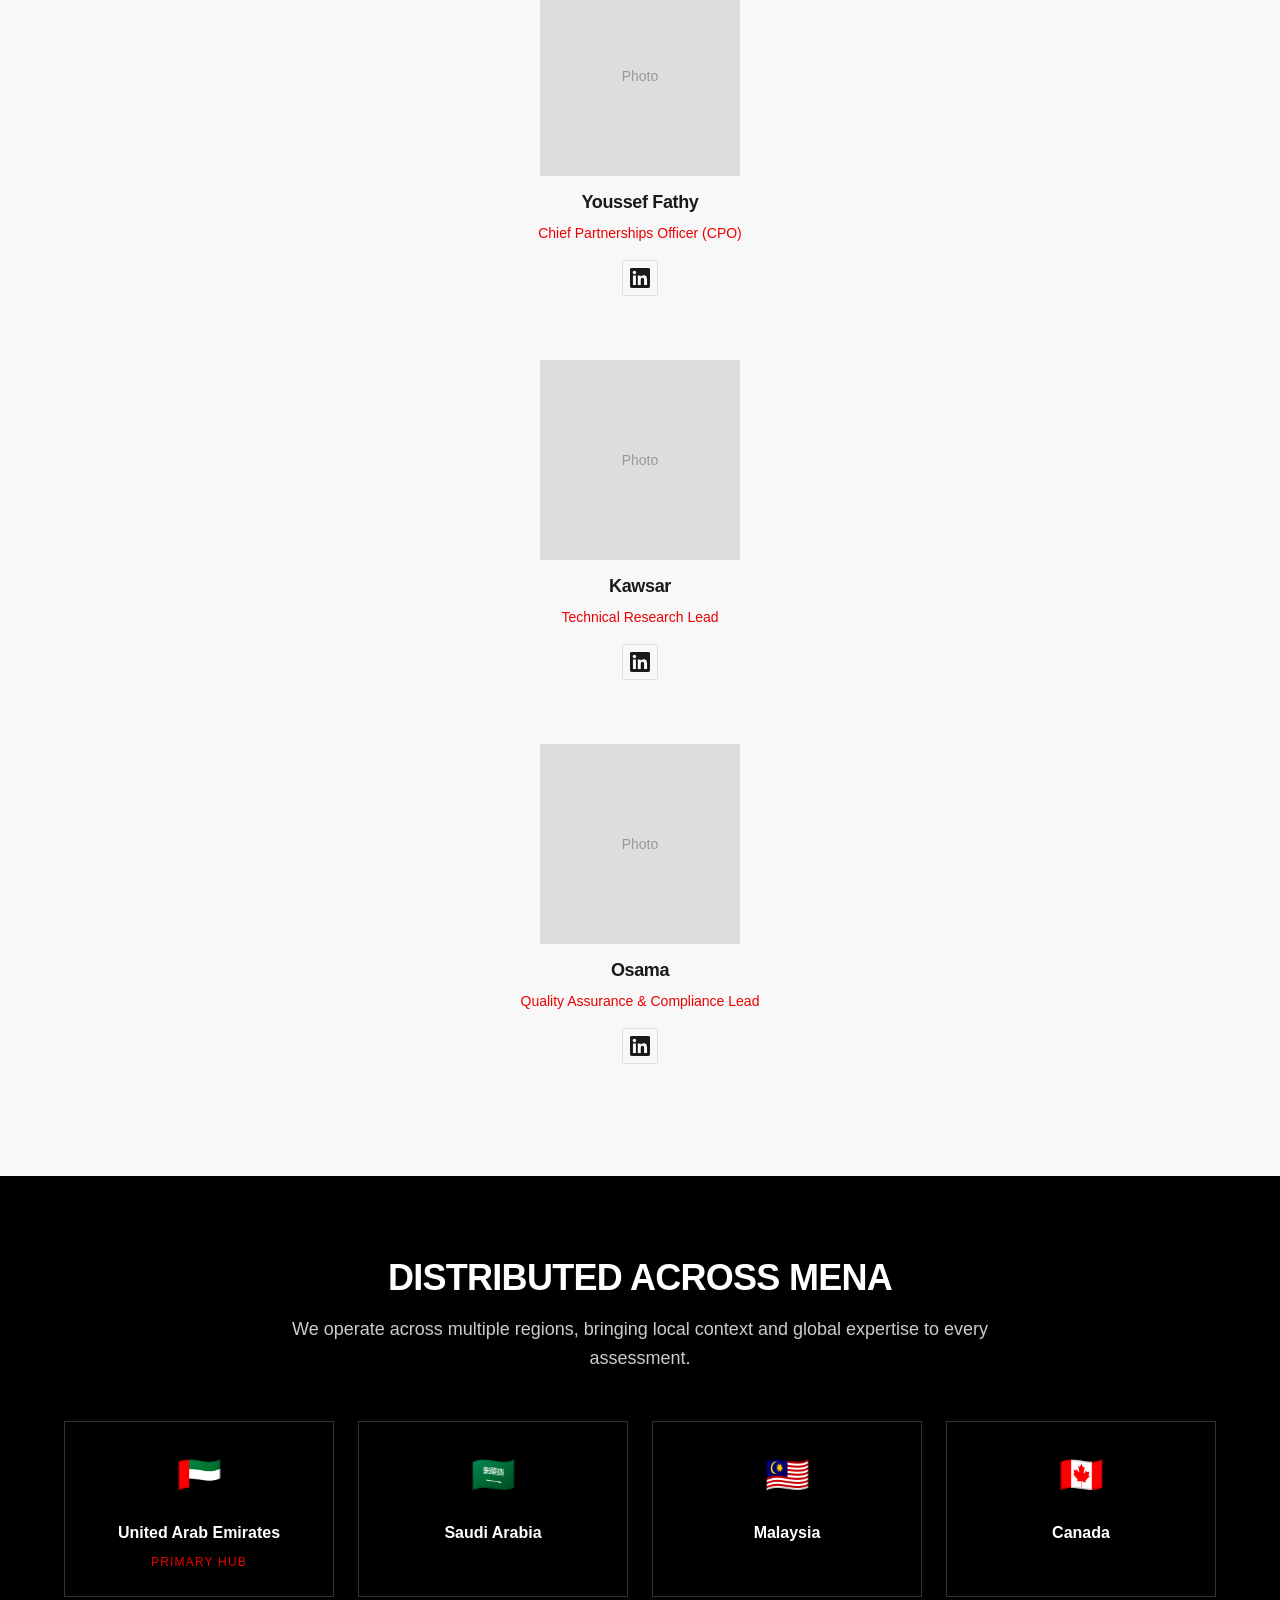
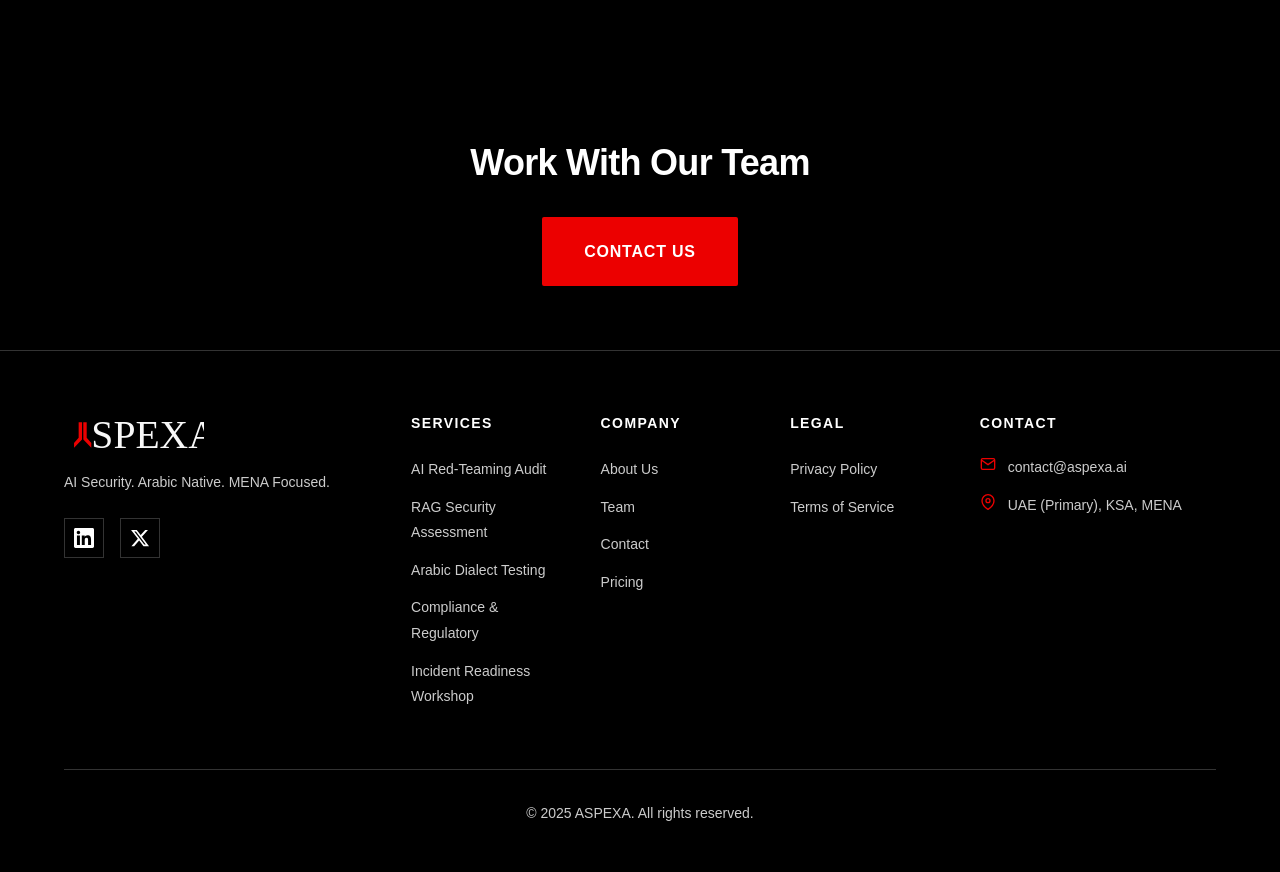
<file: team.html>
<!DOCTYPE html>
<html lang="en">
<head>
  <meta charset="UTF-8">
  <meta name="viewport" content="width=device-width, initial-scale=1.0">
  <meta name="description" content="Meet the ASPEXA Team - Red-teamers, Arabic linguists, and offensive engineers specializing in AI security across MENA.">
  <meta name="keywords" content="ASPEXA team, AI security experts, red team specialists, Arabic AI security">
  <meta name="author" content="ASPEXA">

  <!-- Open Graph -->
  <meta property="og:title" content="Our Team - ASPEXA">
  <meta property="og:description" content="Red-teamers, Arabic linguists, and offensive engineers specializing in AI security.">
  <meta property="og:type" content="website">
  <meta property="og:url" content="https://aspexa.ai/team">

  <!-- Favicon -->
  <link rel="icon" type="image/png" href="logos/PNG/Snake Icons/Snake Head Icon Red.png">

  <title>Our Team - ASPEXA</title>
  <link rel="stylesheet" href="css/styles.css">
</head>
<body>
  <a href="#main-content" class="skip-link">Skip to main content</a>

  <!-- Navigation -->
  <nav class="navbar" role="navigation" aria-label="Main navigation">
    <div class="container navbar-inner">
      <a href="index.html" class="navbar-logo" aria-label="ASPEXA Home">
        <img src="logos/SVG/Primary Logo/Aspexa_Logo_2025_Primary_White.svg" alt="ASPEXA Logo" width="140" height="40">
      </a>

      <div class="navbar-menu">
        <ul class="navbar-links">
          <li><a href="index.html" class="navbar-link">Home</a></li>
          <li><a href="services.html" class="navbar-link">Services</a></li>
          <li><a href="team.html" class="navbar-link active">Team</a></li>
          <li><a href="about.html" class="navbar-link">About</a></li>
        </ul>
        <a href="contact.html" class="btn btn-primary">Contact Us</a>
      </div>

      <button class="navbar-toggle" aria-label="Toggle menu" aria-expanded="false">
        <span></span>
        <span></span>
        <span></span>
      </button>
    </div>
  </nav>

  <!-- Mobile Menu -->
  <div class="mobile-menu" id="mobile-menu" role="navigation" aria-label="Mobile navigation">
    <ul class="mobile-menu-links">
      <li><a href="index.html" class="mobile-menu-link">Home</a></li>
      <li><a href="services.html" class="mobile-menu-link">Services</a></li>
      <li><a href="team.html" class="mobile-menu-link">Team</a></li>
      <li><a href="about.html" class="mobile-menu-link">About</a></li>
      <li><a href="contact.html" class="mobile-menu-link">Contact</a></li>
      <li><a href="pricing.html" class="mobile-menu-link">Pricing</a></li>
    </ul>
  </div>

  <!-- Main Content -->
  <main id="main-content">
    <!-- Page Header -->
    <section class="page-header section-dark">
      <div class="container">
        <div class="page-header-content">
          <h1 class="page-title">Our Expert Team</h1>
          <p class="page-subtitle">
            Red-teamers, Arabic linguists, and offensive engineers specializing in AI security. Distributed across MENA, building adversarial testing methodology that global firms can't replicate.
          </p>
        </div>
      </div>
    </section>

    <!-- Team Grid -->
    <section class="section section-light">
      <div class="container">
        <div class="team-grid-large">
          <!-- Team Member 1 -->
          <article class="team-card team-card-large">
            <div class="team-card-image">
              <span>Photo</span>
            </div>
            <h2 class="team-card-name">Baraa Al Refai</h2>
            <p class="team-card-role">Co-Founder & Chief Executive Officer (CEO)</p>
            <a href="#" class="team-card-linkedin" aria-label="Baraa Al Refai on LinkedIn" target="_blank" rel="noopener noreferrer">
              <svg width="20" height="20" viewBox="0 0 24 24" fill="currentColor" aria-hidden="true">
                <path d="M20.447 20.452h-3.554v-5.569c0-1.328-.027-3.037-1.852-3.037-1.853 0-2.136 1.445-2.136 2.939v5.667H9.351V9h3.414v1.561h.046c.477-.9 1.637-1.85 3.37-1.85 3.601 0 4.267 2.37 4.267 5.455v6.286zM5.337 7.433c-1.144 0-2.063-.926-2.063-2.065 0-1.138.92-2.063 2.063-2.063 1.14 0 2.064.925 2.064 2.063 0 1.139-.925 2.065-2.064 2.065zm1.782 13.019H3.555V9h3.564v11.452zM22.225 0H1.771C.792 0 0 .774 0 1.729v20.542C0 23.227.792 24 1.771 24h20.451C23.2 24 24 23.227 24 22.271V1.729C24 .774 23.2 0 22.222 0h.003z"/>
              </svg>
            </a>
          </article>

          <!-- Team Member 2 -->
          <article class="team-card team-card-large">
            <div class="team-card-image">
              <span>Photo</span>
            </div>
            <h2 class="team-card-name">Abdulrahman Ali</h2>
            <p class="team-card-role">Co-Founder & Chief Technology Officer (CTO)</p>
            <a href="#" class="team-card-linkedin" aria-label="Abdulrahman Ali on LinkedIn" target="_blank" rel="noopener noreferrer">
              <svg width="20" height="20" viewBox="0 0 24 24" fill="currentColor" aria-hidden="true">
                <path d="M20.447 20.452h-3.554v-5.569c0-1.328-.027-3.037-1.852-3.037-1.853 0-2.136 1.445-2.136 2.939v5.667H9.351V9h3.414v1.561h.046c.477-.9 1.637-1.85 3.37-1.85 3.601 0 4.267 2.37 4.267 5.455v6.286zM5.337 7.433c-1.144 0-2.063-.926-2.063-2.065 0-1.138.92-2.063 2.063-2.063 1.14 0 2.064.925 2.064 2.063 0 1.139-.925 2.065-2.064 2.065zm1.782 13.019H3.555V9h3.564v11.452zM22.225 0H1.771C.792 0 0 .774 0 1.729v20.542C0 23.227.792 24 1.771 24h20.451C23.2 24 24 23.227 24 22.271V1.729C24 .774 23.2 0 22.222 0h.003z"/>
              </svg>
            </a>
          </article>

          <!-- Team Member 3 -->
          <article class="team-card team-card-large">
            <div class="team-card-image">
              <span>Photo</span>
            </div>
            <h2 class="team-card-name">Hamza Khaled</h2>
            <p class="team-card-role">Co-Founder & Chief AI Operations Officer (CAIO)</p>
            <a href="#" class="team-card-linkedin" aria-label="Hamza Khaled on LinkedIn" target="_blank" rel="noopener noreferrer">
              <svg width="20" height="20" viewBox="0 0 24 24" fill="currentColor" aria-hidden="true">
                <path d="M20.447 20.452h-3.554v-5.569c0-1.328-.027-3.037-1.852-3.037-1.853 0-2.136 1.445-2.136 2.939v5.667H9.351V9h3.414v1.561h.046c.477-.9 1.637-1.85 3.37-1.85 3.601 0 4.267 2.37 4.267 5.455v6.286zM5.337 7.433c-1.144 0-2.063-.926-2.063-2.065 0-1.138.92-2.063 2.063-2.063 1.14 0 2.064.925 2.064 2.063 0 1.139-.925 2.065-2.064 2.065zm1.782 13.019H3.555V9h3.564v11.452zM22.225 0H1.771C.792 0 0 .774 0 1.729v20.542C0 23.227.792 24 1.771 24h20.451C23.2 24 24 23.227 24 22.271V1.729C24 .774 23.2 0 22.222 0h.003z"/>
              </svg>
            </a>
          </article>

          <!-- Team Member 4 -->
          <article class="team-card team-card-large">
            <div class="team-card-image">
              <span>Photo</span>
            </div>
            <h2 class="team-card-name">Soultan Toure</h2>
            <p class="team-card-role">AI Research & Testing Lead</p>
            <a href="#" class="team-card-linkedin" aria-label="Soultan Toure on LinkedIn" target="_blank" rel="noopener noreferrer">
              <svg width="20" height="20" viewBox="0 0 24 24" fill="currentColor" aria-hidden="true">
                <path d="M20.447 20.452h-3.554v-5.569c0-1.328-.027-3.037-1.852-3.037-1.853 0-2.136 1.445-2.136 2.939v5.667H9.351V9h3.414v1.561h.046c.477-.9 1.637-1.85 3.37-1.85 3.601 0 4.267 2.37 4.267 5.455v6.286zM5.337 7.433c-1.144 0-2.063-.926-2.063-2.065 0-1.138.92-2.063 2.063-2.063 1.14 0 2.064.925 2.064 2.063 0 1.139-.925 2.065-2.064 2.065zm1.782 13.019H3.555V9h3.564v11.452zM22.225 0H1.771C.792 0 0 .774 0 1.729v20.542C0 23.227.792 24 1.771 24h20.451C23.2 24 24 23.227 24 22.271V1.729C24 .774 23.2 0 22.222 0h.003z"/>
              </svg>
            </a>
          </article>

          <!-- Team Member 5 -->
          <article class="team-card team-card-large">
            <div class="team-card-image">
              <span>Photo</span>
            </div>
            <h2 class="team-card-name">Yasser</h2>
            <p class="team-card-role">Senior Red Team & AI Tester</p>
            <a href="#" class="team-card-linkedin" aria-label="Yasser on LinkedIn" target="_blank" rel="noopener noreferrer">
              <svg width="20" height="20" viewBox="0 0 24 24" fill="currentColor" aria-hidden="true">
                <path d="M20.447 20.452h-3.554v-5.569c0-1.328-.027-3.037-1.852-3.037-1.853 0-2.136 1.445-2.136 2.939v5.667H9.351V9h3.414v1.561h.046c.477-.9 1.637-1.85 3.37-1.85 3.601 0 4.267 2.37 4.267 5.455v6.286zM5.337 7.433c-1.144 0-2.063-.926-2.063-2.065 0-1.138.92-2.063 2.063-2.063 1.14 0 2.064.925 2.064 2.063 0 1.139-.925 2.065-2.064 2.065zm1.782 13.019H3.555V9h3.564v11.452zM22.225 0H1.771C.792 0 0 .774 0 1.729v20.542C0 23.227.792 24 1.771 24h20.451C23.2 24 24 23.227 24 22.271V1.729C24 .774 23.2 0 22.222 0h.003z"/>
              </svg>
            </a>
          </article>

          <!-- Team Member 6 -->
          <article class="team-card team-card-large">
            <div class="team-card-image">
              <span>Photo</span>
            </div>
            <h2 class="team-card-name">Mooad Ali</h2>
            <p class="team-card-role">Senior Red Team & AI Tester</p>
            <a href="#" class="team-card-linkedin" aria-label="Mooad Ali on LinkedIn" target="_blank" rel="noopener noreferrer">
              <svg width="20" height="20" viewBox="0 0 24 24" fill="currentColor" aria-hidden="true">
                <path d="M20.447 20.452h-3.554v-5.569c0-1.328-.027-3.037-1.852-3.037-1.853 0-2.136 1.445-2.136 2.939v5.667H9.351V9h3.414v1.561h.046c.477-.9 1.637-1.85 3.37-1.85 3.601 0 4.267 2.37 4.267 5.455v6.286zM5.337 7.433c-1.144 0-2.063-.926-2.063-2.065 0-1.138.92-2.063 2.063-2.063 1.14 0 2.064.925 2.064 2.063 0 1.139-.925 2.065-2.064 2.065zm1.782 13.019H3.555V9h3.564v11.452zM22.225 0H1.771C.792 0 0 .774 0 1.729v20.542C0 23.227.792 24 1.771 24h20.451C23.2 24 24 23.227 24 22.271V1.729C24 .774 23.2 0 22.222 0h.003z"/>
              </svg>
            </a>
          </article>

          <!-- Team Member 7 -->
          <article class="team-card team-card-large">
            <div class="team-card-image">
              <span>Photo</span>
            </div>
            <h2 class="team-card-name">Abdullah Othman</h2>
            <p class="team-card-role">Chief Financial Officer (CFO)</p>
            <a href="#" class="team-card-linkedin" aria-label="Abdullah Othman on LinkedIn" target="_blank" rel="noopener noreferrer">
              <svg width="20" height="20" viewBox="0 0 24 24" fill="currentColor" aria-hidden="true">
                <path d="M20.447 20.452h-3.554v-5.569c0-1.328-.027-3.037-1.852-3.037-1.853 0-2.136 1.445-2.136 2.939v5.667H9.351V9h3.414v1.561h.046c.477-.9 1.637-1.85 3.37-1.85 3.601 0 4.267 2.37 4.267 5.455v6.286zM5.337 7.433c-1.144 0-2.063-.926-2.063-2.065 0-1.138.92-2.063 2.063-2.063 1.14 0 2.064.925 2.064 2.063 0 1.139-.925 2.065-2.064 2.065zm1.782 13.019H3.555V9h3.564v11.452zM22.225 0H1.771C.792 0 0 .774 0 1.729v20.542C0 23.227.792 24 1.771 24h20.451C23.2 24 24 23.227 24 22.271V1.729C24 .774 23.2 0 22.222 0h.003z"/>
              </svg>
            </a>
          </article>

          <!-- Team Member 8 -->
          <article class="team-card team-card-large">
            <div class="team-card-image">
              <span>Photo</span>
            </div>
            <h2 class="team-card-name">Youssef Fathy</h2>
            <p class="team-card-role">Chief Partnerships Officer (CPO)</p>
            <a href="#" class="team-card-linkedin" aria-label="Youssef Fathy on LinkedIn" target="_blank" rel="noopener noreferrer">
              <svg width="20" height="20" viewBox="0 0 24 24" fill="currentColor" aria-hidden="true">
                <path d="M20.447 20.452h-3.554v-5.569c0-1.328-.027-3.037-1.852-3.037-1.853 0-2.136 1.445-2.136 2.939v5.667H9.351V9h3.414v1.561h.046c.477-.9 1.637-1.85 3.37-1.85 3.601 0 4.267 2.37 4.267 5.455v6.286zM5.337 7.433c-1.144 0-2.063-.926-2.063-2.065 0-1.138.92-2.063 2.063-2.063 1.14 0 2.064.925 2.064 2.063 0 1.139-.925 2.065-2.064 2.065zm1.782 13.019H3.555V9h3.564v11.452zM22.225 0H1.771C.792 0 0 .774 0 1.729v20.542C0 23.227.792 24 1.771 24h20.451C23.2 24 24 23.227 24 22.271V1.729C24 .774 23.2 0 22.222 0h.003z"/>
              </svg>
            </a>
          </article>

          <!-- Team Member 9 -->
          <article class="team-card team-card-large">
            <div class="team-card-image">
              <span>Photo</span>
            </div>
            <h2 class="team-card-name">Kawsar</h2>
            <p class="team-card-role">Technical Research Lead</p>
            <a href="#" class="team-card-linkedin" aria-label="Kawsar on LinkedIn" target="_blank" rel="noopener noreferrer">
              <svg width="20" height="20" viewBox="0 0 24 24" fill="currentColor" aria-hidden="true">
                <path d="M20.447 20.452h-3.554v-5.569c0-1.328-.027-3.037-1.852-3.037-1.853 0-2.136 1.445-2.136 2.939v5.667H9.351V9h3.414v1.561h.046c.477-.9 1.637-1.85 3.37-1.85 3.601 0 4.267 2.37 4.267 5.455v6.286zM5.337 7.433c-1.144 0-2.063-.926-2.063-2.065 0-1.138.92-2.063 2.063-2.063 1.14 0 2.064.925 2.064 2.063 0 1.139-.925 2.065-2.064 2.065zm1.782 13.019H3.555V9h3.564v11.452zM22.225 0H1.771C.792 0 0 .774 0 1.729v20.542C0 23.227.792 24 1.771 24h20.451C23.2 24 24 23.227 24 22.271V1.729C24 .774 23.2 0 22.222 0h.003z"/>
              </svg>
            </a>
          </article>

          <!-- Team Member 10 -->
          <article class="team-card team-card-large">
            <div class="team-card-image">
              <span>Photo</span>
            </div>
            <h2 class="team-card-name">Osama</h2>
            <p class="team-card-role">Quality Assurance & Compliance Lead</p>
            <a href="#" class="team-card-linkedin" aria-label="Osama on LinkedIn" target="_blank" rel="noopener noreferrer">
              <svg width="20" height="20" viewBox="0 0 24 24" fill="currentColor" aria-hidden="true">
                <path d="M20.447 20.452h-3.554v-5.569c0-1.328-.027-3.037-1.852-3.037-1.853 0-2.136 1.445-2.136 2.939v5.667H9.351V9h3.414v1.561h.046c.477-.9 1.637-1.85 3.37-1.85 3.601 0 4.267 2.37 4.267 5.455v6.286zM5.337 7.433c-1.144 0-2.063-.926-2.063-2.065 0-1.138.92-2.063 2.063-2.063 1.14 0 2.064.925 2.064 2.063 0 1.139-.925 2.065-2.064 2.065zm1.782 13.019H3.555V9h3.564v11.452zM22.225 0H1.771C.792 0 0 .774 0 1.729v20.542C0 23.227.792 24 1.771 24h20.451C23.2 24 24 23.227 24 22.271V1.729C24 .774 23.2 0 22.222 0h.003z"/>
              </svg>
            </a>
          </article>
        </div>
      </div>
    </section>

    <!-- Distributed Team Section -->
    <section class="section section-dark">
      <div class="container">
        <div class="section-header text-center">
          <h2 class="section-title">Distributed Across MENA</h2>
          <p class="section-subtitle" style="margin: 0 auto;">
            We operate across multiple regions, bringing local context and global expertise to every assessment.
          </p>
        </div>

        <div class="location-grid">
          <div class="location-card">
            <div class="location-flag" aria-hidden="true">&#127462;&#127466;</div>
            <div class="location-name">United Arab Emirates</div>
            <div class="location-primary">Primary Hub</div>
          </div>
          <div class="location-card">
            <div class="location-flag" aria-hidden="true">&#127480;&#127462;</div>
            <div class="location-name">Saudi Arabia</div>
          </div>
          <div class="location-card">
            <div class="location-flag" aria-hidden="true">&#127474;&#127486;</div>
            <div class="location-name">Malaysia</div>
          </div>
          <div class="location-card">
            <div class="location-flag" aria-hidden="true">&#127464;&#127462;</div>
            <div class="location-name">Canada</div>
          </div>
        </div>
      </div>
    </section>

    <!-- CTA Section -->
    <section class="cta-section section-dark">
      <div class="container">
        <h2 class="cta-title">Work With Our Team</h2>
        <div class="cta-buttons">
          <a href="contact.html" class="btn btn-primary btn-lg">Contact Us</a>
        </div>
      </div>
    </section>
  </main>

  <!-- Footer -->
  <footer class="footer" role="contentinfo">
    <div class="container">
      <div class="footer-grid">
        <div class="footer-brand">
          <img src="logos/SVG/Primary Logo/Aspexa_Logo_2025_Primary_White.svg" alt="ASPEXA" class="footer-brand-logo" width="140" height="40">
          <p class="footer-tagline">AI Security. Arabic Native. MENA Focused.</p>
          <div class="footer-social">
            <a href="https://linkedin.com/company/aspexa" aria-label="LinkedIn" target="_blank" rel="noopener noreferrer">
              <svg width="20" height="20" viewBox="0 0 24 24" fill="currentColor" aria-hidden="true">
                <path d="M20.447 20.452h-3.554v-5.569c0-1.328-.027-3.037-1.852-3.037-1.853 0-2.136 1.445-2.136 2.939v5.667H9.351V9h3.414v1.561h.046c.477-.9 1.637-1.85 3.37-1.85 3.601 0 4.267 2.37 4.267 5.455v6.286zM5.337 7.433c-1.144 0-2.063-.926-2.063-2.065 0-1.138.92-2.063 2.063-2.063 1.14 0 2.064.925 2.064 2.063 0 1.139-.925 2.065-2.064 2.065zm1.782 13.019H3.555V9h3.564v11.452zM22.225 0H1.771C.792 0 0 .774 0 1.729v20.542C0 23.227.792 24 1.771 24h20.451C23.2 24 24 23.227 24 22.271V1.729C24 .774 23.2 0 22.222 0h.003z"/>
              </svg>
            </a>
            <a href="https://twitter.com/aspexa_ai" aria-label="Twitter" target="_blank" rel="noopener noreferrer">
              <svg width="20" height="20" viewBox="0 0 24 24" fill="currentColor" aria-hidden="true">
                <path d="M18.244 2.25h3.308l-7.227 8.26 8.502 11.24H16.17l-5.214-6.817L4.99 21.75H1.68l7.73-8.835L1.254 2.25H8.08l4.713 6.231zm-1.161 17.52h1.833L7.084 4.126H5.117z"/>
              </svg>
            </a>
          </div>
        </div>

        <div>
          <h3 class="footer-heading">Services</h3>
          <ul class="footer-links">
            <li><a href="services.html#red-teaming">AI Red-Teaming Audit</a></li>
            <li><a href="services.html#rag">RAG Security Assessment</a></li>
            <li><a href="services.html#arabic">Arabic Dialect Testing</a></li>
            <li><a href="services.html#compliance">Compliance & Regulatory</a></li>
            <li><a href="services.html#workshop">Incident Readiness Workshop</a></li>
          </ul>
        </div>

        <div>
          <h3 class="footer-heading">Company</h3>
          <ul class="footer-links">
            <li><a href="about.html">About Us</a></li>
            <li><a href="team.html">Team</a></li>
            <li><a href="contact.html">Contact</a></li>
            <li><a href="pricing.html">Pricing</a></li>
          </ul>
        </div>

        <div>
          <h3 class="footer-heading">Legal</h3>
          <ul class="footer-links">
            <li><a href="privacy.html">Privacy Policy</a></li>
            <li><a href="terms.html">Terms of Service</a></li>
          </ul>
        </div>

        <div>
          <h3 class="footer-heading">Contact</h3>
          <div class="footer-contact-item">
            <svg width="16" height="16" viewBox="0 0 24 24" fill="none" stroke="currentColor" stroke-width="2" aria-hidden="true">
              <path d="M4 4h16c1.1 0 2 .9 2 2v12c0 1.1-.9 2-2 2H4c-1.1 0-2-.9-2-2V6c0-1.1.9-2 2-2z"></path>
              <polyline points="22,6 12,13 2,6"></polyline>
            </svg>
            <span>contact@aspexa.ai</span>
          </div>
          <div class="footer-contact-item">
            <svg width="16" height="16" viewBox="0 0 24 24" fill="none" stroke="currentColor" stroke-width="2" aria-hidden="true">
              <path d="M21 10c0 7-9 13-9 13s-9-6-9-13a9 9 0 0 1 18 0z"></path>
              <circle cx="12" cy="10" r="3"></circle>
            </svg>
            <span>UAE (Primary), KSA, MENA</span>
          </div>
        </div>
      </div>

      <div class="footer-bottom">
        <p>&copy; 2025 ASPEXA. All rights reserved.</p>
      </div>
    </div>
  </footer>

  <script src="js/main.js"></script>
</body>
</html>
</file>
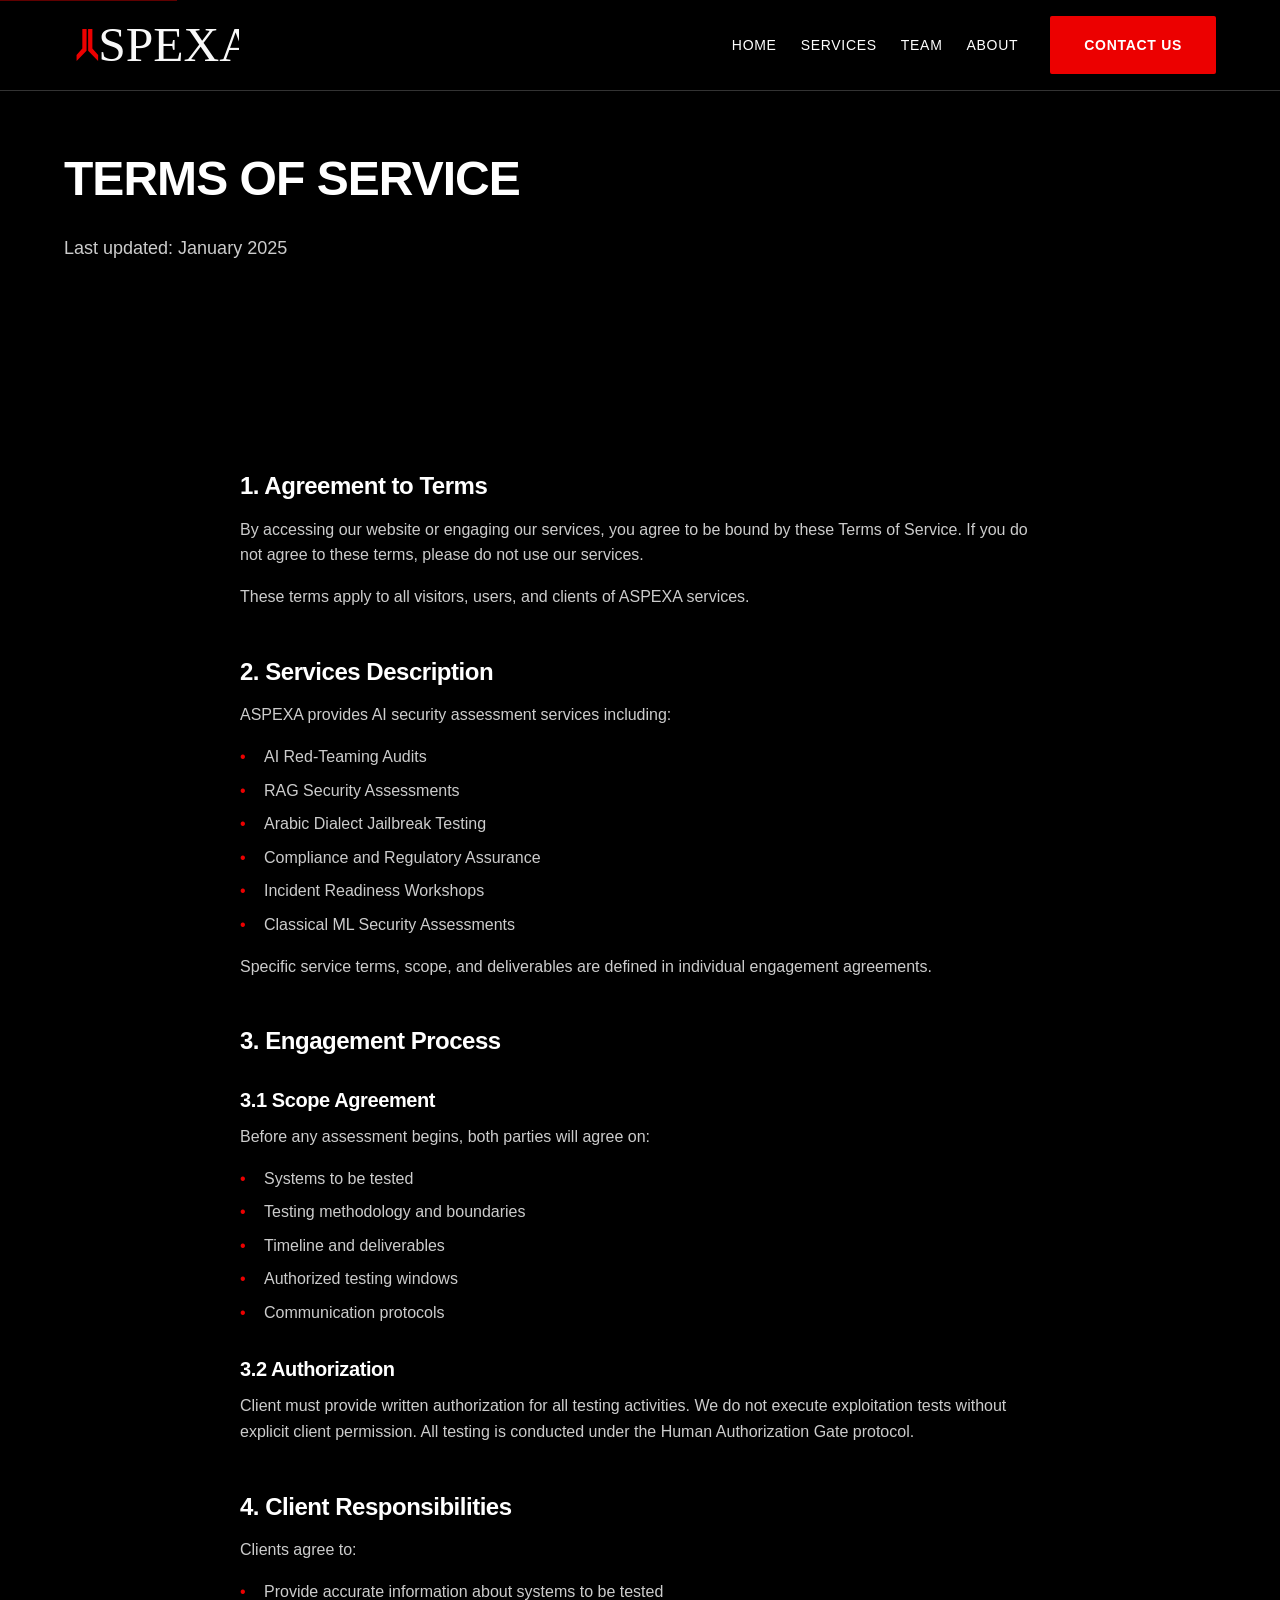
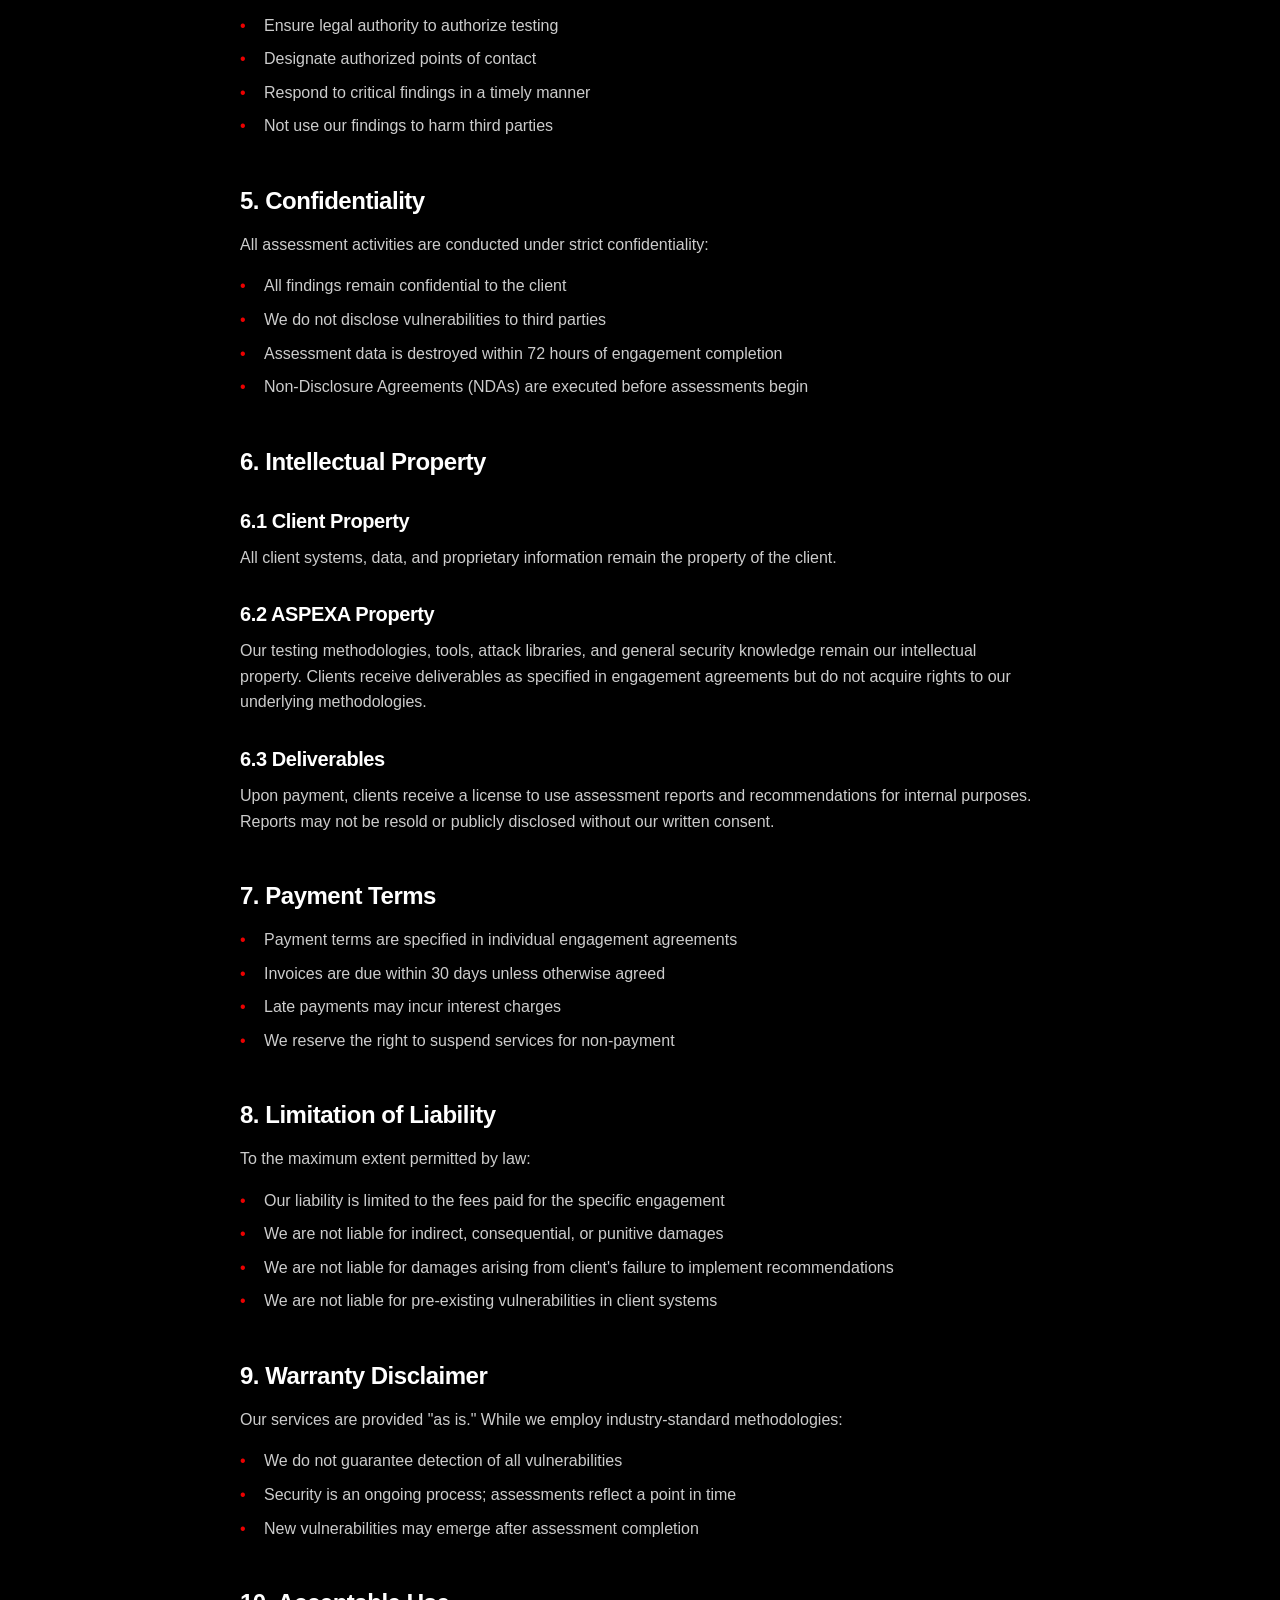
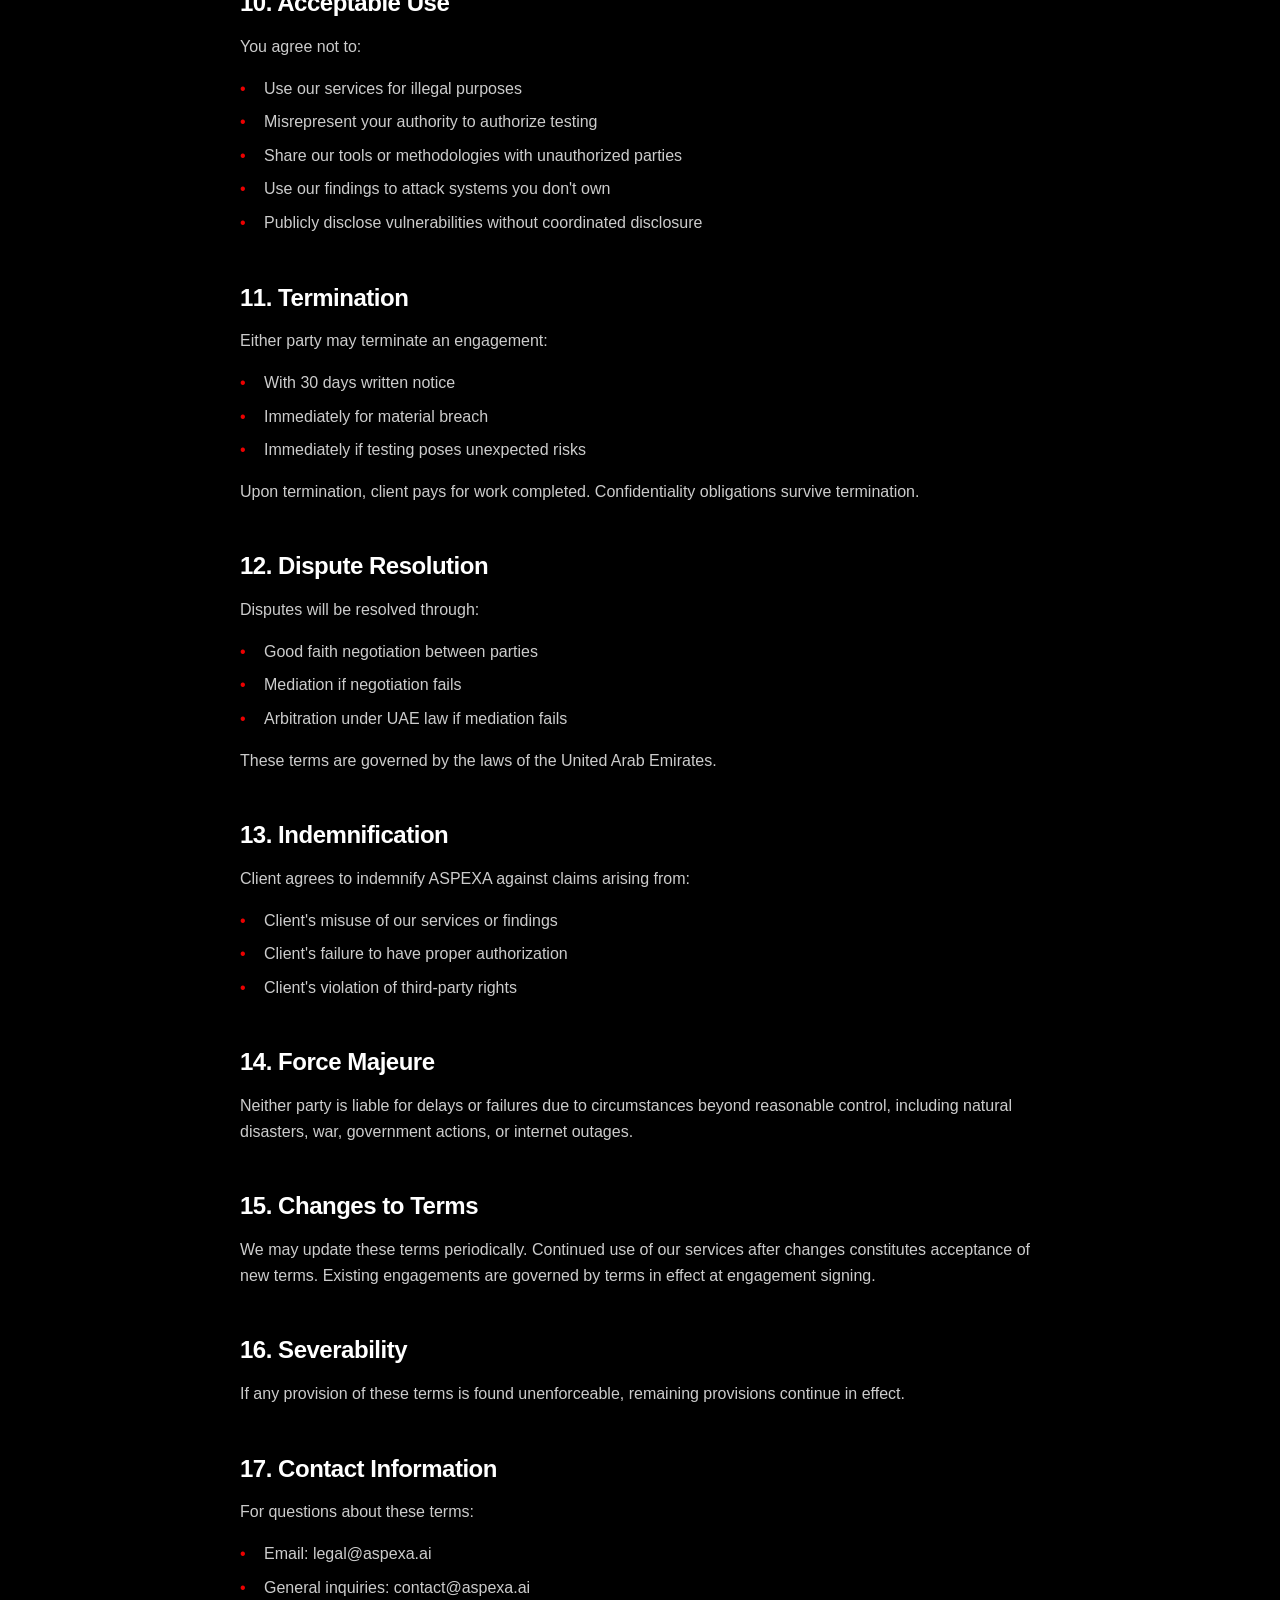
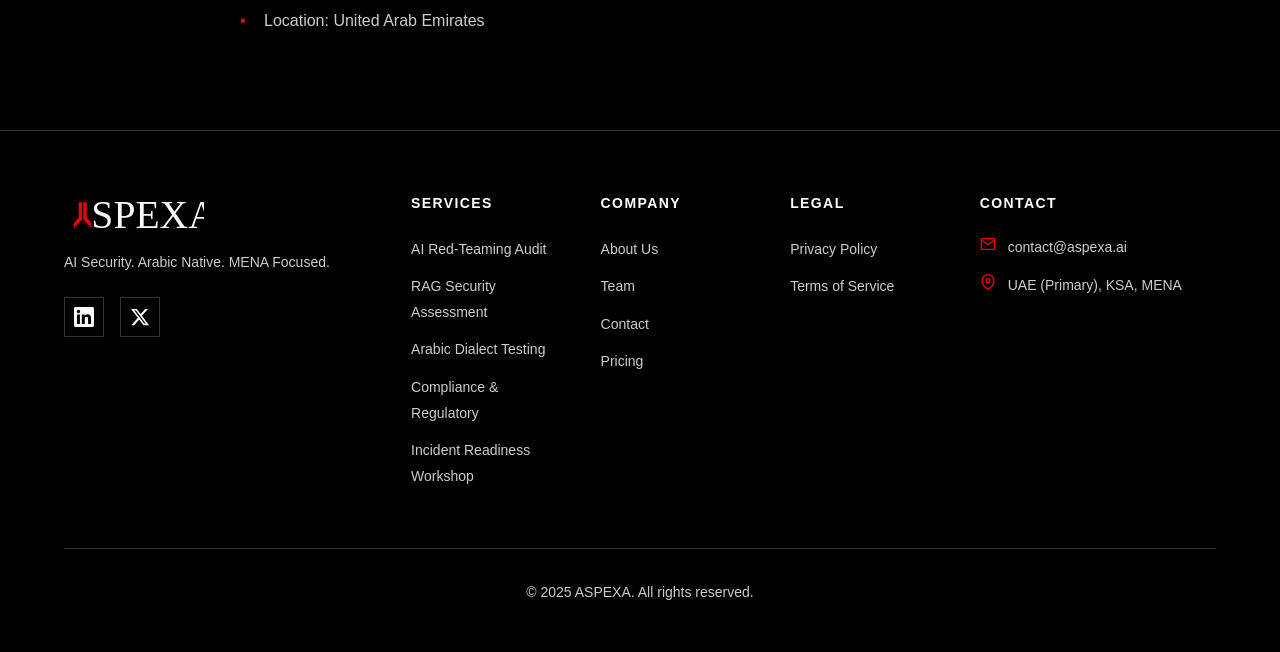
<file: terms.html>
<!DOCTYPE html>
<html lang="en">
<head>
  <meta charset="UTF-8">
  <meta name="viewport" content="width=device-width, initial-scale=1.0">
  <meta name="description" content="ASPEXA Terms of Service - Terms and conditions for using our AI security services.">
  <meta name="keywords" content="ASPEXA terms of service, service agreement, terms and conditions">
  <meta name="author" content="ASPEXA">

  <!-- Favicon -->
  <link rel="icon" type="image/png" href="logos/PNG/Snake Icons/Snake Head Icon Red.png">

  <title>Terms of Service - ASPEXA</title>
  <link rel="stylesheet" href="css/styles.css">
</head>
<body>
  <a href="#main-content" class="skip-link">Skip to main content</a>

  <!-- Navigation -->
  <nav class="navbar" role="navigation" aria-label="Main navigation">
    <div class="container navbar-inner">
      <a href="index.html" class="navbar-logo" aria-label="ASPEXA Home">
        <img src="logos/SVG/Primary Logo/Aspexa_Logo_2025_Primary_White.svg" alt="ASPEXA Logo" width="140" height="40">
      </a>

      <div class="navbar-menu">
        <ul class="navbar-links">
          <li><a href="index.html" class="navbar-link">Home</a></li>
          <li><a href="services.html" class="navbar-link">Services</a></li>
          <li><a href="team.html" class="navbar-link">Team</a></li>
          <li><a href="about.html" class="navbar-link">About</a></li>
        </ul>
        <a href="contact.html" class="btn btn-primary">Contact Us</a>
      </div>

      <button class="navbar-toggle" aria-label="Toggle menu" aria-expanded="false">
        <span></span>
        <span></span>
        <span></span>
      </button>
    </div>
  </nav>

  <!-- Mobile Menu -->
  <div class="mobile-menu" id="mobile-menu" role="navigation" aria-label="Mobile navigation">
    <ul class="mobile-menu-links">
      <li><a href="index.html" class="mobile-menu-link">Home</a></li>
      <li><a href="services.html" class="mobile-menu-link">Services</a></li>
      <li><a href="team.html" class="mobile-menu-link">Team</a></li>
      <li><a href="about.html" class="mobile-menu-link">About</a></li>
      <li><a href="contact.html" class="mobile-menu-link">Contact</a></li>
      <li><a href="pricing.html" class="mobile-menu-link">Pricing</a></li>
    </ul>
  </div>

  <!-- Main Content -->
  <main id="main-content">
    <!-- Page Header -->
    <section class="page-header section-dark">
      <div class="container">
        <div class="page-header-content">
          <h1 class="page-title">Terms of Service</h1>
          <p class="page-subtitle">
            Last updated: January 2025
          </p>
        </div>
      </div>
    </section>

    <!-- Terms Content -->
    <section class="section section-dark">
      <div class="container">
        <div class="legal-content">
          <h2>1. Agreement to Terms</h2>
          <p>By accessing our website or engaging our services, you agree to be bound by these Terms of Service. If you do not agree to these terms, please do not use our services.</p>
          <p>These terms apply to all visitors, users, and clients of ASPEXA services.</p>

          <h2>2. Services Description</h2>
          <p>ASPEXA provides AI security assessment services including:</p>
          <ul>
            <li>AI Red-Teaming Audits</li>
            <li>RAG Security Assessments</li>
            <li>Arabic Dialect Jailbreak Testing</li>
            <li>Compliance and Regulatory Assurance</li>
            <li>Incident Readiness Workshops</li>
            <li>Classical ML Security Assessments</li>
          </ul>
          <p>Specific service terms, scope, and deliverables are defined in individual engagement agreements.</p>

          <h2>3. Engagement Process</h2>
          <h3>3.1 Scope Agreement</h3>
          <p>Before any assessment begins, both parties will agree on:</p>
          <ul>
            <li>Systems to be tested</li>
            <li>Testing methodology and boundaries</li>
            <li>Timeline and deliverables</li>
            <li>Authorized testing windows</li>
            <li>Communication protocols</li>
          </ul>

          <h3>3.2 Authorization</h3>
          <p>Client must provide written authorization for all testing activities. We do not execute exploitation tests without explicit client permission. All testing is conducted under the Human Authorization Gate protocol.</p>

          <h2>4. Client Responsibilities</h2>
          <p>Clients agree to:</p>
          <ul>
            <li>Provide accurate information about systems to be tested</li>
            <li>Ensure legal authority to authorize testing</li>
            <li>Designate authorized points of contact</li>
            <li>Respond to critical findings in a timely manner</li>
            <li>Not use our findings to harm third parties</li>
          </ul>

          <h2>5. Confidentiality</h2>
          <p>All assessment activities are conducted under strict confidentiality:</p>
          <ul>
            <li>All findings remain confidential to the client</li>
            <li>We do not disclose vulnerabilities to third parties</li>
            <li>Assessment data is destroyed within 72 hours of engagement completion</li>
            <li>Non-Disclosure Agreements (NDAs) are executed before assessments begin</li>
          </ul>

          <h2>6. Intellectual Property</h2>
          <h3>6.1 Client Property</h3>
          <p>All client systems, data, and proprietary information remain the property of the client.</p>

          <h3>6.2 ASPEXA Property</h3>
          <p>Our testing methodologies, tools, attack libraries, and general security knowledge remain our intellectual property. Clients receive deliverables as specified in engagement agreements but do not acquire rights to our underlying methodologies.</p>

          <h3>6.3 Deliverables</h3>
          <p>Upon payment, clients receive a license to use assessment reports and recommendations for internal purposes. Reports may not be resold or publicly disclosed without our written consent.</p>

          <h2>7. Payment Terms</h2>
          <ul>
            <li>Payment terms are specified in individual engagement agreements</li>
            <li>Invoices are due within 30 days unless otherwise agreed</li>
            <li>Late payments may incur interest charges</li>
            <li>We reserve the right to suspend services for non-payment</li>
          </ul>

          <h2>8. Limitation of Liability</h2>
          <p>To the maximum extent permitted by law:</p>
          <ul>
            <li>Our liability is limited to the fees paid for the specific engagement</li>
            <li>We are not liable for indirect, consequential, or punitive damages</li>
            <li>We are not liable for damages arising from client's failure to implement recommendations</li>
            <li>We are not liable for pre-existing vulnerabilities in client systems</li>
          </ul>

          <h2>9. Warranty Disclaimer</h2>
          <p>Our services are provided "as is." While we employ industry-standard methodologies:</p>
          <ul>
            <li>We do not guarantee detection of all vulnerabilities</li>
            <li>Security is an ongoing process; assessments reflect a point in time</li>
            <li>New vulnerabilities may emerge after assessment completion</li>
          </ul>

          <h2>10. Acceptable Use</h2>
          <p>You agree not to:</p>
          <ul>
            <li>Use our services for illegal purposes</li>
            <li>Misrepresent your authority to authorize testing</li>
            <li>Share our tools or methodologies with unauthorized parties</li>
            <li>Use our findings to attack systems you don't own</li>
            <li>Publicly disclose vulnerabilities without coordinated disclosure</li>
          </ul>

          <h2>11. Termination</h2>
          <p>Either party may terminate an engagement:</p>
          <ul>
            <li>With 30 days written notice</li>
            <li>Immediately for material breach</li>
            <li>Immediately if testing poses unexpected risks</li>
          </ul>
          <p>Upon termination, client pays for work completed. Confidentiality obligations survive termination.</p>

          <h2>12. Dispute Resolution</h2>
          <p>Disputes will be resolved through:</p>
          <ul>
            <li>Good faith negotiation between parties</li>
            <li>Mediation if negotiation fails</li>
            <li>Arbitration under UAE law if mediation fails</li>
          </ul>
          <p>These terms are governed by the laws of the United Arab Emirates.</p>

          <h2>13. Indemnification</h2>
          <p>Client agrees to indemnify ASPEXA against claims arising from:</p>
          <ul>
            <li>Client's misuse of our services or findings</li>
            <li>Client's failure to have proper authorization</li>
            <li>Client's violation of third-party rights</li>
          </ul>

          <h2>14. Force Majeure</h2>
          <p>Neither party is liable for delays or failures due to circumstances beyond reasonable control, including natural disasters, war, government actions, or internet outages.</p>

          <h2>15. Changes to Terms</h2>
          <p>We may update these terms periodically. Continued use of our services after changes constitutes acceptance of new terms. Existing engagements are governed by terms in effect at engagement signing.</p>

          <h2>16. Severability</h2>
          <p>If any provision of these terms is found unenforceable, remaining provisions continue in effect.</p>

          <h2>17. Contact Information</h2>
          <p>For questions about these terms:</p>
          <ul>
            <li>Email: legal@aspexa.ai</li>
            <li>General inquiries: contact@aspexa.ai</li>
            <li>Location: United Arab Emirates</li>
          </ul>
        </div>
      </div>
    </section>
  </main>

  <!-- Footer -->
  <footer class="footer" role="contentinfo">
    <div class="container">
      <div class="footer-grid">
        <div class="footer-brand">
          <img src="logos/SVG/Primary Logo/Aspexa_Logo_2025_Primary_White.svg" alt="ASPEXA" class="footer-brand-logo" width="140" height="40">
          <p class="footer-tagline">AI Security. Arabic Native. MENA Focused.</p>
          <div class="footer-social">
            <a href="https://linkedin.com/company/aspexa" aria-label="LinkedIn" target="_blank" rel="noopener noreferrer">
              <svg width="20" height="20" viewBox="0 0 24 24" fill="currentColor" aria-hidden="true">
                <path d="M20.447 20.452h-3.554v-5.569c0-1.328-.027-3.037-1.852-3.037-1.853 0-2.136 1.445-2.136 2.939v5.667H9.351V9h3.414v1.561h.046c.477-.9 1.637-1.85 3.37-1.85 3.601 0 4.267 2.37 4.267 5.455v6.286zM5.337 7.433c-1.144 0-2.063-.926-2.063-2.065 0-1.138.92-2.063 2.063-2.063 1.14 0 2.064.925 2.064 2.063 0 1.139-.925 2.065-2.064 2.065zm1.782 13.019H3.555V9h3.564v11.452zM22.225 0H1.771C.792 0 0 .774 0 1.729v20.542C0 23.227.792 24 1.771 24h20.451C23.2 24 24 23.227 24 22.271V1.729C24 .774 23.2 0 22.222 0h.003z"/>
              </svg>
            </a>
            <a href="https://twitter.com/aspexa_ai" aria-label="Twitter" target="_blank" rel="noopener noreferrer">
              <svg width="20" height="20" viewBox="0 0 24 24" fill="currentColor" aria-hidden="true">
                <path d="M18.244 2.25h3.308l-7.227 8.26 8.502 11.24H16.17l-5.214-6.817L4.99 21.75H1.68l7.73-8.835L1.254 2.25H8.08l4.713 6.231zm-1.161 17.52h1.833L7.084 4.126H5.117z"/>
              </svg>
            </a>
          </div>
        </div>

        <div>
          <h3 class="footer-heading">Services</h3>
          <ul class="footer-links">
            <li><a href="services.html#red-teaming">AI Red-Teaming Audit</a></li>
            <li><a href="services.html#rag">RAG Security Assessment</a></li>
            <li><a href="services.html#arabic">Arabic Dialect Testing</a></li>
            <li><a href="services.html#compliance">Compliance & Regulatory</a></li>
            <li><a href="services.html#workshop">Incident Readiness Workshop</a></li>
          </ul>
        </div>

        <div>
          <h3 class="footer-heading">Company</h3>
          <ul class="footer-links">
            <li><a href="about.html">About Us</a></li>
            <li><a href="team.html">Team</a></li>
            <li><a href="contact.html">Contact</a></li>
            <li><a href="pricing.html">Pricing</a></li>
          </ul>
        </div>

        <div>
          <h3 class="footer-heading">Legal</h3>
          <ul class="footer-links">
            <li><a href="privacy.html">Privacy Policy</a></li>
            <li><a href="terms.html">Terms of Service</a></li>
          </ul>
        </div>

        <div>
          <h3 class="footer-heading">Contact</h3>
          <div class="footer-contact-item">
            <svg width="16" height="16" viewBox="0 0 24 24" fill="none" stroke="currentColor" stroke-width="2" aria-hidden="true">
              <path d="M4 4h16c1.1 0 2 .9 2 2v12c0 1.1-.9 2-2 2H4c-1.1 0-2-.9-2-2V6c0-1.1.9-2 2-2z"></path>
              <polyline points="22,6 12,13 2,6"></polyline>
            </svg>
            <span>contact@aspexa.ai</span>
          </div>
          <div class="footer-contact-item">
            <svg width="16" height="16" viewBox="0 0 24 24" fill="none" stroke="currentColor" stroke-width="2" aria-hidden="true">
              <path d="M21 10c0 7-9 13-9 13s-9-6-9-13a9 9 0 0 1 18 0z"></path>
              <circle cx="12" cy="10" r="3"></circle>
            </svg>
            <span>UAE (Primary), KSA, MENA</span>
          </div>
        </div>
      </div>

      <div class="footer-bottom">
        <p>&copy; 2025 ASPEXA. All rights reserved.</p>
      </div>
    </div>
  </footer>

  <script src="js/main.js"></script>
</body>
</html>
</file>
<file: css/styles.css>
/* ASPEXA Website Stylesheet
   Design: Clean, minimalist, professional cybersecurity aesthetic
   Colors: #000000 (black), #EC0000 (red), #F8F8F8 (light gray)
*/

/* ========================================
   CSS CUSTOM PROPERTIES (Design Tokens)
======================================== */
:root {
  /* Colors */
  --color-primary-black: #000000;
  --color-accent-red: #EC0000;
  --color-light-gray: #F8F8F8;
  --color-white: #FFFFFF;
  --color-text-dark: #1A1A1A;
  --color-text-light: #CCCCCC;
  --color-border: #333333;
  --color-border-light: #E0E0E0;

  /* Typography */
  --font-family: -apple-system, BlinkMacSystemFont, 'Segoe UI', Roboto, Helvetica, Arial, sans-serif;
  --font-family-mono: 'SF Mono', 'Fira Code', 'Fira Mono', Consolas, monospace;

  --font-size-xs: 0.75rem;
  --font-size-sm: 0.875rem;
  --font-size-base: 1rem;
  --font-size-lg: 1.125rem;
  --font-size-xl: 1.25rem;
  --font-size-2xl: 1.5rem;
  --font-size-3xl: 1.875rem;
  --font-size-4xl: 2.25rem;
  --font-size-5xl: 3rem;
  --font-size-6xl: 3.75rem;

  /* Spacing (8px baseline) */
  --space-1: 0.25rem;
  --space-2: 0.5rem;
  --space-3: 0.75rem;
  --space-4: 1rem;
  --space-5: 1.25rem;
  --space-6: 1.5rem;
  --space-8: 2rem;
  --space-10: 2.5rem;
  --space-12: 3rem;
  --space-16: 4rem;
  --space-20: 5rem;
  --space-24: 6rem;

  /* Layout */
  --max-width: 1200px;
  --max-width-narrow: 800px;
  --border-radius: 2px;

  /* Transitions */
  --transition-fast: 150ms ease;
  --transition-base: 200ms ease;
}

/* ========================================
   CSS RESET & BASE STYLES
======================================== */
*, *::before, *::after {
  box-sizing: border-box;
  margin: 0;
  padding: 0;
}

html {
  font-size: 16px;
  scroll-behavior: smooth;
  overflow-x: hidden;
}

body {
  font-family: var(--font-family);
  font-size: var(--font-size-base);
  line-height: 1.6;
  color: var(--color-white);
  background-color: var(--color-primary-black);
  -webkit-font-smoothing: antialiased;
  -moz-osx-font-smoothing: grayscale;
}

img {
  max-width: 100%;
  height: auto;
  display: block;
}

a {
  color: inherit;
  text-decoration: none;
}

ul, ol {
  list-style: none;
}

button, input, textarea, select {
  font-family: inherit;
  font-size: inherit;
}

/* ========================================
   TYPOGRAPHY
======================================== */
h1, h2, h3, h4, h5, h6 {
  font-weight: 700;
  line-height: 1.2;
  letter-spacing: -0.02em;
}

h1 {
  font-size: var(--font-size-5xl);
}

h2 {
  font-size: var(--font-size-4xl);
}

h3 {
  font-size: var(--font-size-2xl);
}

h4 {
  font-size: var(--font-size-xl);
}

h5 {
  font-size: var(--font-size-lg);
}

h6 {
  font-size: var(--font-size-base);
}

p {
  margin-bottom: var(--space-4);
}

.text-uppercase {
  text-transform: uppercase;
  letter-spacing: 0.05em;
}

.text-red {
  color: var(--color-accent-red);
}

.text-gray {
  color: var(--color-text-light);
}

.text-dark {
  color: var(--color-text-dark);
}

/* ========================================
   LAYOUT UTILITIES
======================================== */
.container {
  width: 100%;
  max-width: var(--max-width);
  margin: 0 auto;
  padding: 0 var(--space-6);
}

.container-narrow {
  max-width: var(--max-width-narrow);
}

.section {
  padding: var(--space-20) 0;
}

.section-dark {
  background-color: var(--color-primary-black);
  color: var(--color-white);
}

.section-light {
  background-color: var(--color-light-gray);
  color: var(--color-text-dark);
}

.section-white {
  background-color: var(--color-white);
  color: var(--color-text-dark);
}

/* Grid System */
.grid {
  display: grid;
  gap: var(--space-8);
}

.grid-2 {
  grid-template-columns: repeat(2, 1fr);
}

.grid-3 {
  grid-template-columns: repeat(3, 1fr);
}

.grid-4 {
  grid-template-columns: repeat(4, 1fr);
}

.grid-5 {
  grid-template-columns: repeat(5, 1fr);
}

/* Flexbox Utilities */
.flex {
  display: flex;
}

.flex-col {
  flex-direction: column;
}

.items-center {
  align-items: center;
}

.justify-center {
  justify-content: center;
}

.justify-between {
  justify-content: space-between;
}

.gap-4 {
  gap: var(--space-4);
}

.gap-6 {
  gap: var(--space-6);
}

.gap-8 {
  gap: var(--space-8);
}

.text-center {
  text-align: center;
}

/* ========================================
   BUTTONS
======================================== */
.btn {
  display: inline-flex;
  align-items: center;
  justify-content: center;
  padding: var(--space-4) var(--space-8);
  font-weight: 700;
  text-transform: uppercase;
  letter-spacing: 0.05em;
  font-size: var(--font-size-sm);
  border: 2px solid transparent;
  border-radius: var(--border-radius);
  cursor: pointer;
  transition: background-color var(--transition-fast), color var(--transition-fast), border-color var(--transition-fast);
}

.btn-primary {
  background-color: var(--color-accent-red);
  color: var(--color-white);
  border-color: var(--color-accent-red);
}

.btn-primary:hover {
  background-color: #c70000;
  border-color: #c70000;
}

.btn-secondary {
  background-color: transparent;
  color: var(--color-accent-red);
  border-color: var(--color-accent-red);
}

.btn-secondary:hover {
  background-color: var(--color-accent-red);
  color: var(--color-white);
}

.btn-dark {
  background-color: var(--color-primary-black);
  color: var(--color-white);
  border-color: var(--color-primary-black);
}

.btn-dark:hover {
  background-color: var(--color-text-dark);
  border-color: var(--color-text-dark);
}

.btn-sm {
  padding: var(--space-2) var(--space-4);
  font-size: var(--font-size-xs);
}

.btn-lg {
  padding: var(--space-5) var(--space-10);
  font-size: var(--font-size-base);
}

/* Link Buttons */
.link-arrow {
  display: inline-flex;
  align-items: center;
  gap: var(--space-2);
  color: var(--color-accent-red);
  font-weight: 600;
  font-size: var(--font-size-sm);
}

.link-arrow:hover {
  text-decoration: underline;
}

/* ========================================
   NAVIGATION
======================================== */
.navbar {
  position: fixed;
  top: 0;
  left: 0;
  right: 0;
  z-index: 1000;
  background-color: var(--color-primary-black);
  border-bottom: 1px solid var(--color-border);
  padding: var(--space-4) 0;
}

.navbar-inner {
  display: flex;
  align-items: center;
  justify-content: space-between;
}

.navbar-logo {
  display: flex;
  align-items: center;
}

.navbar-logo img {
  height: 36px;
  width: auto;
  display: block;
}

.navbar-menu {
  display: flex;
  align-items: center;
  gap: var(--space-8);
}

.navbar-links {
  display: flex;
  gap: var(--space-6);
}

.navbar-link {
  font-size: var(--font-size-sm);
  font-weight: 500;
  text-transform: uppercase;
  letter-spacing: 0.05em;
  color: var(--color-white);
  transition: color var(--transition-fast);
}

.navbar-link:hover,
.navbar-link.active {
  color: var(--color-accent-red);
}

.navbar-toggle {
  display: none;
  flex-direction: column;
  gap: 5px;
  background: none;
  border: none;
  cursor: pointer;
  padding: var(--space-2);
}

.navbar-toggle span {
  display: block;
  width: 24px;
  height: 2px;
  background-color: var(--color-white);
  transition: transform var(--transition-fast), opacity var(--transition-fast);
}

/* Mobile Menu */
.mobile-menu {
  display: none;
  position: fixed;
  top: 73px;
  left: 0;
  right: 0;
  bottom: 0;
  background-color: var(--color-primary-black);
  padding: var(--space-8);
  z-index: 999;
}

.mobile-menu.active {
  display: block;
}

.mobile-menu-links {
  display: flex;
  flex-direction: column;
  gap: var(--space-6);
}

.mobile-menu-link {
  font-size: var(--font-size-xl);
  font-weight: 600;
  text-transform: uppercase;
  color: var(--color-white);
  padding: var(--space-4) 0;
  border-bottom: 1px solid var(--color-border);
}

.mobile-menu-link:hover {
  color: var(--color-accent-red);
}

/* ========================================
   HERO SECTION
======================================== */
.hero {
  min-height: 100vh;
  display: flex;
  align-items: center;
  padding-top: 80px;
  background-color: var(--color-primary-black);
}

.hero-grid {
  display: grid;
  grid-template-columns: 1fr 1fr;
  gap: var(--space-12);
  align-items: center;
}

.hero-content {
  max-width: 600px;
}

.hero-headline {
  font-weight: 700;
  text-transform: uppercase;
  margin-bottom: var(--space-8);
  line-height: 1.1;
}

.hero-headline-white {
  display: block;
  font-size: var(--font-size-5xl);
  color: var(--color-white);
}

.hero-headline-red {
  display: block;
  font-size: 4.5rem;
  color: var(--color-accent-red);
  font-weight: 900;
}

.hero-text-container {
  border-left: 3px solid var(--color-accent-red);
  padding-left: var(--space-6);
  margin-bottom: var(--space-8);
}

.hero-subheadline {
  font-size: var(--font-size-base);
  color: var(--color-text-light);
  line-height: 1.7;
  margin-bottom: var(--space-4);
}

.hero-subheadline:last-child {
  margin-bottom: 0;
}

.hero-visual {
  display: flex;
  align-items: center;
  justify-content: center;
  height: 100%;
}

.hero-red-box {
  width: 100%;
  max-width: 520px;
  aspect-ratio: 4/5;
  border: 4px solid var(--color-accent-red);
  background-color: transparent;
}

/* ========================================
   STATS SECTION
======================================== */
.stats-grid {
  display: grid;
  grid-template-columns: repeat(4, 1fr);
  gap: var(--space-6);
}

.stat-card {
  text-align: center;
  padding: var(--space-8);
  border: 1px solid var(--color-border);
}

.stat-number {
  font-size: var(--font-size-5xl);
  font-weight: 700;
  color: var(--color-accent-red);
  margin-bottom: var(--space-2);
}

.stat-label {
  font-size: var(--font-size-sm);
  text-transform: uppercase;
  letter-spacing: 0.1em;
  color: var(--color-text-light);
}

/* ========================================
   CARDS
======================================== */
.card {
  background-color: var(--color-light-gray);
  color: var(--color-text-dark);
  padding: var(--space-8);
  border: 1px solid var(--color-border-light);
}

.card-dark {
  background-color: var(--color-primary-black);
  color: var(--color-white);
  border-color: var(--color-border);
}

.card-title {
  font-size: var(--font-size-xl);
  font-weight: 700;
  margin-bottom: var(--space-4);
}

.card-content {
  font-size: var(--font-size-base);
  line-height: 1.7;
  margin-bottom: var(--space-6);
}

.card-icon {
  width: 48px;
  height: 48px;
  margin-bottom: var(--space-4);
  color: var(--color-accent-red);
}

/* Service Cards */
.service-card {
  padding: var(--space-8);
  background-color: var(--color-light-gray);
  color: var(--color-text-dark);
}

.service-card-title {
  font-size: var(--font-size-2xl);
  font-weight: 700;
  margin-bottom: var(--space-4);
}

.service-card-description {
  margin-bottom: var(--space-6);
  color: var(--color-text-dark);
  line-height: 1.7;
}

.service-card-list {
  margin-bottom: var(--space-6);
}

.service-card-list li {
  position: relative;
  padding-left: var(--space-6);
  margin-bottom: var(--space-2);
  font-size: var(--font-size-sm);
}

.service-card-list li::before {
  content: "";
  position: absolute;
  left: 0;
  top: 8px;
  width: 8px;
  height: 8px;
  background-color: var(--color-accent-red);
}

/* ========================================
   SECTION HEADERS
======================================== */
.section-header {
  margin-bottom: var(--space-12);
}

.section-title {
  font-size: var(--font-size-4xl);
  font-weight: 700;
  text-transform: uppercase;
  margin-bottom: var(--space-4);
}

.section-subtitle {
  font-size: var(--font-size-lg);
  color: var(--color-text-light);
  max-width: 700px;
}

.section-light .section-subtitle {
  color: #666;
}

/* ========================================
   METHODOLOGY / TIMELINE
======================================== */
.timeline {
  position: relative;
}

.timeline-item {
  display: flex;
  gap: var(--space-6);
  padding-bottom: var(--space-8);
}

.timeline-number {
  flex-shrink: 0;
  width: 48px;
  height: 48px;
  display: flex;
  align-items: center;
  justify-content: center;
  background-color: var(--color-accent-red);
  color: var(--color-white);
  font-weight: 700;
  font-size: var(--font-size-lg);
}

.timeline-content h4 {
  font-size: var(--font-size-lg);
  font-weight: 700;
  margin-bottom: var(--space-2);
}

.timeline-content p {
  color: var(--color-text-light);
  font-size: var(--font-size-sm);
}

/* ========================================
   NEWSLETTER
======================================== */
.newsletter {
  background-color: var(--color-primary-black);
  border: 1px solid var(--color-border);
  padding: var(--space-12);
  text-align: center;
}

.newsletter-title {
  font-size: var(--font-size-3xl);
  margin-bottom: var(--space-4);
}

.newsletter-subtitle {
  color: var(--color-text-light);
  margin-bottom: var(--space-8);
  max-width: 600px;
  margin-left: auto;
  margin-right: auto;
}

.newsletter-form {
  display: flex;
  gap: var(--space-4);
  max-width: 500px;
  margin: 0 auto;
}

.newsletter-input {
  flex: 1;
  padding: var(--space-4);
  background-color: var(--color-white);
  border: none;
  color: var(--color-text-dark);
  font-size: var(--font-size-base);
}

.newsletter-input::placeholder {
  color: #999;
}

/* ========================================
   FOOTER
======================================== */
.footer {
  background-color: var(--color-primary-black);
  border-top: 1px solid var(--color-border);
  padding: var(--space-16) 0 var(--space-8);
}

.footer-grid {
  display: grid;
  grid-template-columns: 2fr 1fr 1fr 1fr 1.5fr;
  gap: var(--space-8);
  margin-bottom: var(--space-12);
}

.footer-brand-logo {
  height: 40px;
  margin-bottom: var(--space-4);
}

.footer-tagline {
  color: var(--color-text-light);
  font-size: var(--font-size-sm);
  margin-bottom: var(--space-6);
}

.footer-social {
  display: flex;
  gap: var(--space-4);
}

.footer-social a {
  width: 40px;
  height: 40px;
  display: flex;
  align-items: center;
  justify-content: center;
  border: 1px solid var(--color-border);
  color: var(--color-white);
  transition: background-color var(--transition-fast), color var(--transition-fast);
}

.footer-social a:hover {
  background-color: var(--color-accent-red);
  border-color: var(--color-accent-red);
}

.footer-heading {
  font-size: var(--font-size-sm);
  text-transform: uppercase;
  letter-spacing: 0.1em;
  margin-bottom: var(--space-6);
  color: var(--color-white);
}

.footer-links li {
  margin-bottom: var(--space-3);
}

.footer-links a {
  color: var(--color-text-light);
  font-size: var(--font-size-sm);
  transition: color var(--transition-fast);
}

.footer-links a:hover {
  color: var(--color-accent-red);
}

.footer-contact-item {
  display: flex;
  gap: var(--space-3);
  margin-bottom: var(--space-4);
  color: var(--color-text-light);
  font-size: var(--font-size-sm);
}

.footer-contact-item svg {
  flex-shrink: 0;
  color: var(--color-accent-red);
}

.footer-bottom {
  padding-top: var(--space-8);
  border-top: 1px solid var(--color-border);
  text-align: center;
  color: var(--color-text-light);
  font-size: var(--font-size-sm);
}

/* ========================================
   FORMS
======================================== */
.form-group {
  margin-bottom: var(--space-6);
}

.form-label {
  display: block;
  margin-bottom: var(--space-2);
  font-weight: 600;
  font-size: var(--font-size-sm);
}

.form-input,
.form-select,
.form-textarea {
  width: 100%;
  padding: var(--space-4);
  background-color: var(--color-white);
  border: 1px solid var(--color-border-light);
  color: var(--color-text-dark);
  font-size: var(--font-size-base);
  border-radius: var(--border-radius);
}

.form-input:focus,
.form-select:focus,
.form-textarea:focus {
  outline: none;
  border-color: var(--color-accent-red);
}

.form-textarea {
  min-height: 150px;
  resize: vertical;
}

.form-checkbox {
  display: flex;
  align-items: flex-start;
  gap: var(--space-3);
}

.form-checkbox input {
  margin-top: 4px;
  accent-color: var(--color-accent-red);
}

.form-checkbox label {
  font-size: var(--font-size-sm);
  color: var(--color-text-light);
}

.form-error {
  color: var(--color-accent-red);
  font-size: var(--font-size-sm);
  margin-top: var(--space-2);
}

/* ========================================
   FAQ ACCORDION
======================================== */
.accordion {
  border: 1px solid var(--color-border);
}

.accordion-item {
  border-bottom: 1px solid var(--color-border);
}

.accordion-item:last-child {
  border-bottom: none;
}

.accordion-header {
  width: 100%;
  padding: var(--space-6);
  background: none;
  border: none;
  text-align: left;
  cursor: pointer;
  display: flex;
  justify-content: space-between;
  align-items: center;
  gap: var(--space-4);
  color: var(--color-white);
  font-weight: 600;
  font-size: var(--font-size-base);
}

.accordion-header:hover {
  color: var(--color-accent-red);
}

.accordion-icon {
  flex-shrink: 0;
  width: 20px;
  height: 20px;
  transition: transform var(--transition-base);
}

.accordion-item.active .accordion-icon {
  transform: rotate(45deg);
}

.accordion-content {
  display: none;
  padding: 0 var(--space-6) var(--space-6);
  color: var(--color-text-light);
  line-height: 1.8;
}

.accordion-item.active .accordion-content {
  display: block;
}

/* ========================================
   TEAM CARDS
======================================== */
.team-grid {
  display: grid;
  grid-template-columns: repeat(5, 1fr);
  gap: var(--space-6);
}

.team-card {
  background-color: var(--color-light-gray);
  text-align: center;
  padding: var(--space-6);
}

.team-card-image {
  width: 150px;
  height: 150px;
  margin: 0 auto var(--space-4);
  background-color: #ddd;
  display: flex;
  align-items: center;
  justify-content: center;
  color: #999;
  font-size: var(--font-size-sm);
}

.team-card-image img {
  width: 100%;
  height: 100%;
  object-fit: cover;
}

.team-card-name {
  font-size: var(--font-size-lg);
  font-weight: 700;
  color: var(--color-text-dark);
  margin-bottom: var(--space-2);
}

.team-card-role {
  font-size: var(--font-size-sm);
  color: var(--color-accent-red);
  margin-bottom: var(--space-4);
}

.team-card-linkedin {
  display: inline-flex;
  align-items: center;
  justify-content: center;
  width: 36px;
  height: 36px;
  border: 1px solid var(--color-border-light);
  color: var(--color-text-dark);
  transition: background-color var(--transition-fast), color var(--transition-fast);
}

.team-card-linkedin:hover {
  background-color: var(--color-accent-red);
  border-color: var(--color-accent-red);
  color: var(--color-white);
}

/* Team page - larger cards */
.team-grid-large {
  grid-template-columns: repeat(2, 1fr);
  gap: var(--space-8);
}

.team-card-large {
  padding: var(--space-8);
}

.team-card-large .team-card-image {
  width: 200px;
  height: 200px;
}

/* ========================================
   COMPARISON TABLE
======================================== */
.comparison-table {
  width: 100%;
  border-collapse: collapse;
}

.comparison-table th,
.comparison-table td {
  padding: var(--space-4) var(--space-6);
  text-align: left;
  border: 1px solid var(--color-border);
}

.comparison-table th {
  background-color: rgba(255, 255, 255, 0.05);
  font-weight: 700;
  text-transform: uppercase;
  font-size: var(--font-size-sm);
  letter-spacing: 0.05em;
}

.comparison-table td {
  font-size: var(--font-size-sm);
  color: var(--color-text-light);
}

.comparison-table .highlight {
  background-color: rgba(236, 0, 0, 0.1);
  color: var(--color-white);
}

/* ========================================
   PAGE HEADER
======================================== */
.page-header {
  padding-top: 150px;
  padding-bottom: var(--space-16);
  background-color: var(--color-primary-black);
}

.page-header-content {
  max-width: 800px;
}

.page-title {
  font-size: var(--font-size-5xl);
  font-weight: 700;
  text-transform: uppercase;
  margin-bottom: var(--space-6);
}

.page-subtitle {
  font-size: var(--font-size-lg);
  color: var(--color-text-light);
  line-height: 1.8;
}

/* ========================================
   PRICING CARDS
======================================== */
.pricing-grid {
  display: grid;
  grid-template-columns: repeat(3, 1fr);
  gap: var(--space-8);
}

.pricing-card {
  background-color: var(--color-light-gray);
  color: var(--color-text-dark);
  padding: var(--space-8);
  text-align: center;
}

.pricing-card-tier {
  font-size: var(--font-size-sm);
  text-transform: uppercase;
  letter-spacing: 0.1em;
  color: var(--color-accent-red);
  margin-bottom: var(--space-4);
}

.pricing-card-title {
  font-size: var(--font-size-2xl);
  font-weight: 700;
  margin-bottom: var(--space-4);
}

.pricing-card-duration {
  font-size: var(--font-size-sm);
  color: #666;
  margin-bottom: var(--space-6);
}

.pricing-card-features {
  text-align: left;
  margin-bottom: var(--space-8);
}

.pricing-card-features li {
  padding: var(--space-3) 0;
  border-bottom: 1px solid var(--color-border-light);
  font-size: var(--font-size-sm);
}

.pricing-card-price {
  font-size: var(--font-size-lg);
  font-weight: 600;
  margin-bottom: var(--space-6);
}

/* ========================================
   CONTACT INFO CARDS
======================================== */
.contact-info-grid {
  display: grid;
  grid-template-columns: repeat(3, 1fr);
  gap: var(--space-6);
}

.contact-info-card {
  text-align: center;
  padding: var(--space-8);
  border: 1px solid var(--color-border);
}

.contact-info-icon {
  width: 48px;
  height: 48px;
  margin: 0 auto var(--space-4);
  color: var(--color-accent-red);
}

.contact-info-title {
  font-size: var(--font-size-lg);
  font-weight: 700;
  margin-bottom: var(--space-2);
}

.contact-info-text {
  color: var(--color-text-light);
  font-size: var(--font-size-sm);
}

/* ========================================
   CTA SECTION
======================================== */
.cta-section {
  text-align: center;
  padding: var(--space-16) 0;
  background-color: var(--color-primary-black);
}

.cta-title {
  font-size: var(--font-size-4xl);
  margin-bottom: var(--space-8);
}

.cta-buttons {
  display: flex;
  gap: var(--space-4);
  justify-content: center;
}

/* ========================================
   LEGAL PAGES
======================================== */
.legal-content {
  max-width: 800px;
  margin: 0 auto;
}

.legal-content h2 {
  font-size: var(--font-size-2xl);
  margin-top: var(--space-12);
  margin-bottom: var(--space-4);
}

.legal-content h3 {
  font-size: var(--font-size-xl);
  margin-top: var(--space-8);
  margin-bottom: var(--space-3);
}

.legal-content p {
  color: var(--color-text-light);
  margin-bottom: var(--space-4);
}

.legal-content ul {
  margin-bottom: var(--space-4);
  padding-left: var(--space-6);
}

.legal-content li {
  color: var(--color-text-light);
  margin-bottom: var(--space-2);
  position: relative;
}

.legal-content li::before {
  content: "\2022";
  color: var(--color-accent-red);
  position: absolute;
  left: calc(var(--space-6) * -1);
}

/* ========================================
   LOCATION CARDS
======================================== */
.location-grid {
  display: grid;
  grid-template-columns: repeat(4, 1fr);
  gap: var(--space-6);
}

.location-card {
  text-align: center;
  padding: var(--space-6);
  border: 1px solid var(--color-border);
}

.location-flag {
  font-size: var(--font-size-4xl);
  margin-bottom: var(--space-4);
}

.location-name {
  font-size: var(--font-size-base);
  font-weight: 600;
}

.location-primary {
  color: var(--color-accent-red);
  font-size: var(--font-size-xs);
  text-transform: uppercase;
  letter-spacing: 0.1em;
  margin-top: var(--space-2);
}

/* ========================================
   COMPLIANCE SECTION
======================================== */
.compliance-grid {
  display: grid;
  grid-template-columns: repeat(3, 1fr);
  gap: var(--space-8);
}

.compliance-card h4 {
  font-size: var(--font-size-lg);
  margin-bottom: var(--space-4);
  color: var(--color-accent-red);
}

.compliance-list li {
  display: flex;
  align-items: flex-start;
  gap: var(--space-3);
  margin-bottom: var(--space-3);
  font-size: var(--font-size-sm);
  color: var(--color-text-light);
}

.compliance-list li::before {
  content: "\2713";
  color: var(--color-accent-red);
  font-weight: 700;
}

/* ========================================
   RESPONSIVE STYLES
======================================== */
@media (max-width: 1024px) {
  .grid-5 {
    grid-template-columns: repeat(3, 1fr);
  }

  .team-grid {
    grid-template-columns: repeat(3, 1fr);
  }

  .footer-grid {
    grid-template-columns: repeat(3, 1fr);
  }

  .location-grid {
    grid-template-columns: repeat(2, 1fr);
  }
}

@media (max-width: 768px) {
  .hero-grid {
    grid-template-columns: 1fr;
    gap: var(--space-8);
  }

  .hero-visual {
    order: -1;
  }

  .hero-red-box {
    max-width: 280px;
    aspect-ratio: 1/1;
  }

  .hero-headline-white {
    font-size: var(--font-size-3xl);
  }

  .hero-headline-red {
    font-size: var(--font-size-4xl);
  }

  h1, .hero-headline {
    font-size: var(--font-size-4xl);
  }

  h2, .section-title, .page-title {
    font-size: var(--font-size-3xl);
  }

  .section {
    padding: var(--space-12) 0;
  }

  .navbar-links,
  .navbar-menu .btn {
    display: none;
  }

  .navbar-toggle {
    display: flex;
  }

  .grid-2,
  .grid-3,
  .grid-4,
  .grid-5 {
    grid-template-columns: 1fr;
  }

  .stats-grid {
    grid-template-columns: repeat(2, 1fr);
  }

  .team-grid,
  .team-grid-large {
    grid-template-columns: repeat(2, 1fr);
  }

  .footer-grid {
    grid-template-columns: 1fr;
    text-align: center;
  }

  .footer-brand {
    margin-bottom: var(--space-8);
  }

  .footer-social {
    justify-content: center;
  }

  .pricing-grid {
    grid-template-columns: 1fr;
  }

  .contact-info-grid {
    grid-template-columns: 1fr;
  }

  .newsletter-form {
    flex-direction: column;
  }

  .cta-buttons {
    flex-direction: column;
    align-items: center;
  }

  .compliance-grid {
    grid-template-columns: 1fr;
  }

  .location-grid {
    grid-template-columns: repeat(2, 1fr);
  }

  .comparison-table {
    display: block;
    overflow-x: auto;
  }
}

@media (max-width: 480px) {
  .container {
    padding: 0 var(--space-4);
  }

  h1, .hero-headline {
    font-size: var(--font-size-3xl);
  }

  .stats-grid {
    grid-template-columns: 1fr;
  }

  .team-grid,
  .team-grid-large {
    grid-template-columns: 1fr;
  }

  .location-grid {
    grid-template-columns: 1fr;
  }
}

/* ========================================
   ACCESSIBILITY
======================================== */
.sr-only {
  position: absolute;
  width: 1px;
  height: 1px;
  padding: 0;
  margin: -1px;
  overflow: hidden;
  clip: rect(0, 0, 0, 0);
  white-space: nowrap;
  border: 0;
}

:focus-visible {
  outline: 2px solid var(--color-accent-red);
  outline-offset: 2px;
}

/* Skip to content link */
.skip-link {
  position: absolute;
  top: 0;
  left: 0;
  background: var(--color-accent-red);
  color: var(--color-white);
  padding: var(--space-2) var(--space-4);
  z-index: 9999;
  transform: translateY(-100%);
}

.skip-link:focus {
  transform: translateY(0);
}

/* Reduce motion for users who prefer it */
@media (prefers-reduced-motion: reduce) {
  *,
  *::before,
  *::after {
    animation-duration: 0.01ms !important;
    animation-iteration-count: 1 !important;
    transition-duration: 0.01ms !important;
    scroll-behavior: auto !important;
  }
}
</file>
